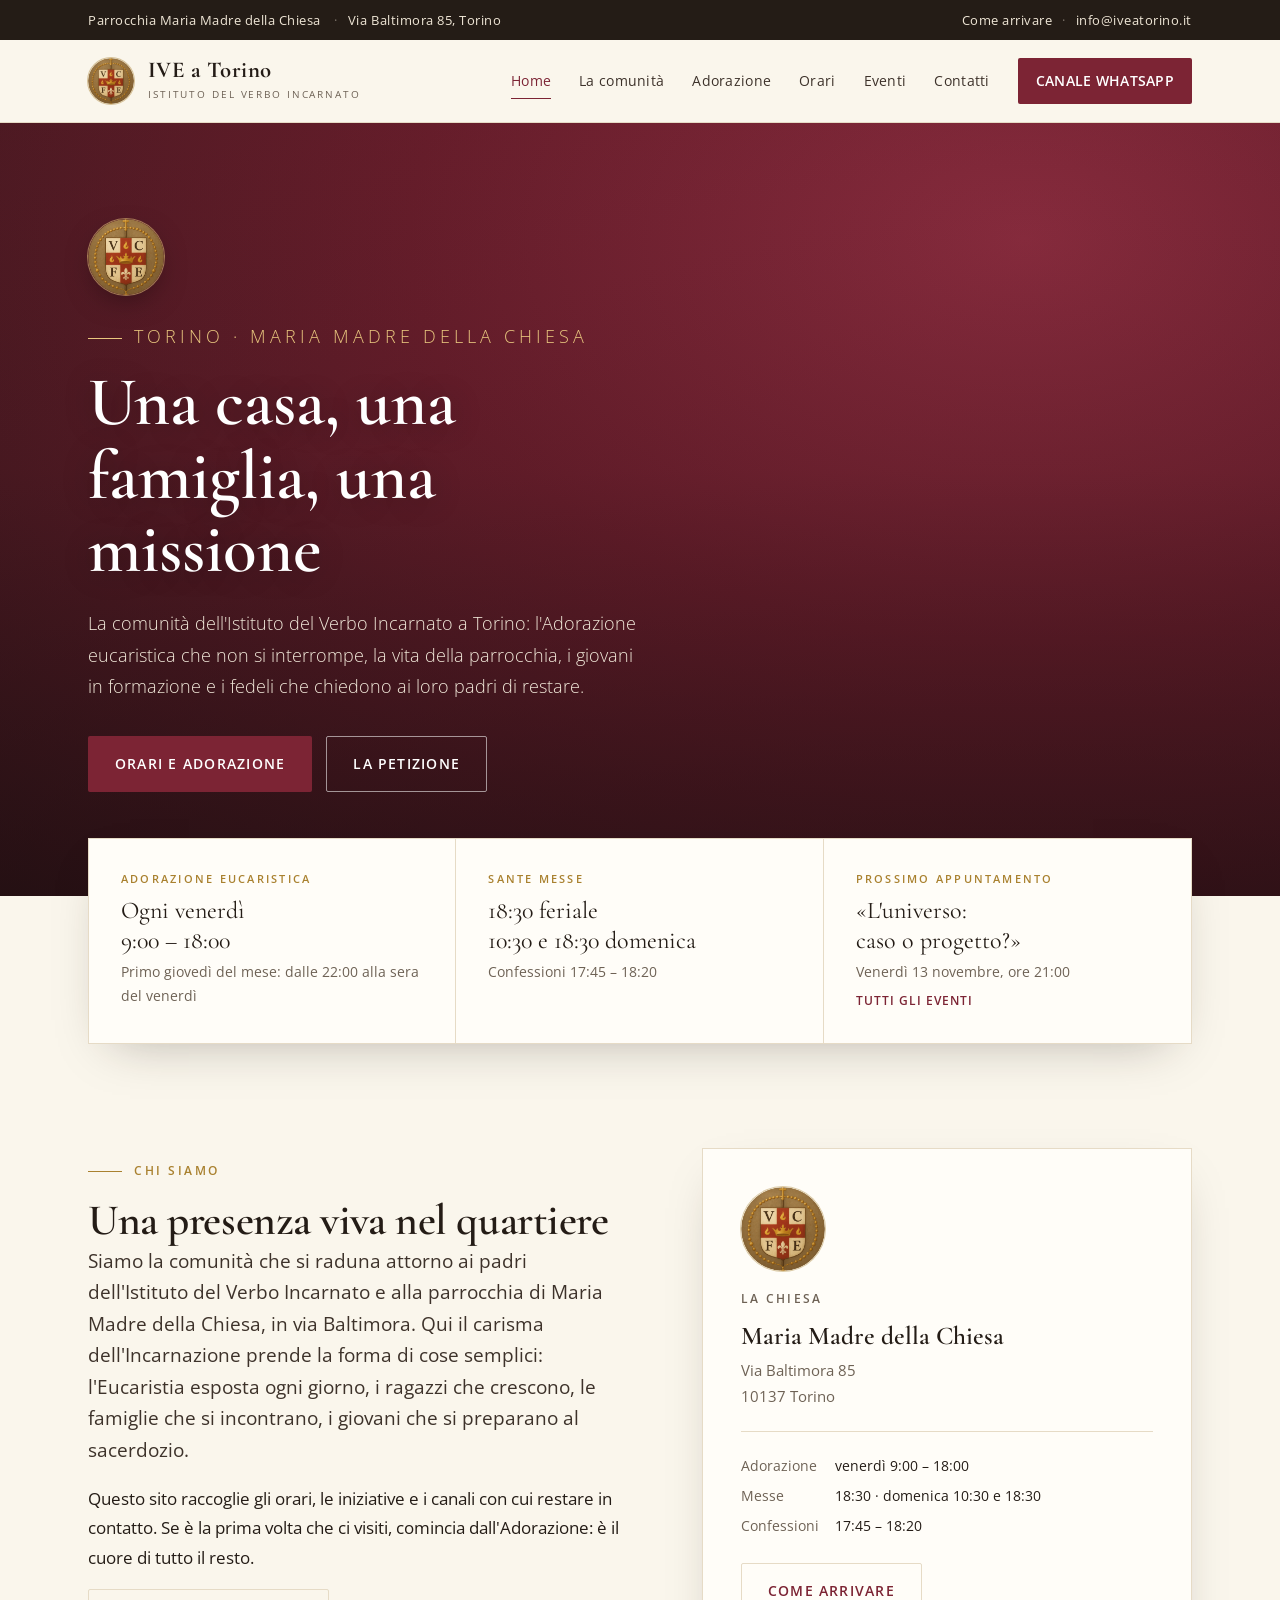
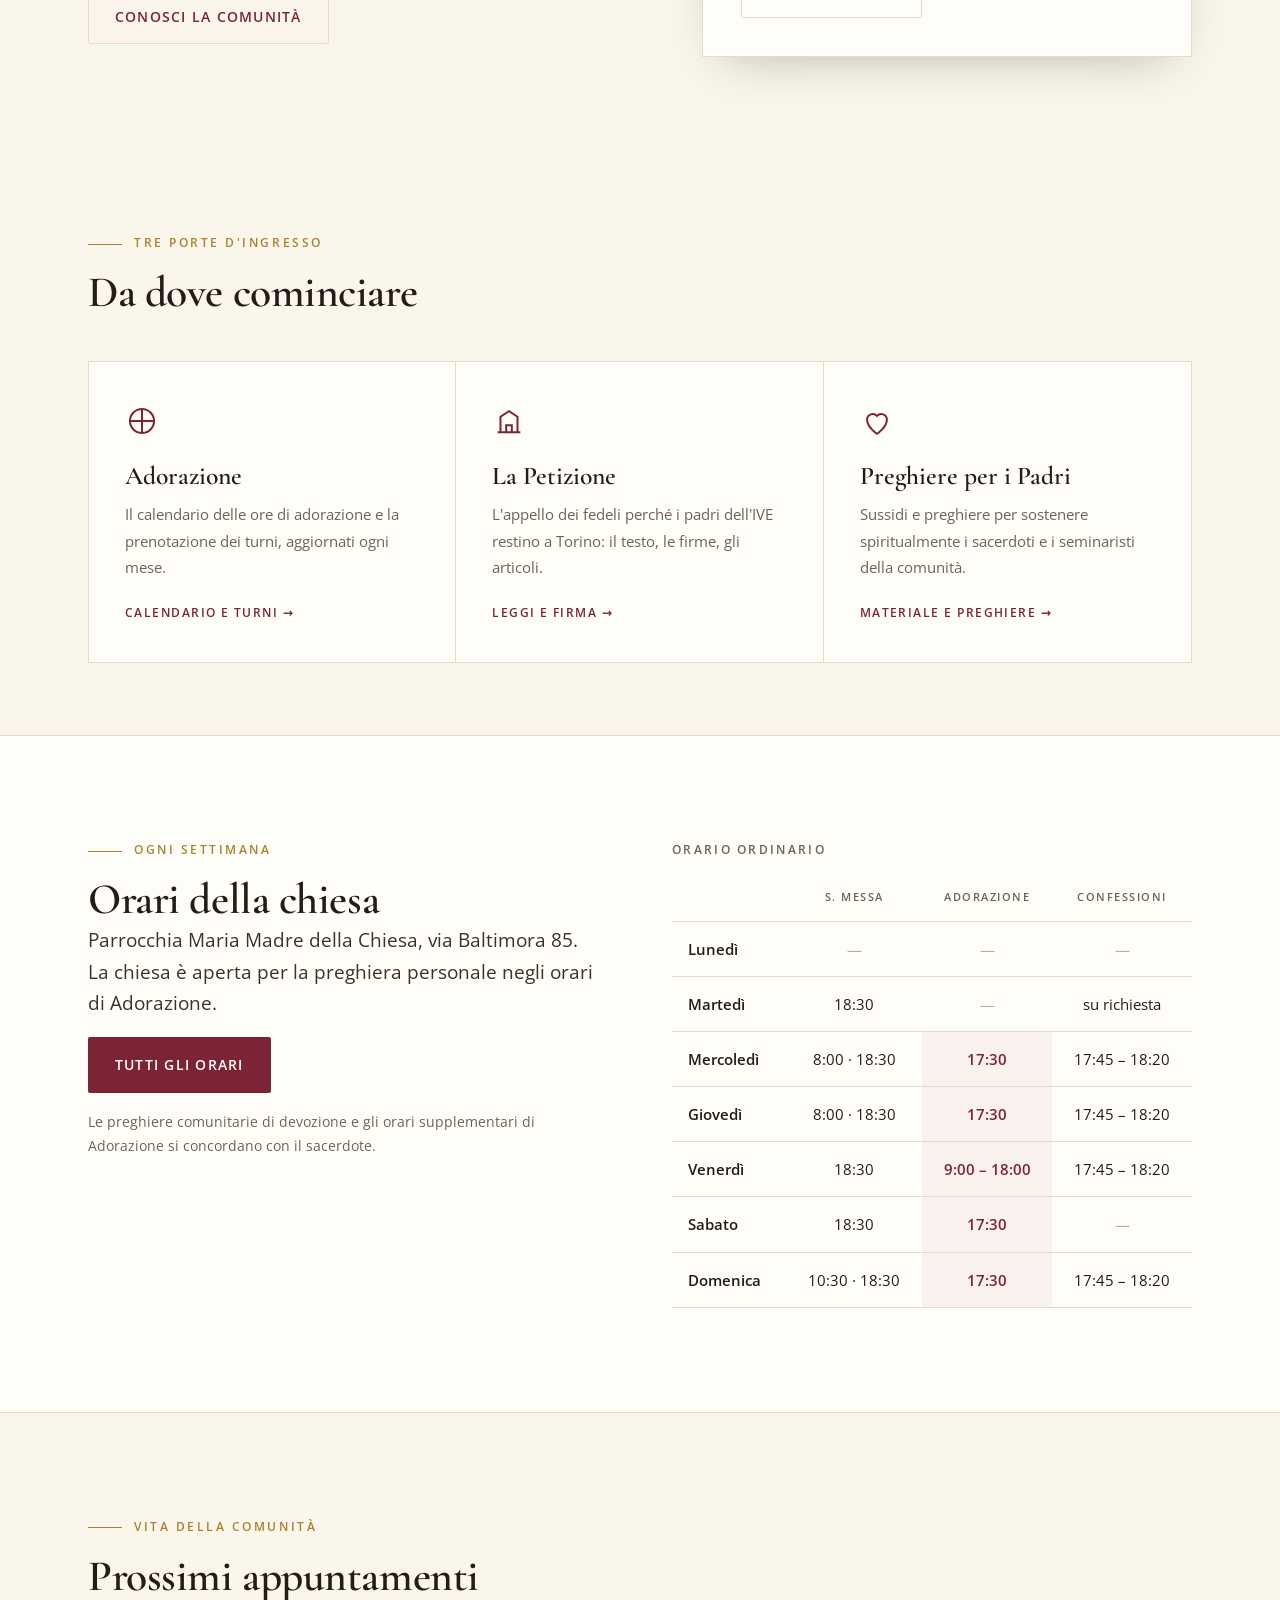
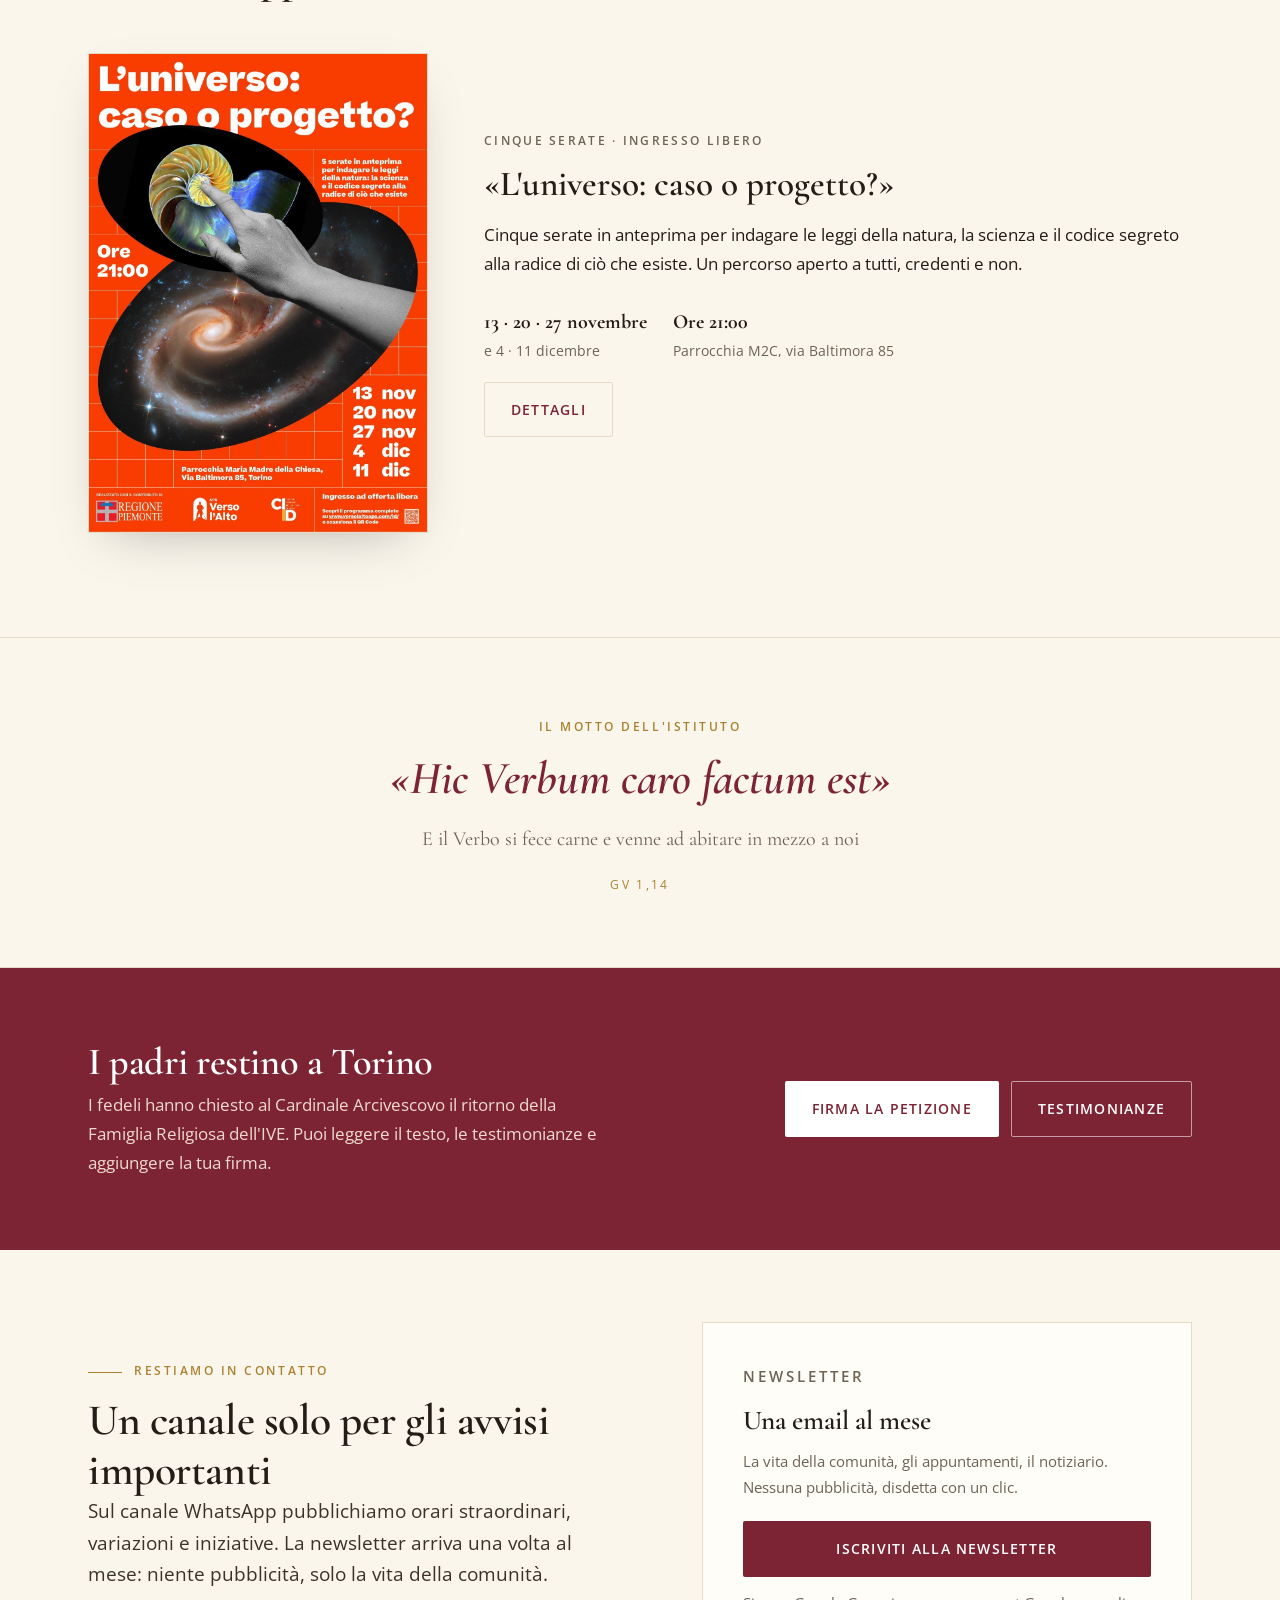
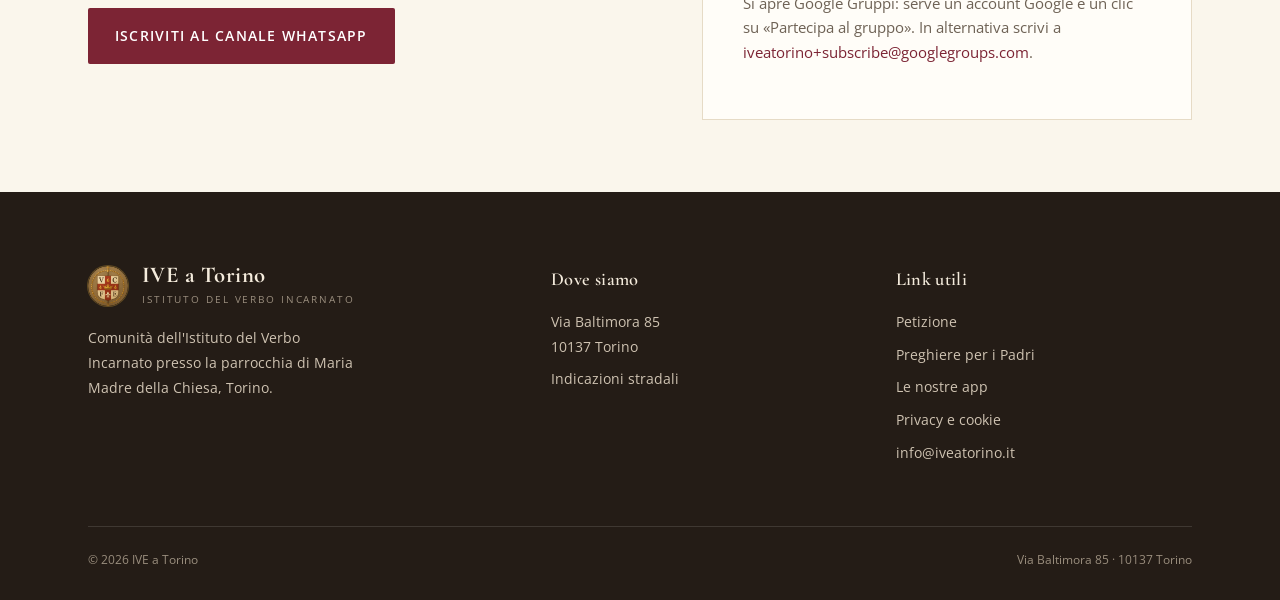
<file: index.html>
<!DOCTYPE html>
<html lang="it">
<head>
<meta charset="utf-8">
<meta name="viewport" content="width=device-width, initial-scale=1">
<title>IVE a Torino — Comunità dell'Istituto del Verbo Incarnato</title>
<meta name="description" content="La comunità dell'Istituto del Verbo Incarnato a Torino: Adorazione eucaristica, orari della parrocchia Maria Madre della Chiesa, eventi e contatti.">
<link rel="canonical" href="https://www.iveatorino.it/index.html">
<meta property="og:type" content="website">
<meta property="og:site_name" content="IVE a Torino">
<meta property="og:title" content="IVE a Torino — Comunità dell'Istituto del Verbo Incarnato">
<meta property="og:description" content="La comunità dell'Istituto del Verbo Incarnato a Torino: Adorazione eucaristica, orari della parrocchia Maria Madre della Chiesa, eventi e contatti.">
<meta property="og:image" content="https://www.iveatorino.it/assets/img/crest.png">
<meta name="theme-color" content="#7C2434">
<link rel="icon" href="assets/img/crest.png">
<link rel="preconnect" href="https://fonts.googleapis.com">
<link rel="preconnect" href="https://fonts.gstatic.com" crossorigin>
<link href="https://fonts.googleapis.com/css2?family=Cormorant+Garamond:wght@500;600;700&family=Open+Sans:wght@300;400;600&display=swap" rel="stylesheet">
<link rel="stylesheet" href="assets/css/style.css">
</head>
<body>
<a class="skip" href="#main">Salta al contenuto</a>
<div class="topbar">
  <div class="wrap">
    <div>Parrocchia Maria Madre della Chiesa <span class="dot">·</span><span class="hide-s">Via Baltimora 85, Torino</span></div>
    <div><a href="https://maps.google.com/?q=Via+Baltimora+85+10137+Torino" target="_blank" rel="noopener">Come arrivare</a><span class="dot">·</span><a href="mailto:info@iveatorino.it">info@iveatorino.it</a></div>
  </div>
</div>
<header>
  <div class="wrap nav">
    <a class="brand" href="index.html">
      <img src="assets/img/crest.png" alt="Stemma dell'Istituto del Verbo Incarnato">
      <span><b>IVE a Torino</b><small>Istituto del Verbo Incarnato</small></span>
    </a>
    <button class="burger" aria-label="Apri il menu" aria-expanded="false" onclick="const m=document.getElementById('menu');m.classList.toggle('open');this.setAttribute('aria-expanded',m.classList.contains('open'))">
      <span></span><span></span><span></span>
    </button>
    <nav class="links" id="menu">
      <a href="index.html" class="on">Home</a><a href="comunita.html">La comunità</a><a href="adorazione.html">Adorazione</a><a href="orari.html">Orari</a><a href="eventi.html">Eventi</a><a href="contatti.html">Contatti</a>
      <a class="cta" href="https://whatsapp.com/channel/0029Vb6V2S27Noa7Re3MLe0u">Canale WhatsApp</a>
    </nav>
  </div>
</header>
<main id="main">

<div class="hero" id="top">
  <div class="wrap">
    <img class="hero-crest" src="assets/img/crest.png" alt="Stemma dell'Istituto del Verbo Incarnato">
    <p class="eyebrow">Torino · Maria Madre della Chiesa</p>
    <h1>Una casa, una famiglia, una missione</h1>
    <p>La comunità dell'Istituto del Verbo Incarnato a Torino: l'Adorazione eucaristica che non si interrompe, la vita della parrocchia, i giovani in formazione e i fedeli che chiedono ai loro padri di restare.</p>
    <div class="actions">
      <a class="btn btn-primary" href="orari.html">Orari e Adorazione</a>
      <a class="btn btn-ghost" href="https://petizione.iveatorino.it/">La Petizione</a>
    </div>
  </div>
</div>

<div class="facts">
  <div class="wrap">
    <div class="card">
      <div class="fact">
        <div class="k">Adorazione eucaristica</div>
        <p class="v">Ogni venerdì<br>9:00 – 18:00</p>
        <div class="n">Primo giovedì del mese: dalle 22:00 alla sera del venerdì</div>
      </div>
      <div class="fact">
        <div class="k">Sante Messe</div>
        <p class="v">18:30 feriale<br>10:30 e 18:30 domenica</p>
        <div class="n">Confessioni 17:45 – 18:20</div>
      </div>
      <div class="fact">
        <div class="k">Prossimo appuntamento</div>
        <p class="v">«L'universo:<br>caso o progetto?»</p>
        <div class="n">Venerdì 13 novembre, ore 21:00</div>
        <a class="more" href="eventi.html">Tutti gli eventi</a>
      </div>
    </div>
  </div>
</div>

<section id="comunita">
  <div class="wrap split">
    <div>
      <p class="eyebrow">Chi siamo</p>
      <h2>Una presenza viva nel quartiere</h2>
      <p class="lead">Siamo la comunità che si raduna attorno ai padri dell'Istituto del Verbo Incarnato e alla parrocchia di Maria Madre della Chiesa, in via Baltimora. Qui il carisma dell'Incarnazione prende la forma di cose semplici: l'Eucaristia esposta ogni giorno, i ragazzi che crescono, le famiglie che si incontrano, i giovani che si preparano al sacerdozio.</p>
      <p>Questo sito raccoglie gli orari, le iniziative e i canali con cui restare in contatto. Se è la prima volta che ci visiti, comincia dall'Adorazione: è il cuore di tutto il resto.</p>
      <a class="btn btn-line" href="comunita.html">Conosci la comunità</a>
    </div>
    <aside class="identity">
      <img class="identity-mark" src="assets/img/crest.png" alt="Stemma dell'Istituto del Verbo Incarnato">
      <p class="kicker">La chiesa</p>
      <h3>Maria Madre della Chiesa</h3>
      <p class="addr">Via Baltimora 85<br>10137 Torino</p>
      <hr>
      <dl>
        <dt>Adorazione</dt><dd>venerdì 9:00 – 18:00</dd>
        <dt>Messe</dt><dd>18:30 · domenica 10:30 e 18:30</dd>
        <dt>Confessioni</dt><dd>17:45 – 18:20</dd>
      </dl>
      <a class="btn btn-line" href="contatti.html">Come arrivare</a>
    </aside>
  </div>
</section>

<section class="tight">
  <div class="wrap">
    <p class="eyebrow">Tre porte d'ingresso</p>
    <h2 style="margin-bottom:44px">Da dove cominciare</h2>
    <div class="doors">
      <a class="door" href="adorazione.html">
        <svg viewBox="0 0 24 24" aria-hidden="true"><circle cx="12" cy="12" r="8.5"/><path d="M12 3.5v17M3.5 12h17"/></svg>
        <h3>Adorazione</h3>
        <p>Il calendario delle ore di adorazione e la prenotazione dei turni, aggiornati ogni mese.</p>
        <span class="go">Calendario e turni</span>
      </a>
      <a class="door" href="https://petizione.iveatorino.it/">
        <svg viewBox="0 0 24 24" aria-hidden="true"><path d="M4 20h16M6 20V9l6-4 6 4v11"/><path d="M10 20v-5h4v5"/></svg>
        <h3>La Petizione</h3>
        <p>L'appello dei fedeli perché i padri dell'IVE restino a Torino: il testo, le firme, gli articoli.</p>
        <span class="go">Leggi e firma</span>
      </a>
      <a class="door" href="https://preghiere.iveatorino.it/">
        <svg viewBox="0 0 24 24" aria-hidden="true"><path d="M12 21s-7-4.4-7-10a4 4 0 0 1 7-2.6A4 4 0 0 1 19 11c0 5.6-7 10-7 10z"/></svg>
        <h3>Preghiere per i Padri</h3>
        <p>Sussidi e preghiere per sostenere spiritualmente i sacerdoti e i seminaristi della comunità.</p>
        <span class="go">Materiale e preghiere</span>
      </a>
    </div>
  </div>
</section>

<section class="hours">
  <div class="wrap split" style="align-items:start">
    <div>
      <p class="eyebrow">Ogni settimana</p>
      <h2>Orari della chiesa</h2>
      <p class="lead">Parrocchia Maria Madre della Chiesa, via Baltimora 85. La chiesa è aperta per la preghiera personale negli orari di Adorazione.</p>
      <p><a class="btn btn-primary" href="orari.html">Tutti gli orari</a></p>
      <p class="note">Le preghiere comunitarie di devozione e gli orari supplementari di Adorazione si concordano con il sacerdote.</p>
    </div>
    <div>
      <table class="sched">
        <caption class="kicker">Orario ordinario</caption>
        <thead><tr><th></th><th>S. Messa</th><th>Adorazione</th><th>Confessioni</th></tr></thead>
        <tbody>
          <tr><td>Lunedì</td><td class="off">—</td><td class="off">—</td><td class="off">—</td></tr>
          <tr><td>Martedì</td><td>18:30</td><td class="off">—</td><td>su richiesta</td></tr>
          <tr><td>Mercoledì</td><td>8:00 · 18:30</td><td class="ad">17:30</td><td>17:45 – 18:20</td></tr>
          <tr><td>Giovedì</td><td>8:00 · 18:30</td><td class="ad">17:30</td><td>17:45 – 18:20</td></tr>
          <tr><td>Venerdì</td><td>18:30</td><td class="ad">9:00 – 18:00</td><td>17:45 – 18:20</td></tr>
          <tr><td>Sabato</td><td>18:30</td><td class="ad">17:30</td><td class="off">—</td></tr>
          <tr><td>Domenica</td><td>10:30 · 18:30</td><td class="ad">17:30</td><td>17:45 – 18:20</td></tr>
        </tbody>
      </table>
      <p class="scrollhint">Scorri per vedere tutte le colonne →</p>
    </div>
  </div>
</section>

<section id="eventi">
  <div class="wrap">
    <p class="eyebrow">Vita della comunità</p>
    <h2 style="margin-bottom:52px">Prossimi appuntamenti</h2>
    <div class="event">
      <img src="assets/img/evento.jpg" alt="Locandina dell'incontro «L'universo: caso o progetto?»">
      <div>
        <p class="kicker">Cinque serate · Ingresso libero</p>
        <h3>«L'universo: caso o progetto?»</h3>
        <p>Cinque serate in anteprima per indagare le leggi della natura, la scienza e il codice segreto alla radice di ciò che esiste. Un percorso aperto a tutti, credenti e non.</p>
        <div class="when">
          <div><b>13 · 20 · 27 novembre</b>e 4 · 11 dicembre</div>
          <div><b>Ore 21:00</b>Parrocchia M2C, via Baltimora 85</div>
        </div>
        <p style="margin-top:18px"><a class="btn btn-line" href="eventi.html">Dettagli</a></p>
      </div>
    </div>
  </div>
</section>

<section class="quote tight">
  <div class="wrap">
    <p class="eyebrow" style="text-align:center">Il motto dell'Istituto</p>
    <blockquote>«Hic Verbum caro factum est»</blockquote>
    <p class="motto-it">E il Verbo si fece carne e venne ad abitare in mezzo a noi</p>
    <cite>Gv 1,14</cite>
  </div>
</section>

<section class="band tight" id="petizione">
  <div class="wrap">
    <div>
      <h2>I padri restino a Torino</h2>
      <p>I fedeli hanno chiesto al Cardinale Arcivescovo il ritorno della Famiglia Religiosa dell'IVE. Puoi leggere il testo, le testimonianze e aggiungere la tua firma.</p>
    </div>
    <div class="actions">
      <a class="btn btn-white" href="https://petizione.iveatorino.it/">Firma la petizione</a>
      <a class="btn btn-ghost" href="https://petizione.iveatorino.it/testimonianze">Testimonianze</a>
    </div>
  </div>
</section>

<section class="tight" id="contatti">
  <div class="wrap split">
    <div>
      <p class="eyebrow">Restiamo in contatto</p>
      <h2>Un canale solo per gli avvisi importanti</h2>
      <p class="lead">Sul canale WhatsApp pubblichiamo orari straordinari, variazioni e iniziative. La newsletter arriva una volta al mese: niente pubblicità, solo la vita della comunità.</p>
      <p><a href="https://whatsapp.com/channel/0029Vb6V2S27Noa7Re3MLe0u" class="btn btn-primary">Iscriviti al canale WhatsApp</a></p>
    </div>
    <div class="cardpanel">
      <p class="kicker">Newsletter</p>
      <h3>Una email al mese</h3>
      <p>La vita della comunità, gli appuntamenti, il notiziario. Nessuna pubblicità, disdetta con un clic.</p>
      <a class="btn btn-primary" style="width:100%;justify-content:center;margin-top:6px" href="https://groups.google.com/g/iveatorino" target="_blank" rel="noopener">Iscriviti alla newsletter</a>
      <p class="fine">Si apre Google Gruppi: serve un account Google e un clic su «Partecipa al gruppo». In alternativa scrivi a <a href="mailto:iveatorino+subscribe@googlegroups.com?subject=Iscrizione%20newsletter">iveatorino+subscribe@googlegroups.com</a>.</p>
    </div>
  </div>
</section>

</main>
<footer>
  <div class="wrap">
    <div class="cols">
      <div>
        <a class="brand" href="index.html">
          <img src="assets/img/crest.png" alt="" style="width:40px;height:40px">
          <span><b>IVE a Torino</b><small>Istituto del Verbo Incarnato</small></span>
        </a>
        <p style="margin-top:18px;max-width:34ch">Comunità dell'Istituto del Verbo Incarnato presso la parrocchia di Maria Madre della Chiesa, Torino.</p>
      </div>
      <div>
        <h4>Dove siamo</h4>
        <ul>
          <li>Via Baltimora 85<br>10137 Torino</li>
          <li><a href="https://maps.google.com/?q=Via+Baltimora+85+10137+Torino" target="_blank" rel="noopener">Indicazioni stradali</a></li>
        </ul>
      </div>
      <div>
        <h4>Link utili</h4>
        <ul>
          <li><a href="https://petizione.iveatorino.it/">Petizione</a></li>
          <li><a href="https://preghiere.iveatorino.it/">Preghiere per i Padri</a></li>
          <li><a href="https://app.regeomaria.net">Le nostre app</a></li>
          <li><a href="privacy.html">Privacy e cookie</a></li>
          <li><a href="mailto:info@iveatorino.it">info@iveatorino.it</a></li>
        </ul>
      </div>
    </div>
    <div class="bottom">
      <div>© 2026 IVE a Torino</div>
      <div>Via Baltimora 85 · 10137 Torino</div>
    </div>
  </div>
</footer>
</body>
</html>
</file>
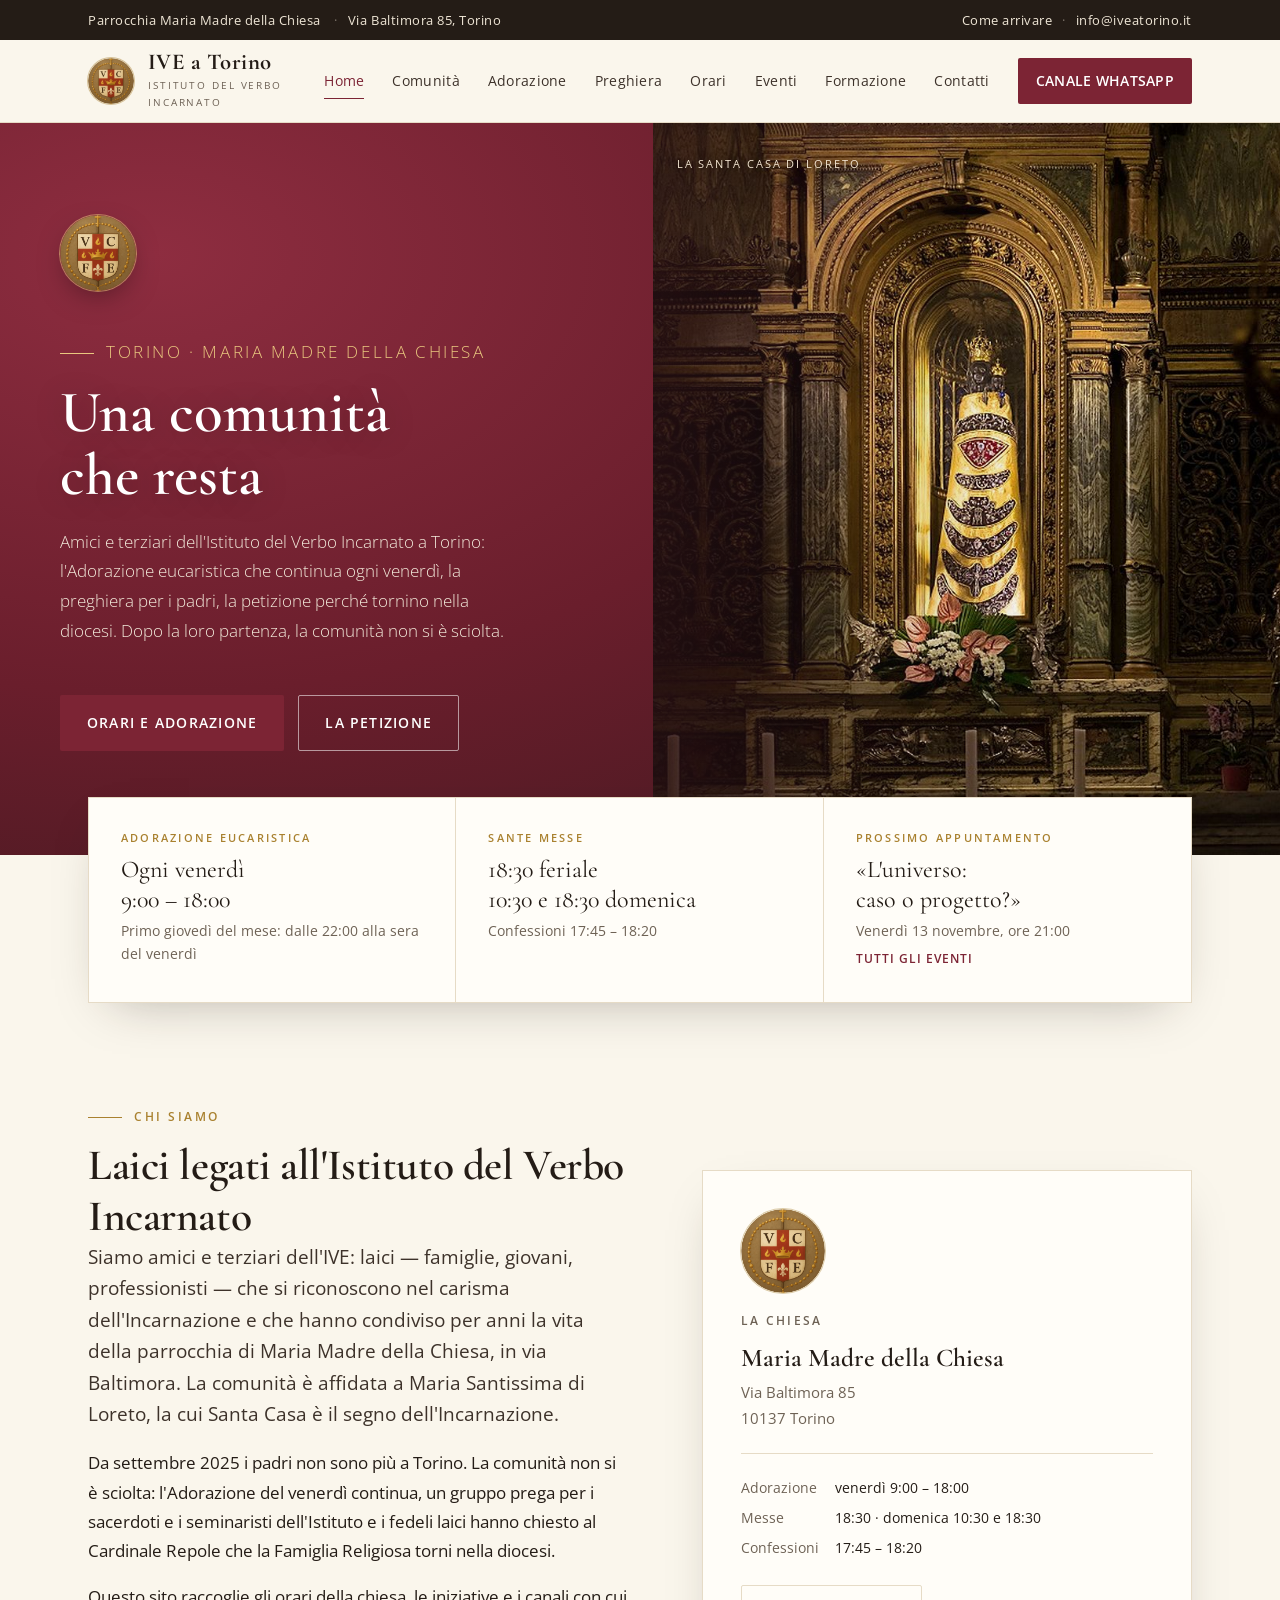
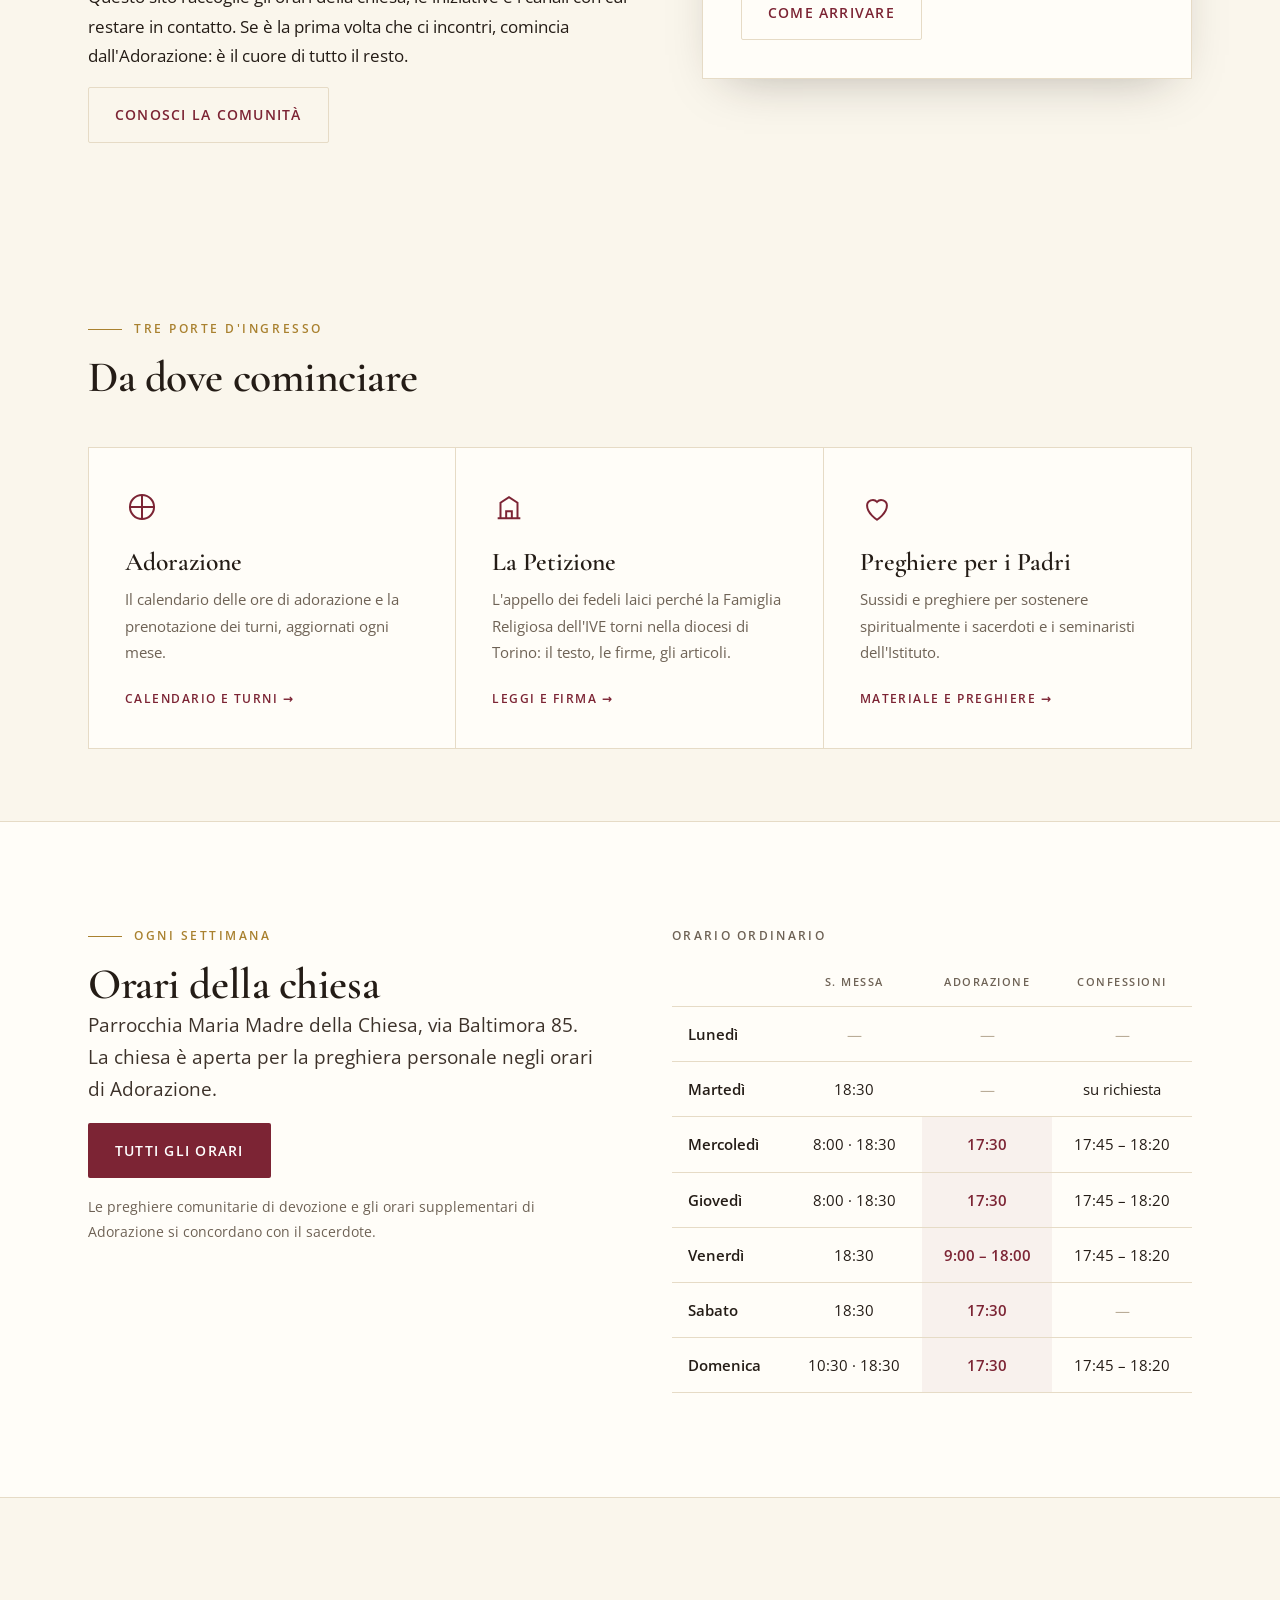
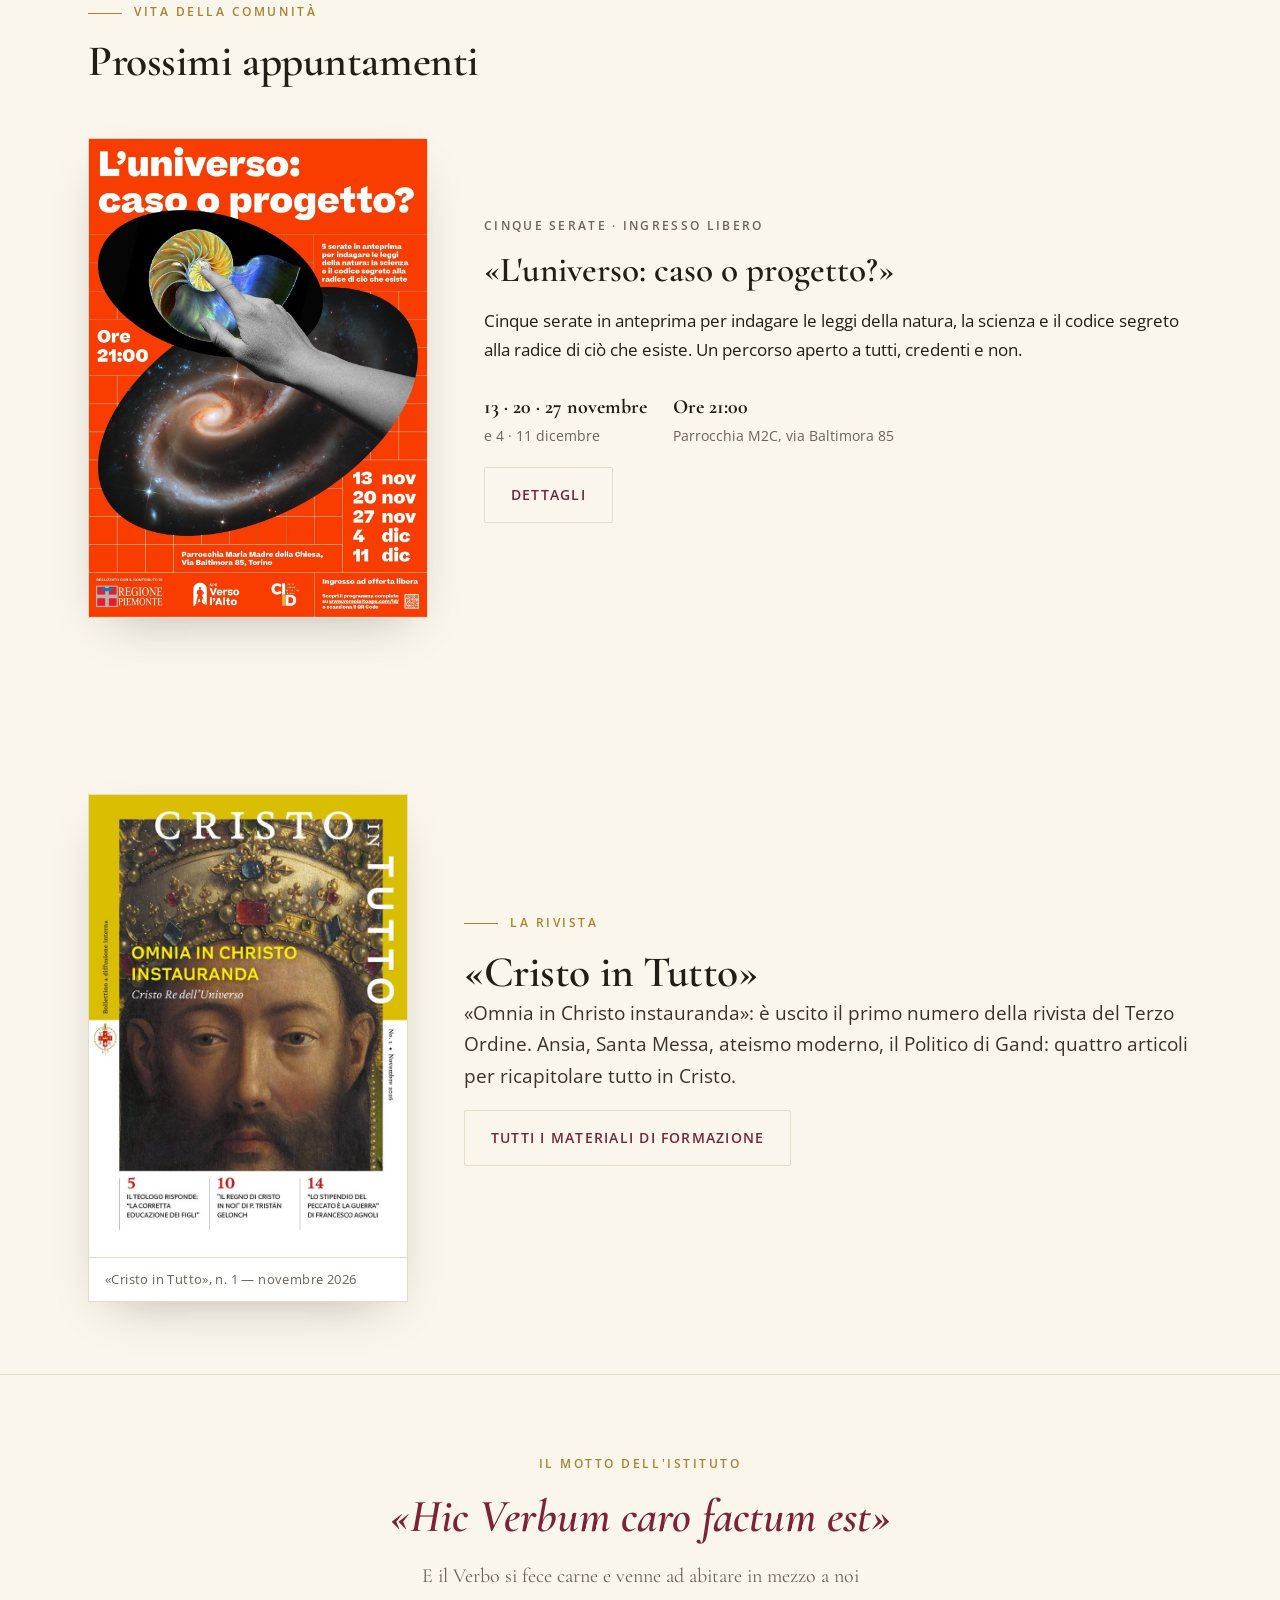
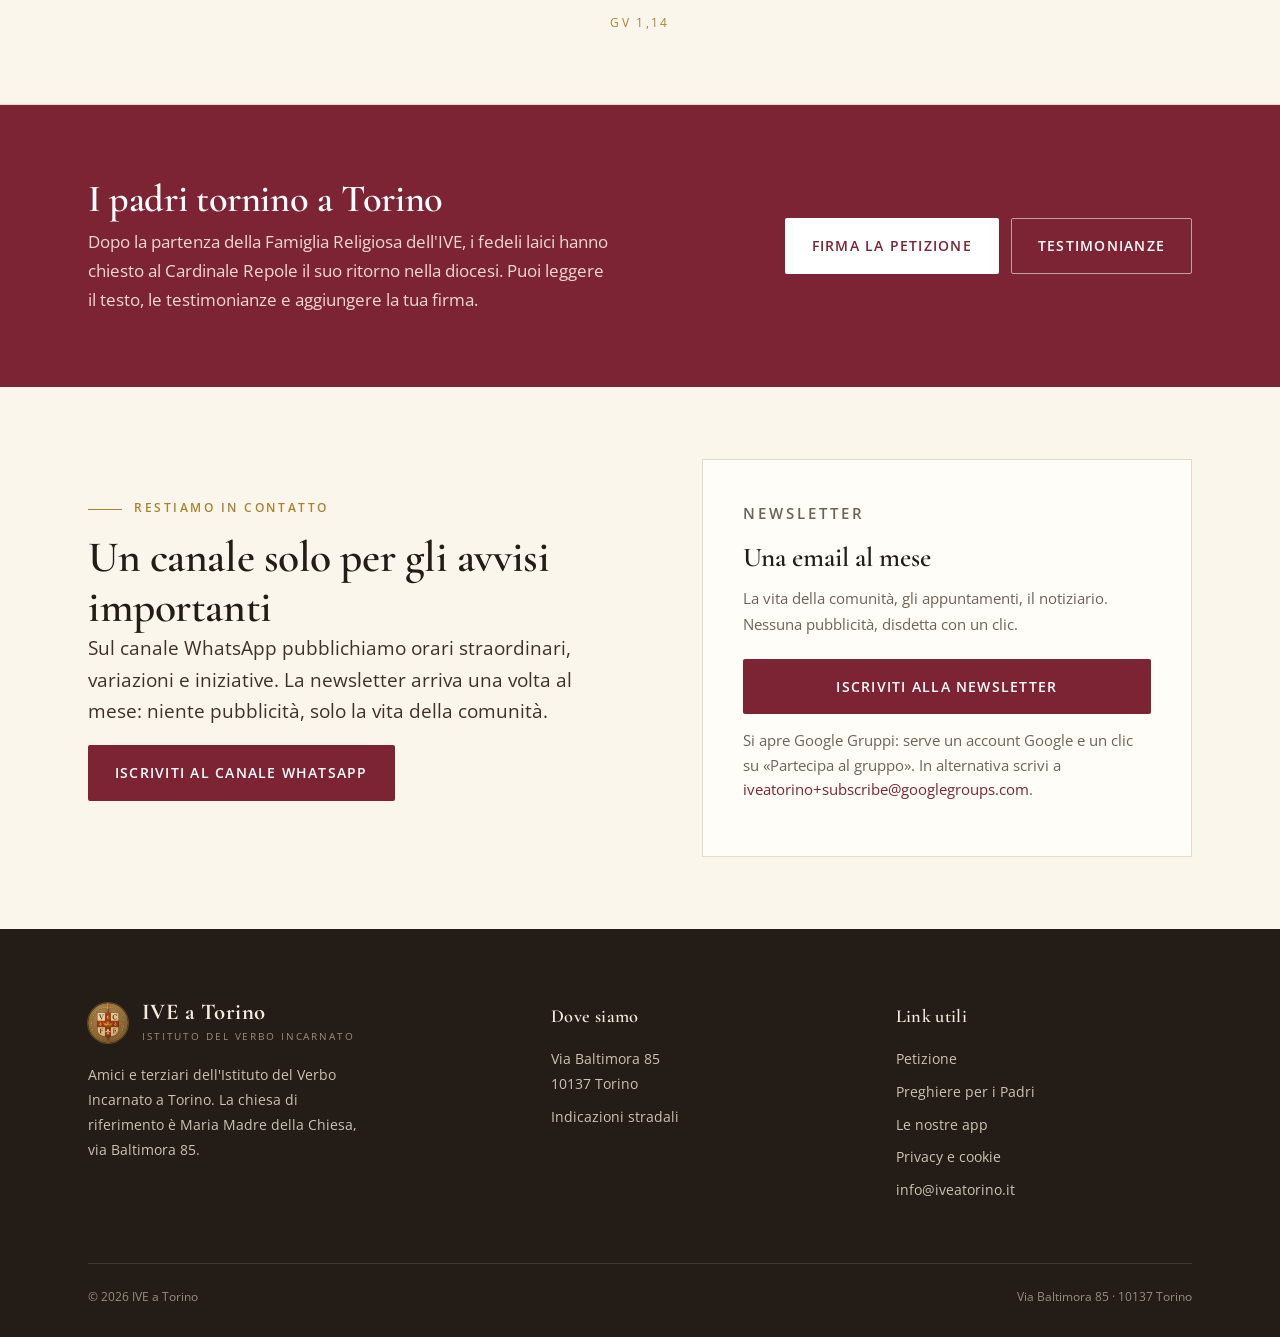
<file: docs/index.html>
<!DOCTYPE html>
<html lang="it">
<head>
<meta charset="utf-8">
<meta name="viewport" content="width=device-width, initial-scale=1">
<title>IVE a Torino — Amici e terziari dell'Istituto del Verbo Incarnato</title>
<meta name="description" content="La comunità laicale di amici e terziari dell'Istituto del Verbo Incarnato a Torino: Adorazione eucaristica, orari della chiesa di Maria Madre della Chiesa, petizione per il ritorno dei padri.">
<link rel="canonical" href="https://www.iveatorino.it/index.html">
<meta property="og:type" content="website">
<meta property="og:site_name" content="IVE a Torino">
<meta property="og:title" content="IVE a Torino — Amici e terziari dell'Istituto del Verbo Incarnato">
<meta property="og:description" content="La comunità laicale di amici e terziari dell'Istituto del Verbo Incarnato a Torino: Adorazione eucaristica, orari della chiesa di Maria Madre della Chiesa, petizione per il ritorno dei padri.">
<meta property="og:image" content="https://www.iveatorino.it/assets/img/crest.png">
<meta name="theme-color" content="#7C2434">
<link rel="icon" href="assets/img/crest.png">
<link rel="preconnect" href="https://fonts.googleapis.com">
<link rel="preconnect" href="https://fonts.gstatic.com" crossorigin>
<link href="https://fonts.googleapis.com/css2?family=Cormorant+Garamond:wght@500;600;700&family=Open+Sans:wght@300;400;600&display=swap" rel="stylesheet">
<link rel="stylesheet" href="assets/css/style.css">
</head>
<body>
<a class="skip" href="#main">Salta al contenuto</a>
<div class="topbar">
  <div class="wrap">
    <div>Parrocchia Maria Madre della Chiesa <span class="dot">·</span><span class="hide-s">Via Baltimora 85, Torino</span></div>
    <div><a href="https://maps.google.com/?q=Via+Baltimora+85+10137+Torino" target="_blank" rel="noopener">Come arrivare</a><span class="dot">·</span><a href="mailto:info@iveatorino.it">info@iveatorino.it</a></div>
  </div>
</div>
<header>
  <div class="wrap nav">
    <a class="brand" href="index.html">
      <img src="assets/img/crest.png" alt="Stemma dell'Istituto del Verbo Incarnato">
      <span><b>IVE a Torino</b><small>Istituto del Verbo Incarnato</small></span>
    </a>
    <button class="burger" aria-label="Apri il menu" aria-expanded="false" onclick="const m=document.getElementById('menu');m.classList.toggle('open');this.setAttribute('aria-expanded',m.classList.contains('open'))">
      <span></span><span></span><span></span>
    </button>
    <nav class="links" id="menu">
      <a href="index.html" class="on">Home</a><a href="comunita.html">Comunità</a><a href="adorazione.html">Adorazione</a><a href="preghiera.html">Preghiera</a><a href="orari.html">Orari</a><a href="eventi.html">Eventi</a><a href="formazione.html">Formazione</a><a href="contatti.html">Contatti</a>
      <a class="cta" href="https://whatsapp.com/channel/0029Vb6V2S27Noa7Re3MLe0u">Canale WhatsApp</a>
    </nav>
  </div>
</header>
<main id="main">

<div class="hero" id="top">
  <div class="hero-copy">
    <img class="hero-crest" src="assets/img/crest.png" alt="Stemma dell'Istituto del Verbo Incarnato">
    <p class="eyebrow">Torino · Maria Madre della Chiesa</p>
    <h1>Una comunità che resta</h1>
    <p>Amici e terziari dell'Istituto del Verbo Incarnato a Torino: l'Adorazione eucaristica che continua ogni venerdì, la preghiera per i padri, la petizione perché tornino nella diocesi. Dopo la loro partenza, la comunità non si è sciolta.</p>
    <div class="actions">
      <a class="btn btn-primary" href="orari.html">Orari e Adorazione</a>
      <a class="btn btn-ghost" href="https://petizione.iveatorino.it/">La Petizione</a>
    </div>
  </div>
  <figure class="hero-photo">
    <img src="assets/img/loreto.jpg" alt="La Santa Casa di Loreto: l'altare con l'immagine della Madonna e l'iscrizione «Hic Verbum caro factum est»">
    <figcaption>La Santa Casa di Loreto</figcaption>
  </figure>
</div>

<div class="facts">
  <div class="wrap">
    <div class="card">
      <div class="fact">
        <div class="k">Adorazione eucaristica</div>
        <p class="v">Ogni venerdì<br>9:00 – 18:00</p>
        <div class="n">Primo giovedì del mese: dalle 22:00 alla sera del venerdì</div>
      </div>
      <div class="fact">
        <div class="k">Sante Messe</div>
        <p class="v">18:30 feriale<br>10:30 e 18:30 domenica</p>
        <div class="n">Confessioni 17:45 – 18:20</div>
      </div>
      <div class="fact">
        <div class="k">Prossimo appuntamento</div>
        <p class="v">«L'universo:<br>caso o progetto?»</p>
        <div class="n">Venerdì 13 novembre, ore 21:00</div>
        <a class="more" href="eventi.html">Tutti gli eventi</a>
      </div>
    </div>
  </div>
</div>

<section id="comunita">
  <div class="wrap split">
    <div>
      <p class="eyebrow">Chi siamo</p>
      <h2>Laici legati all'Istituto del Verbo Incarnato</h2>
      <p class="lead">Siamo amici e terziari dell'IVE: laici — famiglie, giovani, professionisti — che si riconoscono nel carisma dell'Incarnazione e che hanno condiviso per anni la vita della parrocchia di Maria Madre della Chiesa, in via Baltimora. La comunità è affidata a Maria Santissima di Loreto, la cui Santa Casa è il segno dell'Incarnazione.</p>
      <p>Da settembre 2025 i padri non sono più a Torino. La comunità non si è sciolta: l'Adorazione del venerdì continua, un gruppo prega per i sacerdoti e i seminaristi dell'Istituto e i fedeli laici hanno chiesto al Cardinale Repole che la Famiglia Religiosa torni nella diocesi.</p>
      <p>Questo sito raccoglie gli orari della chiesa, le iniziative e i canali con cui restare in contatto. Se è la prima volta che ci incontri, comincia dall'Adorazione: è il cuore di tutto il resto.</p>
      <a class="btn btn-line" href="comunita.html">Conosci la comunità</a>
    </div>
    <aside class="identity">
      <img class="identity-mark" src="assets/img/crest.png" alt="Stemma dell'Istituto del Verbo Incarnato">
      <p class="kicker">La chiesa</p>
      <h3>Maria Madre della Chiesa</h3>
      <p class="addr">Via Baltimora 85<br>10137 Torino</p>
      <hr>
      <dl>
        <dt>Adorazione</dt><dd>venerdì 9:00 – 18:00</dd>
        <dt>Messe</dt><dd>18:30 · domenica 10:30 e 18:30</dd>
        <dt>Confessioni</dt><dd>17:45 – 18:20</dd>
      </dl>
      <a class="btn btn-line" href="contatti.html">Come arrivare</a>
    </aside>
  </div>
</section>

<section class="tight">
  <div class="wrap">
    <p class="eyebrow">Tre porte d'ingresso</p>
    <h2 style="margin-bottom:44px">Da dove cominciare</h2>
    <div class="doors">
      <a class="door" href="adorazione.html">
        <svg viewBox="0 0 24 24" aria-hidden="true"><circle cx="12" cy="12" r="8.5"/><path d="M12 3.5v17M3.5 12h17"/></svg>
        <h3>Adorazione</h3>
        <p>Il calendario delle ore di adorazione e la prenotazione dei turni, aggiornati ogni mese.</p>
        <span class="go">Calendario e turni</span>
      </a>
      <a class="door" href="https://petizione.iveatorino.it/">
        <svg viewBox="0 0 24 24" aria-hidden="true"><path d="M4 20h16M6 20V9l6-4 6 4v11"/><path d="M10 20v-5h4v5"/></svg>
        <h3>La Petizione</h3>
        <p>L'appello dei fedeli laici perché la Famiglia Religiosa dell'IVE torni nella diocesi di Torino: il testo, le firme, gli articoli.</p>
        <span class="go">Leggi e firma</span>
      </a>
      <a class="door" href="https://preghiere.iveatorino.it/">
        <svg viewBox="0 0 24 24" aria-hidden="true"><path d="M12 21s-7-4.4-7-10a4 4 0 0 1 7-2.6A4 4 0 0 1 19 11c0 5.6-7 10-7 10z"/></svg>
        <h3>Preghiere per i Padri</h3>
        <p>Sussidi e preghiere per sostenere spiritualmente i sacerdoti e i seminaristi dell'Istituto.</p>
        <span class="go">Materiale e preghiere</span>
      </a>
    </div>
  </div>
</section>

<section class="hours">
  <div class="wrap split" style="align-items:start">
    <div>
      <p class="eyebrow">Ogni settimana</p>
      <h2>Orari della chiesa</h2>
      <p class="lead">Parrocchia Maria Madre della Chiesa, via Baltimora 85. La chiesa è aperta per la preghiera personale negli orari di Adorazione.</p>
      <p><a class="btn btn-primary" href="orari.html">Tutti gli orari</a></p>
      <p class="note">Le preghiere comunitarie di devozione e gli orari supplementari di Adorazione si concordano con il sacerdote.</p>
    </div>
    <div>
      <table class="sched">
        <caption class="kicker">Orario ordinario</caption>
        <thead><tr><th></th><th>S. Messa</th><th>Adorazione</th><th>Confessioni</th></tr></thead>
        <tbody>
          <tr><td>Lunedì</td><td class="off">—</td><td class="off">—</td><td class="off">—</td></tr>
          <tr><td>Martedì</td><td>18:30</td><td class="off">—</td><td>su richiesta</td></tr>
          <tr><td>Mercoledì</td><td>8:00 · 18:30</td><td class="ad">17:30</td><td>17:45 – 18:20</td></tr>
          <tr><td>Giovedì</td><td>8:00 · 18:30</td><td class="ad">17:30</td><td>17:45 – 18:20</td></tr>
          <tr><td>Venerdì</td><td>18:30</td><td class="ad">9:00 – 18:00</td><td>17:45 – 18:20</td></tr>
          <tr><td>Sabato</td><td>18:30</td><td class="ad">17:30</td><td class="off">—</td></tr>
          <tr><td>Domenica</td><td>10:30 · 18:30</td><td class="ad">17:30</td><td>17:45 – 18:20</td></tr>
        </tbody>
      </table>
      <p class="scrollhint">Scorri per vedere tutte le colonne →</p>
    </div>
  </div>
</section>

<section id="eventi">
  <div class="wrap">
    <p class="eyebrow">Vita della comunità</p>
    <h2 style="margin-bottom:52px">Prossimi appuntamenti</h2>
    <div class="event">
      <img src="assets/img/evento.jpg" alt="Locandina dell'incontro «L'universo: caso o progetto?»">
      <div>
        <p class="kicker">Cinque serate · Ingresso libero</p>
        <h3>«L'universo: caso o progetto?»</h3>
        <p>Cinque serate in anteprima per indagare le leggi della natura, la scienza e il codice segreto alla radice di ciò che esiste. Un percorso aperto a tutti, credenti e non.</p>
        <div class="when">
          <div><b>13 · 20 · 27 novembre</b>e 4 · 11 dicembre</div>
          <div><b>Ore 21:00</b>Parrocchia M2C, via Baltimora 85</div>
        </div>
        <p style="margin-top:18px"><a class="btn btn-line" href="eventi.html">Dettagli</a></p>
      </div>
    </div>
  </div>
</section>

<section class="tight" id="rivista">
  <div class="wrap rivista">
    <figure class="poster" style="max-width:320px">
      <img src="assets/img/rivista-cristo-in-tutto.jpg" alt="Copertina del primo numero della rivista «Cristo in Tutto», novembre 2026">
      <figcaption>«Cristo in Tutto», n. 1 — novembre 2026</figcaption>
    </figure>
    <div>
      <p class="eyebrow">La rivista</p>
      <h2>«Cristo in Tutto»</h2>
      <p class="lead">«Omnia in Christo instauranda»: è uscito il primo numero della rivista del Terzo Ordine. Ansia, Santa Messa, ateismo moderno, il Politico di Gand: quattro articoli per ricapitolare tutto in Cristo.</p>
      <p><a class="btn btn-line" href="formazione.html">Tutti i materiali di formazione</a></p>
    </div>
  </div>
</section>

<section class="quote tight">
  <div class="wrap">
    <p class="eyebrow" style="text-align:center">Il motto dell'Istituto</p>
    <blockquote>«Hic Verbum caro factum est»</blockquote>
    <p class="motto-it">E il Verbo si fece carne e venne ad abitare in mezzo a noi</p>
    <cite>Gv 1,14</cite>
  </div>
</section>

<section class="band tight" id="petizione">
  <div class="wrap">
    <div>
      <h2>I padri tornino a Torino</h2>
      <p>Dopo la partenza della Famiglia Religiosa dell'IVE, i fedeli laici hanno chiesto al Cardinale Repole il suo ritorno nella diocesi. Puoi leggere il testo, le testimonianze e aggiungere la tua firma.</p>
    </div>
    <div class="actions">
      <a class="btn btn-white" href="https://petizione.iveatorino.it/">Firma la petizione</a>
      <a class="btn btn-ghost" href="https://petizione.iveatorino.it/testimonianze">Testimonianze</a>
    </div>
  </div>
</section>

<section class="tight" id="contatti">
  <div class="wrap split">
    <div>
      <p class="eyebrow">Restiamo in contatto</p>
      <h2>Un canale solo per gli avvisi importanti</h2>
      <p class="lead">Sul canale WhatsApp pubblichiamo orari straordinari, variazioni e iniziative. La newsletter arriva una volta al mese: niente pubblicità, solo la vita della comunità.</p>
      <p><a href="https://whatsapp.com/channel/0029Vb6V2S27Noa7Re3MLe0u" class="btn btn-primary">Iscriviti al canale WhatsApp</a></p>
    </div>
    <div class="cardpanel">
      <p class="kicker">Newsletter</p>
      <h3>Una email al mese</h3>
      <p>La vita della comunità, gli appuntamenti, il notiziario. Nessuna pubblicità, disdetta con un clic.</p>
      <a class="btn btn-primary" style="width:100%;justify-content:center;margin-top:6px" href="https://groups.google.com/g/iveatorino" target="_blank" rel="noopener">Iscriviti alla newsletter</a>
      <p class="fine">Si apre Google Gruppi: serve un account Google e un clic su «Partecipa al gruppo». In alternativa scrivi a <a href="mailto:iveatorino+subscribe@googlegroups.com?subject=Iscrizione%20newsletter">iveatorino+subscribe@googlegroups.com</a>.</p>
    </div>
  </div>
</section>

</main>
<footer>
  <div class="wrap">
    <div class="cols">
      <div>
        <a class="brand" href="index.html">
          <img src="assets/img/crest.png" alt="" style="width:40px;height:40px">
          <span><b>IVE a Torino</b><small>Istituto del Verbo Incarnato</small></span>
        </a>
        <p style="margin-top:18px;max-width:34ch">Amici e terziari dell'Istituto del Verbo Incarnato a Torino. La chiesa di riferimento è Maria Madre della Chiesa, via Baltimora 85.</p>
      </div>
      <div>
        <h4>Dove siamo</h4>
        <ul>
          <li>Via Baltimora 85<br>10137 Torino</li>
          <li><a href="https://maps.google.com/?q=Via+Baltimora+85+10137+Torino" target="_blank" rel="noopener">Indicazioni stradali</a></li>
        </ul>
      </div>
      <div>
        <h4>Link utili</h4>
        <ul>
          <li><a href="https://petizione.iveatorino.it/">Petizione</a></li>
          <li><a href="https://preghiere.iveatorino.it/">Preghiere per i Padri</a></li>
          <li><a href="https://app.regeomaria.net">Le nostre app</a></li>
          <li><a href="privacy.html">Privacy e cookie</a></li>
          <li><a href="mailto:info@iveatorino.it">info@iveatorino.it</a></li>
        </ul>
      </div>
    </div>
    <div class="bottom">
      <div>© 2026 IVE a Torino</div>
      <div>Via Baltimora 85 · 10137 Torino</div>
    </div>
  </div>
</footer>
</body>
</html>
</file>
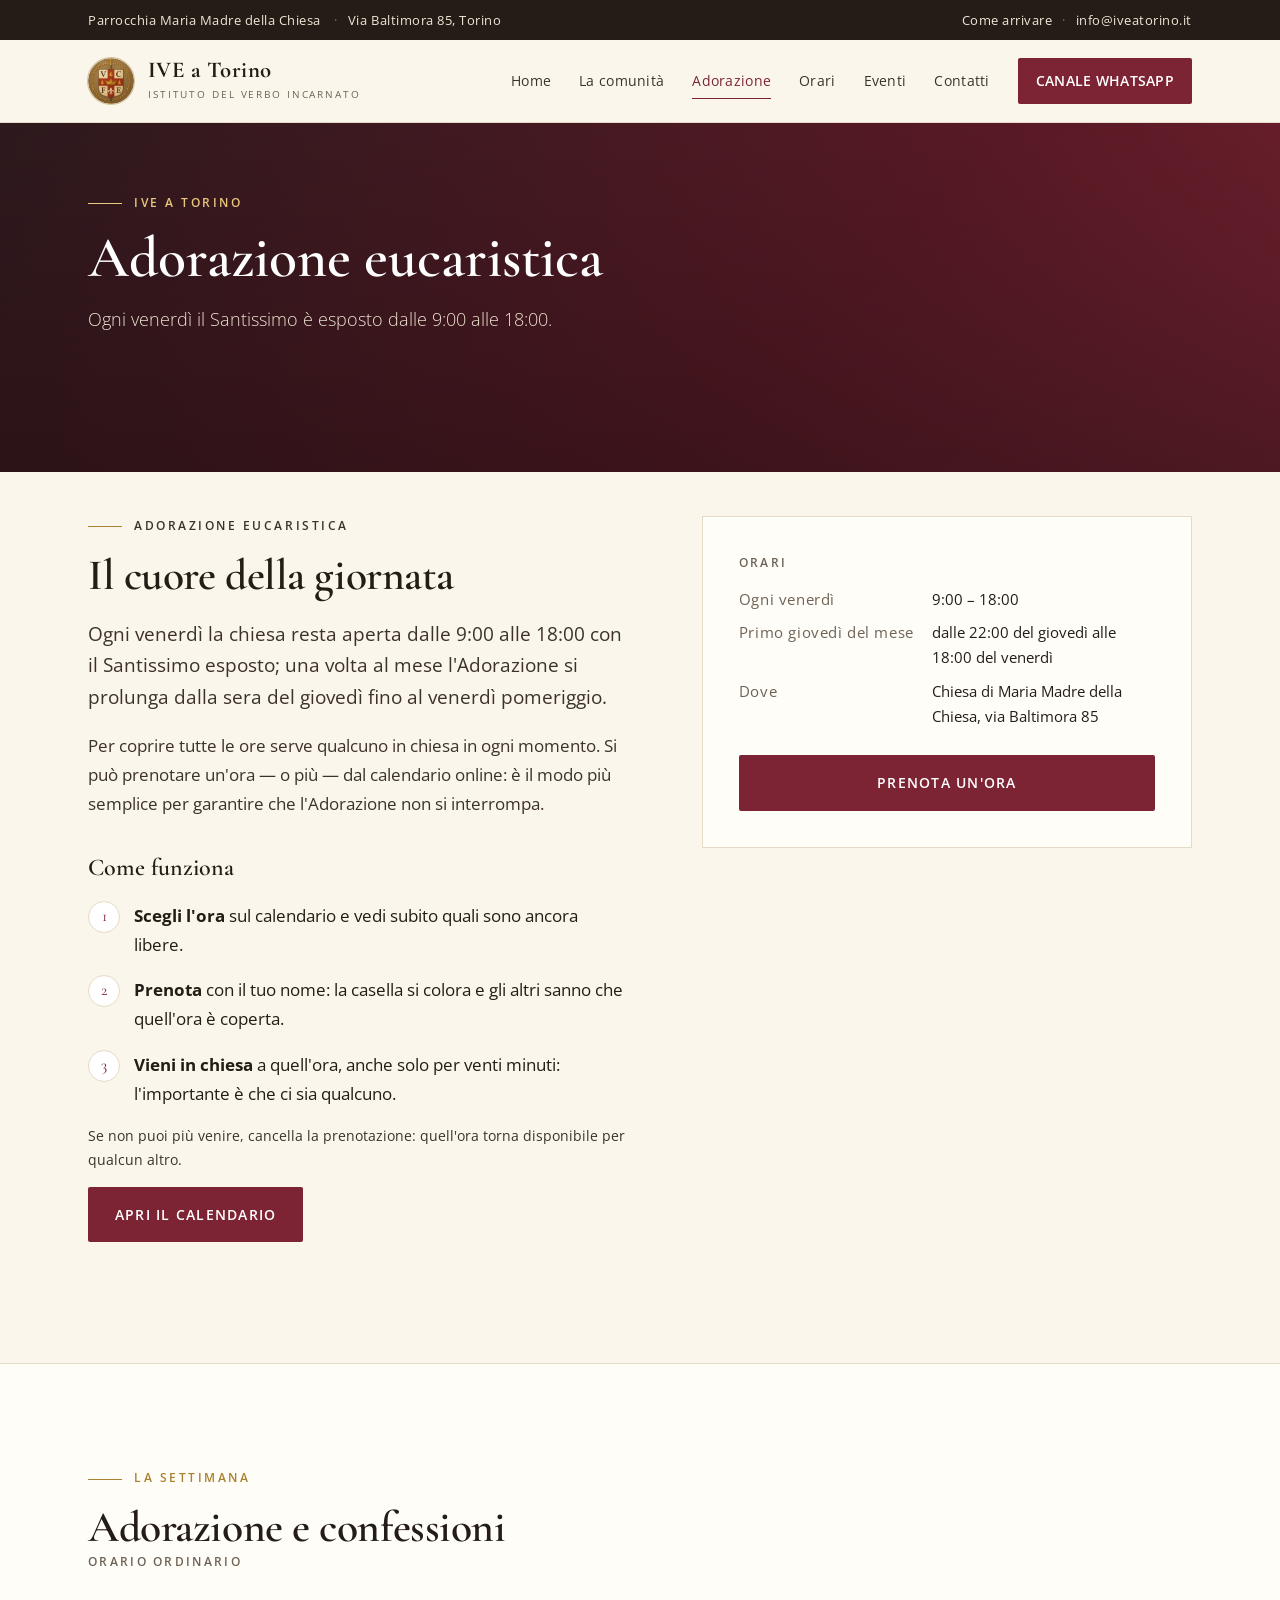
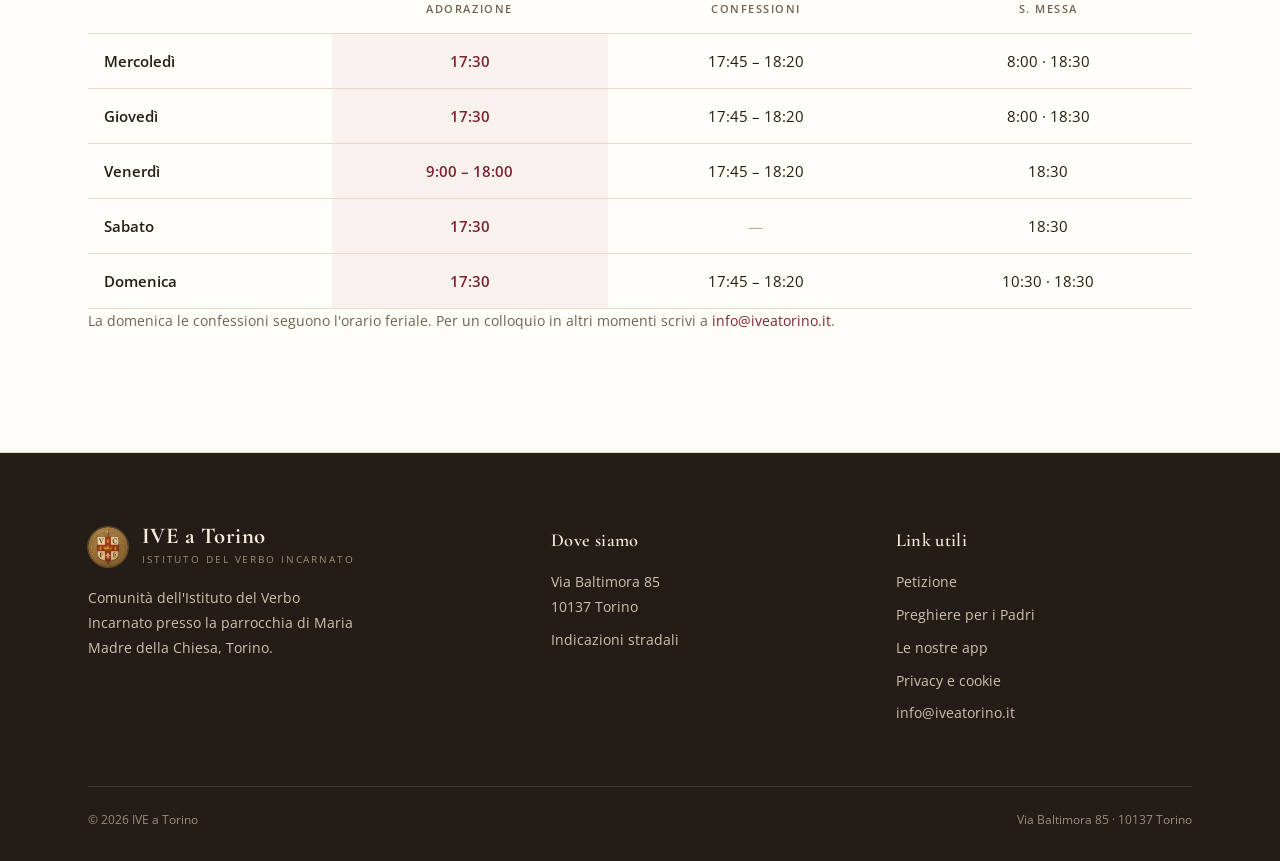
<file: adorazione.html>
<!DOCTYPE html>
<html lang="it">
<head>
<meta charset="utf-8">
<meta name="viewport" content="width=device-width, initial-scale=1">
<title>Adorazione eucaristica — IVE a Torino</title>
<meta name="description" content="Orari e calendario dell'Adorazione eucaristica a Maria Madre della Chiesa, Torino: ogni venerdì dalle 9:00 alle 18:00, primo giovedì del mese.">
<link rel="canonical" href="https://www.iveatorino.it/adorazione.html">
<meta property="og:type" content="website">
<meta property="og:site_name" content="IVE a Torino">
<meta property="og:title" content="Adorazione eucaristica — IVE a Torino">
<meta property="og:description" content="Orari e calendario dell'Adorazione eucaristica a Maria Madre della Chiesa, Torino: ogni venerdì dalle 9:00 alle 18:00, primo giovedì del mese.">
<meta property="og:image" content="https://www.iveatorino.it/assets/img/crest.png">
<meta name="theme-color" content="#7C2434">
<link rel="icon" href="assets/img/crest.png">
<link rel="preconnect" href="https://fonts.googleapis.com">
<link rel="preconnect" href="https://fonts.gstatic.com" crossorigin>
<link href="https://fonts.googleapis.com/css2?family=Cormorant+Garamond:wght@500;600;700&family=Open+Sans:wght@300;400;600&display=swap" rel="stylesheet">
<link rel="stylesheet" href="assets/css/style.css">
</head>
<body>
<a class="skip" href="#main">Salta al contenuto</a>
<div class="topbar">
  <div class="wrap">
    <div>Parrocchia Maria Madre della Chiesa <span class="dot">·</span><span class="hide-s">Via Baltimora 85, Torino</span></div>
    <div><a href="https://maps.google.com/?q=Via+Baltimora+85+10137+Torino" target="_blank" rel="noopener">Come arrivare</a><span class="dot">·</span><a href="mailto:info@iveatorino.it">info@iveatorino.it</a></div>
  </div>
</div>
<header>
  <div class="wrap nav">
    <a class="brand" href="index.html">
      <img src="assets/img/crest.png" alt="Stemma dell'Istituto del Verbo Incarnato">
      <span><b>IVE a Torino</b><small>Istituto del Verbo Incarnato</small></span>
    </a>
    <button class="burger" aria-label="Apri il menu" aria-expanded="false" onclick="const m=document.getElementById('menu');m.classList.toggle('open');this.setAttribute('aria-expanded',m.classList.contains('open'))">
      <span></span><span></span><span></span>
    </button>
    <nav class="links" id="menu">
      <a href="index.html">Home</a><a href="comunita.html">La comunità</a><a href="adorazione.html" class="on">Adorazione</a><a href="orari.html">Orari</a><a href="eventi.html">Eventi</a><a href="contatti.html">Contatti</a>
      <a class="cta" href="https://whatsapp.com/channel/0029Vb6V2S27Noa7Re3MLe0u">Canale WhatsApp</a>
    </nav>
  </div>
</header>
<main id="main">
<div class="page-hero">
  <div class="wrap">
    <p class="eyebrow">IVE a Torino</p>
    <h1>Adorazione eucaristica</h1>
    <p class="sub">Ogni venerdì il Santissimo è esposto dalle 9:00 alle 18:00.</p>
  </div>
</div>

<section>
  <div class="wrap split" style="align-items:start">
    <div class="prose">
      <p class="eyebrow">Adorazione eucaristica</p>
      <h2>Il cuore della giornata</h2>
      <p class="lead">Ogni venerdì la chiesa resta aperta dalle 9:00 alle 18:00 con il Santissimo esposto; una volta al mese l'Adorazione si prolunga dalla sera del giovedì fino al venerdì pomeriggio.</p>
      <p>Per coprire tutte le ore serve qualcuno in chiesa in ogni momento. Si può prenotare un'ora — o più — dal calendario online: è il modo più semplice per garantire che l'Adorazione non si interrompa.</p>
      <h3>Come funziona</h3>
      <ol class="steps">
        <li><b>Scegli l'ora</b> sul calendario e vedi subito quali sono ancora libere.</li>
        <li><b>Prenota</b> con il tuo nome: la casella si colora e gli altri sanno che quell'ora è coperta.</li>
        <li><b>Vieni in chiesa</b> a quell'ora, anche solo per venti minuti: l'importante è che ci sia qualcuno.</li>
      </ol>
      <p class="note">Se non puoi più venire, cancella la prenotazione: quell'ora torna disponibile per qualcun altro.</p>
      <p><a class="btn btn-primary" href="https://script.google.com/macros/s/AKfycbzdeOyxCEVWRphI1P3eCbvoeGcSKrlUnJ_9xuvQpjoVHb_Cqe-H3EEqznvLJ4WXOYSK4A/exec">Apri il calendario</a></p>
    </div>
    <aside class="sidecard">
      <p class="kicker">Orari</p>
      <dl>
        <dt>Ogni venerdì</dt><dd>9:00 – 18:00</dd>
        <dt>Primo giovedì del mese</dt><dd>dalle 22:00 del giovedì alle 18:00 del venerdì</dd>
        <dt>Dove</dt><dd>Chiesa di Maria Madre della Chiesa, via Baltimora 85</dd>
      </dl>
      <a class="btn btn-primary" style="width:100%;justify-content:center" href="https://script.google.com/macros/s/AKfycbzdeOyxCEVWRphI1P3eCbvoeGcSKrlUnJ_9xuvQpjoVHb_Cqe-H3EEqznvLJ4WXOYSK4A/exec">Prenota un'ora</a>
    </aside>
  </div>
</section>

<section class="hours">
  <div class="wrap">
    <p class="eyebrow">La settimana</p>
    <h2>Adorazione e confessioni</h2>
    <div class="tablewrap">
      <table class="sched">
        <caption class="kicker">Orario ordinario</caption>
        <thead><tr><th></th><th>Adorazione</th><th>Confessioni</th><th>S. Messa</th></tr></thead>
        <tbody>
          <tr><td>Mercoledì</td><td class="ad">17:30</td><td>17:45 – 18:20</td><td>8:00 · 18:30</td></tr>
          <tr><td>Giovedì</td><td class="ad">17:30</td><td>17:45 – 18:20</td><td>8:00 · 18:30</td></tr>
          <tr><td>Venerdì</td><td class="ad">9:00 – 18:00</td><td>17:45 – 18:20</td><td>18:30</td></tr>
          <tr><td>Sabato</td><td class="ad">17:30</td><td class="off">—</td><td>18:30</td></tr>
          <tr><td>Domenica</td><td class="ad">17:30</td><td>17:45 – 18:20</td><td>10:30 · 18:30</td></tr>
        </tbody>
      </table>
      <p class="scrollhint">Scorri per vedere tutte le colonne →</p>
    </div>
    <p class="note">La domenica le confessioni seguono l'orario feriale. Per un colloquio in altri momenti scrivi a <a href="mailto:info@iveatorino.it">info@iveatorino.it</a>.</p>
  </div>
</section>

</main>
<footer>
  <div class="wrap">
    <div class="cols">
      <div>
        <a class="brand" href="index.html">
          <img src="assets/img/crest.png" alt="" style="width:40px;height:40px">
          <span><b>IVE a Torino</b><small>Istituto del Verbo Incarnato</small></span>
        </a>
        <p style="margin-top:18px;max-width:34ch">Comunità dell'Istituto del Verbo Incarnato presso la parrocchia di Maria Madre della Chiesa, Torino.</p>
      </div>
      <div>
        <h4>Dove siamo</h4>
        <ul>
          <li>Via Baltimora 85<br>10137 Torino</li>
          <li><a href="https://maps.google.com/?q=Via+Baltimora+85+10137+Torino" target="_blank" rel="noopener">Indicazioni stradali</a></li>
        </ul>
      </div>
      <div>
        <h4>Link utili</h4>
        <ul>
          <li><a href="https://petizione.iveatorino.it/">Petizione</a></li>
          <li><a href="https://preghiere.iveatorino.it/">Preghiere per i Padri</a></li>
          <li><a href="https://app.regeomaria.net">Le nostre app</a></li>
          <li><a href="privacy.html">Privacy e cookie</a></li>
          <li><a href="mailto:info@iveatorino.it">info@iveatorino.it</a></li>
        </ul>
      </div>
    </div>
    <div class="bottom">
      <div>© 2026 IVE a Torino</div>
      <div>Via Baltimora 85 · 10137 Torino</div>
    </div>
  </div>
</footer>
</body>
</html>
</file>
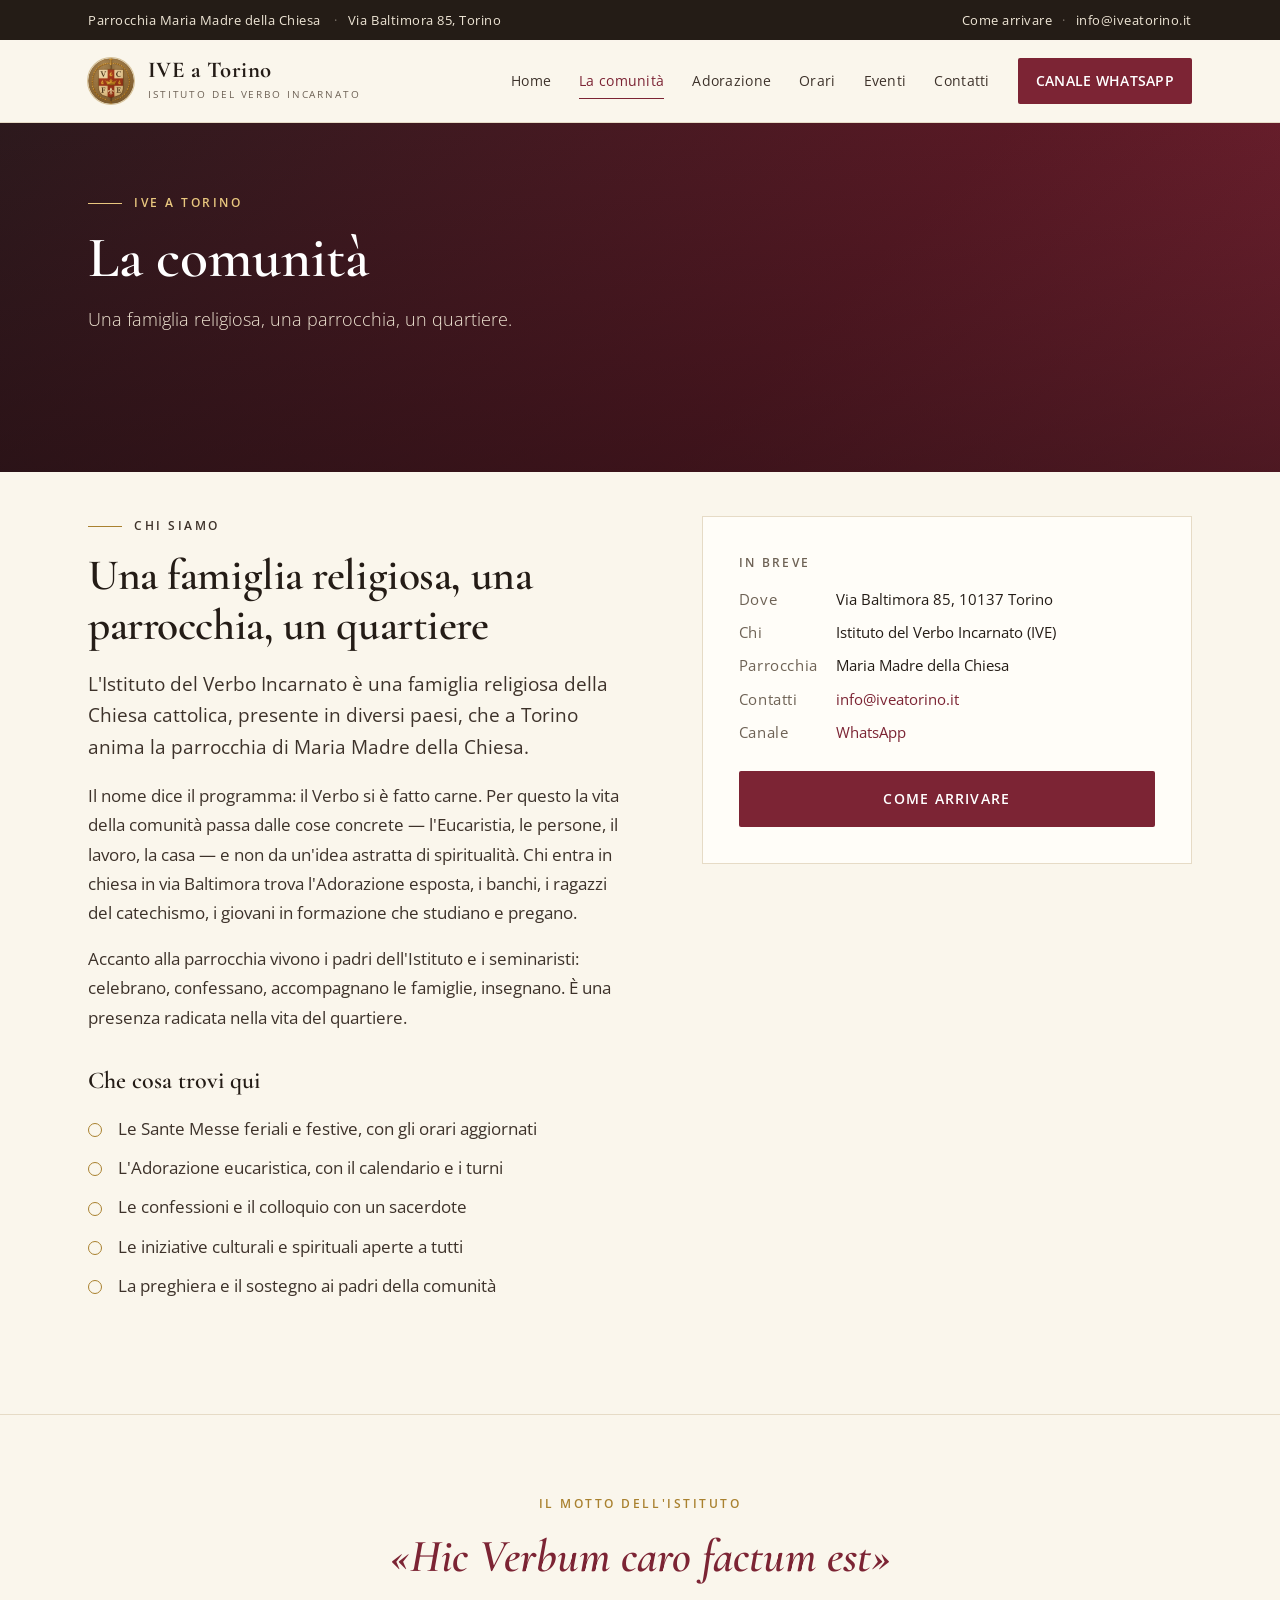
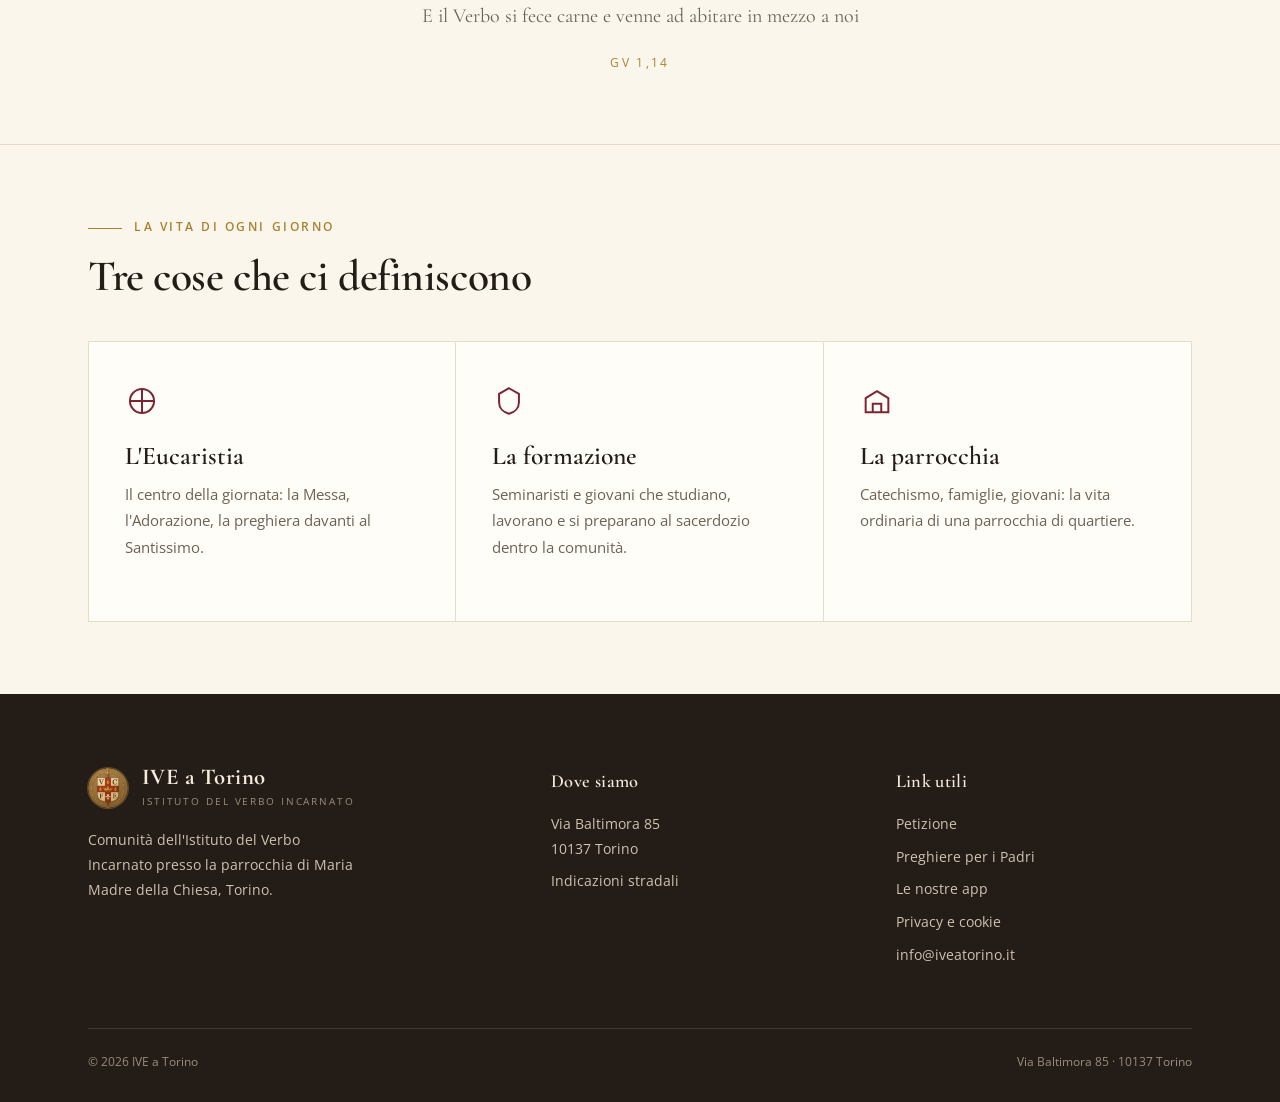
<file: comunita.html>
<!DOCTYPE html>
<html lang="it">
<head>
<meta charset="utf-8">
<meta name="viewport" content="width=device-width, initial-scale=1">
<title>La comunità — IVE a Torino</title>
<meta name="description" content="Chi è l'Istituto del Verbo Incarnato a Torino: la famiglia religiosa, la parrocchia Maria Madre della Chiesa, la formazione dei seminaristi.">
<link rel="canonical" href="https://www.iveatorino.it/comunita.html">
<meta property="og:type" content="website">
<meta property="og:site_name" content="IVE a Torino">
<meta property="og:title" content="La comunità — IVE a Torino">
<meta property="og:description" content="Chi è l'Istituto del Verbo Incarnato a Torino: la famiglia religiosa, la parrocchia Maria Madre della Chiesa, la formazione dei seminaristi.">
<meta property="og:image" content="https://www.iveatorino.it/assets/img/crest.png">
<meta name="theme-color" content="#7C2434">
<link rel="icon" href="assets/img/crest.png">
<link rel="preconnect" href="https://fonts.googleapis.com">
<link rel="preconnect" href="https://fonts.gstatic.com" crossorigin>
<link href="https://fonts.googleapis.com/css2?family=Cormorant+Garamond:wght@500;600;700&family=Open+Sans:wght@300;400;600&display=swap" rel="stylesheet">
<link rel="stylesheet" href="assets/css/style.css">
</head>
<body>
<a class="skip" href="#main">Salta al contenuto</a>
<div class="topbar">
  <div class="wrap">
    <div>Parrocchia Maria Madre della Chiesa <span class="dot">·</span><span class="hide-s">Via Baltimora 85, Torino</span></div>
    <div><a href="https://maps.google.com/?q=Via+Baltimora+85+10137+Torino" target="_blank" rel="noopener">Come arrivare</a><span class="dot">·</span><a href="mailto:info@iveatorino.it">info@iveatorino.it</a></div>
  </div>
</div>
<header>
  <div class="wrap nav">
    <a class="brand" href="index.html">
      <img src="assets/img/crest.png" alt="Stemma dell'Istituto del Verbo Incarnato">
      <span><b>IVE a Torino</b><small>Istituto del Verbo Incarnato</small></span>
    </a>
    <button class="burger" aria-label="Apri il menu" aria-expanded="false" onclick="const m=document.getElementById('menu');m.classList.toggle('open');this.setAttribute('aria-expanded',m.classList.contains('open'))">
      <span></span><span></span><span></span>
    </button>
    <nav class="links" id="menu">
      <a href="index.html">Home</a><a href="comunita.html" class="on">La comunità</a><a href="adorazione.html">Adorazione</a><a href="orari.html">Orari</a><a href="eventi.html">Eventi</a><a href="contatti.html">Contatti</a>
      <a class="cta" href="https://whatsapp.com/channel/0029Vb6V2S27Noa7Re3MLe0u">Canale WhatsApp</a>
    </nav>
  </div>
</header>
<main id="main">
<div class="page-hero">
  <div class="wrap">
    <p class="eyebrow">IVE a Torino</p>
    <h1>La comunità</h1>
    <p class="sub">Una famiglia religiosa, una parrocchia, un quartiere.</p>
  </div>
</div>

<section>
  <div class="wrap split" style="align-items:start">
    <div class="prose">
      <p class="eyebrow">Chi siamo</p>
      <h2>Una famiglia religiosa, una parrocchia, un quartiere</h2>
      <p class="lead">L'Istituto del Verbo Incarnato è una famiglia religiosa della Chiesa cattolica, presente in diversi paesi, che a Torino anima la parrocchia di Maria Madre della Chiesa.</p>
      <p>Il nome dice il programma: il Verbo si è fatto carne. Per questo la vita della comunità passa dalle cose concrete — l'Eucaristia, le persone, il lavoro, la casa — e non da un'idea astratta di spiritualità. Chi entra in chiesa in via Baltimora trova l'Adorazione esposta, i banchi, i ragazzi del catechismo, i giovani in formazione che studiano e pregano.</p>
      <p>Accanto alla parrocchia vivono i padri dell'Istituto e i seminaristi: celebrano, confessano, accompagnano le famiglie, insegnano. È una presenza radicata nella vita del quartiere.</p>
      <h3>Che cosa trovi qui</h3>
      <ul class="ticks">
        <li>Le Sante Messe feriali e festive, con gli orari aggiornati</li>
        <li>L'Adorazione eucaristica, con il calendario e i turni</li>
        <li>Le confessioni e il colloquio con un sacerdote</li>
        <li>Le iniziative culturali e spirituali aperte a tutti</li>
        <li>La preghiera e il sostegno ai padri della comunità</li>
      </ul>
    </div>
    <aside class="sidecard">
      <p class="kicker">In breve</p>
      <dl>
        <dt>Dove</dt><dd>Via Baltimora 85, 10137 Torino</dd>
        <dt>Chi</dt><dd>Istituto del Verbo Incarnato (IVE)</dd>
        <dt>Parrocchia</dt><dd>Maria Madre della Chiesa</dd>
        <dt>Contatti</dt><dd><a href="mailto:info@iveatorino.it">info@iveatorino.it</a></dd>
        <dt>Canale</dt><dd><a href="https://whatsapp.com/channel/0029Vb6V2S27Noa7Re3MLe0u">WhatsApp</a></dd>
      </dl>
      <a class="btn btn-primary" style="width:100%;justify-content:center" href="contatti.html">Come arrivare</a>
    </aside>
  </div>
</section>

<section class="quote tight">
  <div class="wrap">
    <p class="eyebrow" style="text-align:center">Il motto dell'Istituto</p>
    <blockquote>«Hic Verbum caro factum est»</blockquote>
    <p class="motto-it">E il Verbo si fece carne e venne ad abitare in mezzo a noi</p>
    <cite>Gv 1,14</cite>
  </div>
</section>

<section class="tight">
  <div class="wrap">
    <p class="eyebrow">La vita di ogni giorno</p>
    <h2 style="margin-bottom:40px">Tre cose che ci definiscono</h2>
    <div class="doors">
      <div class="door">
        <svg viewBox="0 0 24 24" aria-hidden="true"><circle cx="12" cy="12" r="8.5"/><path d="M12 3.5v17M3.5 12h17"/></svg>
        <h3>L'Eucaristia</h3>
        <p>Il centro della giornata: la Messa, l'Adorazione, la preghiera davanti al Santissimo.</p>
      </div>
      <div class="door">
        <svg viewBox="0 0 24 24" aria-hidden="true"><path d="M12 3l7 4v6c0 4-3 7-7 8-4-1-7-4-7-8V7z"/></svg>
        <h3>La formazione</h3>
        <p>Seminaristi e giovani che studiano, lavorano e si preparano al sacerdozio dentro la comunità.</p>
      </div>
      <div class="door">
        <svg viewBox="0 0 24 24" aria-hidden="true"><path d="M4 20V10l8-5 8 5v10z"/><path d="M9 20v-6h6v6"/></svg>
        <h3>La parrocchia</h3>
        <p>Catechismo, famiglie, giovani: la vita ordinaria di una parrocchia di quartiere.</p>
      </div>
    </div>
  </div>
</section>

</main>
<footer>
  <div class="wrap">
    <div class="cols">
      <div>
        <a class="brand" href="index.html">
          <img src="assets/img/crest.png" alt="" style="width:40px;height:40px">
          <span><b>IVE a Torino</b><small>Istituto del Verbo Incarnato</small></span>
        </a>
        <p style="margin-top:18px;max-width:34ch">Comunità dell'Istituto del Verbo Incarnato presso la parrocchia di Maria Madre della Chiesa, Torino.</p>
      </div>
      <div>
        <h4>Dove siamo</h4>
        <ul>
          <li>Via Baltimora 85<br>10137 Torino</li>
          <li><a href="https://maps.google.com/?q=Via+Baltimora+85+10137+Torino" target="_blank" rel="noopener">Indicazioni stradali</a></li>
        </ul>
      </div>
      <div>
        <h4>Link utili</h4>
        <ul>
          <li><a href="https://petizione.iveatorino.it/">Petizione</a></li>
          <li><a href="https://preghiere.iveatorino.it/">Preghiere per i Padri</a></li>
          <li><a href="https://app.regeomaria.net">Le nostre app</a></li>
          <li><a href="privacy.html">Privacy e cookie</a></li>
          <li><a href="mailto:info@iveatorino.it">info@iveatorino.it</a></li>
        </ul>
      </div>
    </div>
    <div class="bottom">
      <div>© 2026 IVE a Torino</div>
      <div>Via Baltimora 85 · 10137 Torino</div>
    </div>
  </div>
</footer>
</body>
</html>
</file>
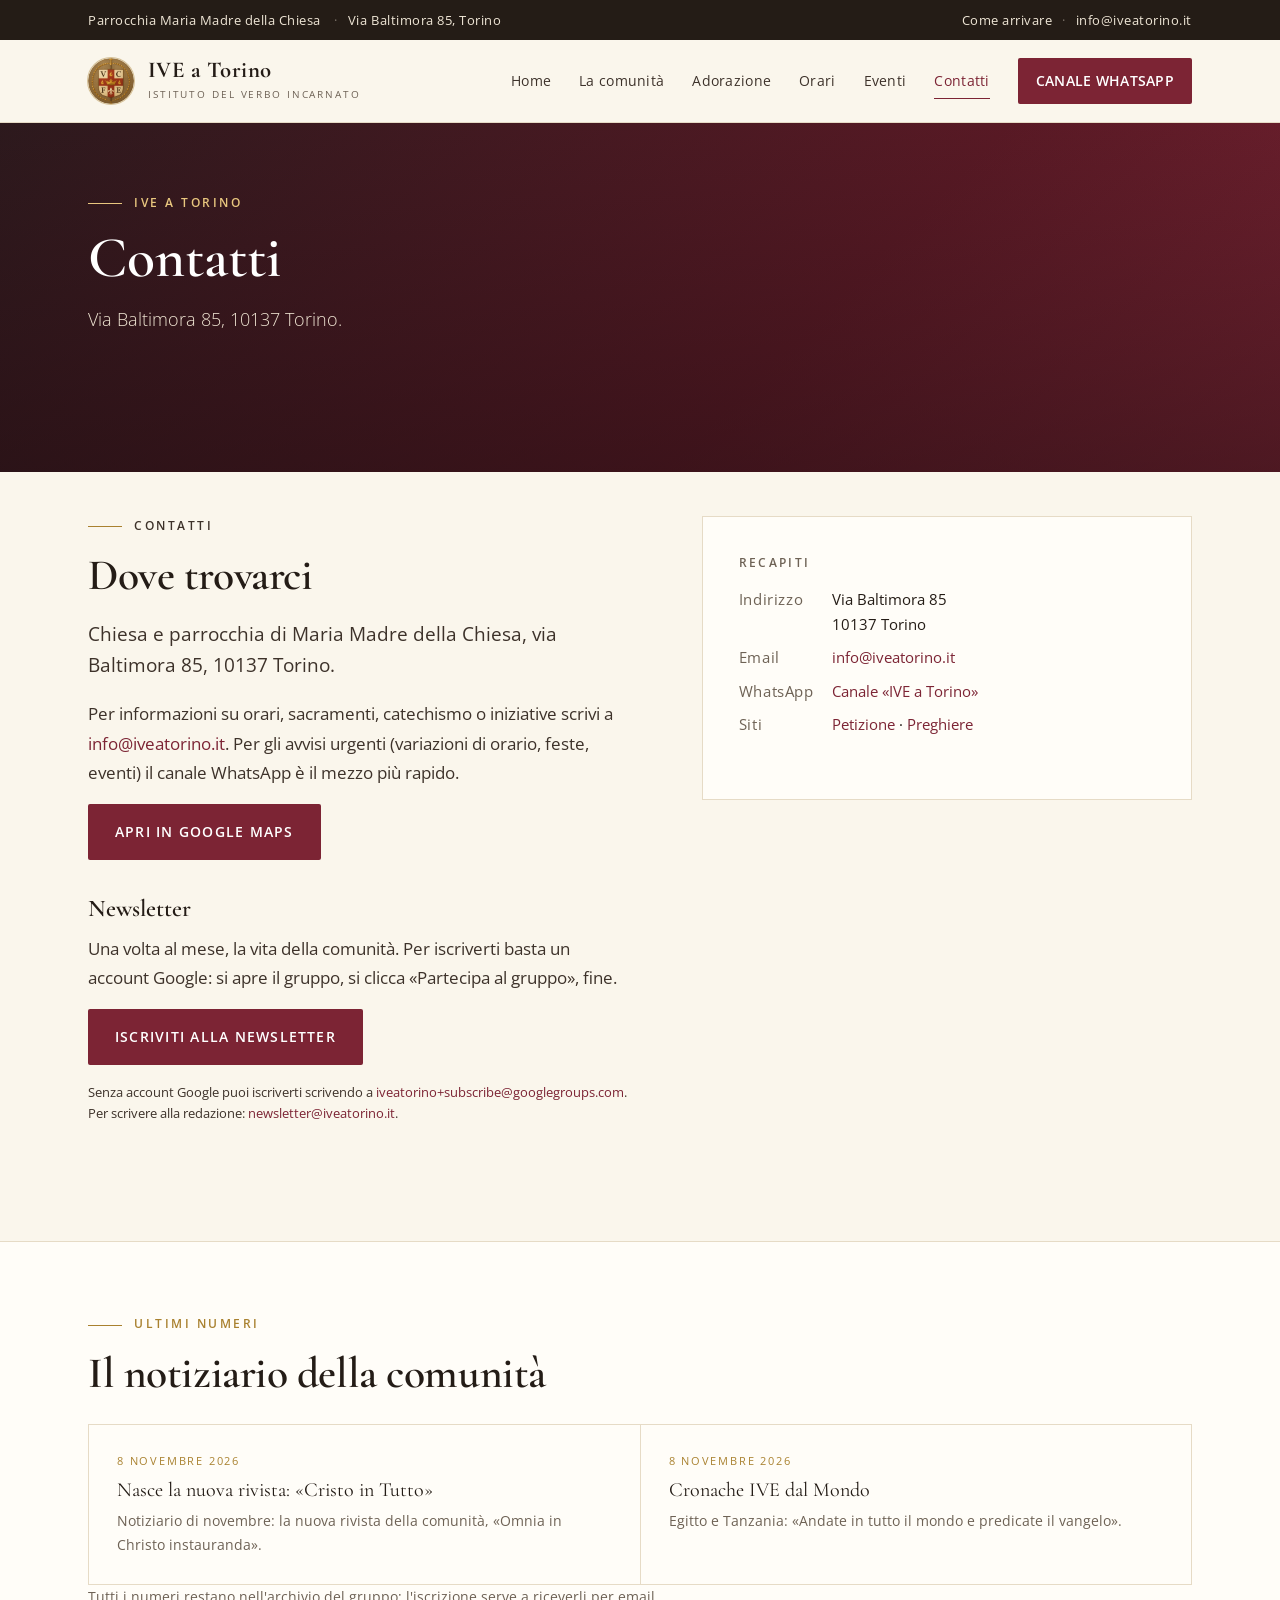
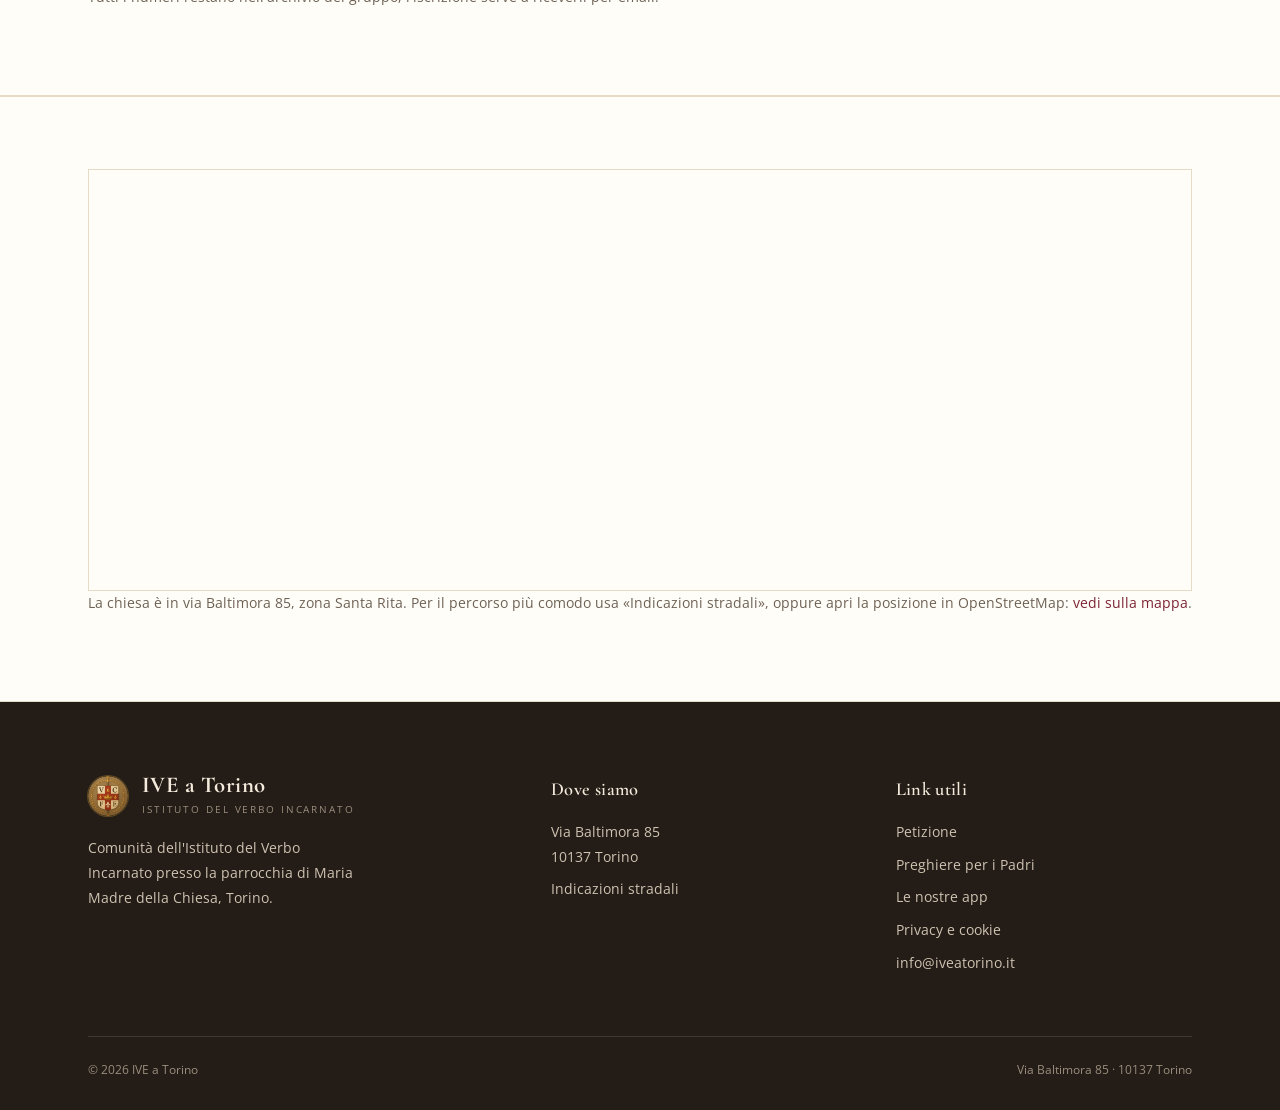
<file: contatti.html>
<!DOCTYPE html>
<html lang="it">
<head>
<meta charset="utf-8">
<meta name="viewport" content="width=device-width, initial-scale=1">
<title>Contatti — IVE a Torino</title>
<meta name="description" content="Dove trovarci: via Baltimora 85, Torino. Email, canale WhatsApp e newsletter della comunità IVE a Torino.">
<link rel="canonical" href="https://www.iveatorino.it/contatti.html">
<meta property="og:type" content="website">
<meta property="og:site_name" content="IVE a Torino">
<meta property="og:title" content="Contatti — IVE a Torino">
<meta property="og:description" content="Dove trovarci: via Baltimora 85, Torino. Email, canale WhatsApp e newsletter della comunità IVE a Torino.">
<meta property="og:image" content="https://www.iveatorino.it/assets/img/crest.png">
<meta name="theme-color" content="#7C2434">
<link rel="icon" href="assets/img/crest.png">
<link rel="preconnect" href="https://fonts.googleapis.com">
<link rel="preconnect" href="https://fonts.gstatic.com" crossorigin>
<link href="https://fonts.googleapis.com/css2?family=Cormorant+Garamond:wght@500;600;700&family=Open+Sans:wght@300;400;600&display=swap" rel="stylesheet">
<link rel="stylesheet" href="assets/css/style.css">
</head>
<body>
<a class="skip" href="#main">Salta al contenuto</a>
<div class="topbar">
  <div class="wrap">
    <div>Parrocchia Maria Madre della Chiesa <span class="dot">·</span><span class="hide-s">Via Baltimora 85, Torino</span></div>
    <div><a href="https://maps.google.com/?q=Via+Baltimora+85+10137+Torino" target="_blank" rel="noopener">Come arrivare</a><span class="dot">·</span><a href="mailto:info@iveatorino.it">info@iveatorino.it</a></div>
  </div>
</div>
<header>
  <div class="wrap nav">
    <a class="brand" href="index.html">
      <img src="assets/img/crest.png" alt="Stemma dell'Istituto del Verbo Incarnato">
      <span><b>IVE a Torino</b><small>Istituto del Verbo Incarnato</small></span>
    </a>
    <button class="burger" aria-label="Apri il menu" aria-expanded="false" onclick="const m=document.getElementById('menu');m.classList.toggle('open');this.setAttribute('aria-expanded',m.classList.contains('open'))">
      <span></span><span></span><span></span>
    </button>
    <nav class="links" id="menu">
      <a href="index.html">Home</a><a href="comunita.html">La comunità</a><a href="adorazione.html">Adorazione</a><a href="orari.html">Orari</a><a href="eventi.html">Eventi</a><a href="contatti.html" class="on">Contatti</a>
      <a class="cta" href="https://whatsapp.com/channel/0029Vb6V2S27Noa7Re3MLe0u">Canale WhatsApp</a>
    </nav>
  </div>
</header>
<main id="main">
<div class="page-hero">
  <div class="wrap">
    <p class="eyebrow">IVE a Torino</p>
    <h1>Contatti</h1>
    <p class="sub">Via Baltimora 85, 10137 Torino.</p>
  </div>
</div>

<section>
  <div class="wrap split" style="align-items:start">
    <div class="prose">
      <p class="eyebrow">Contatti</p>
      <h2>Dove trovarci</h2>
      <p class="lead">Chiesa e parrocchia di Maria Madre della Chiesa, via Baltimora 85, 10137 Torino.</p>
      <p>Per informazioni su orari, sacramenti, catechismo o iniziative scrivi a <a href="mailto:info@iveatorino.it">info@iveatorino.it</a>. Per gli avvisi urgenti (variazioni di orario, feste, eventi) il canale WhatsApp è il mezzo più rapido.</p>
      <p><a class="btn btn-primary" href="https://maps.google.com/?q=Via+Baltimora+85+10137+Torino" target="_blank" rel="noopener">Apri in Google Maps</a></p>
      <h3>Newsletter</h3>
      <p>Una volta al mese, la vita della comunità. Per iscriverti basta un account Google: si apre il gruppo, si clicca «Partecipa al gruppo», fine.</p>
      <p><a class="btn btn-primary" href="https://groups.google.com/g/iveatorino" target="_blank" rel="noopener">Iscriviti alla newsletter</a></p>
      <p class="fine">Senza account Google puoi iscriverti scrivendo a <a href="mailto:iveatorino+subscribe@googlegroups.com?subject=Iscrizione%20newsletter">iveatorino+subscribe@googlegroups.com</a>. Per scrivere alla redazione: <a href="mailto:newsletter@iveatorino.it">newsletter@iveatorino.it</a>.</p>
    </div>
    <aside class="sidecard">
      <p class="kicker">Recapiti</p>
      <dl>
        <dt>Indirizzo</dt><dd>Via Baltimora 85<br>10137 Torino</dd>
        <dt>Email</dt><dd><a href="mailto:info@iveatorino.it">info@iveatorino.it</a></dd>
        <dt>WhatsApp</dt><dd><a href="https://whatsapp.com/channel/0029Vb6V2S27Noa7Re3MLe0u">Canale «IVE a Torino»</a></dd>
        <dt>Siti</dt><dd><a href="https://petizione.iveatorino.it/">Petizione</a> · <a href="https://preghiere.iveatorino.it/">Preghiere</a></dd>
      </dl>
    </aside>
  </div>
</section>

<section class="hours tight">
  <div class="wrap">
    <p class="eyebrow">Ultimi numeri</p>
    <h2 style="margin-bottom:26px">Il notiziario della comunità</h2>
    <div class="issues">
      <a class="issue" href="https://groups.google.com/g/iveatorino" target="_blank" rel="noopener">
        <span class="date">8 novembre 2026</span>
        <span class="ttl">Nasce la nuova rivista: «Cristo in Tutto»</span>
        <span class="desc">Notiziario di novembre: la nuova rivista della comunità, «Omnia in Christo instauranda».</span>
      </a>
      <a class="issue" href="https://groups.google.com/g/iveatorino" target="_blank" rel="noopener">
        <span class="date">8 novembre 2026</span>
        <span class="ttl">Cronache IVE dal Mondo</span>
        <span class="desc">Egitto e Tanzania: «Andate in tutto il mondo e predicate il vangelo».</span>
      </a>
    </div>
    <p class="note">Tutti i numeri restano nell'archivio del gruppo; l'iscrizione serve a riceverli per email.</p>
  </div>
</section>

<section class="hours tight">
  <div class="wrap">
    <div class="map">
      <iframe title="Mappa: via Baltimora 85, Torino"
        src="https://www.openstreetmap.org/export/embed.html?bbox=7.6325%2C45.0415%2C7.6465%2C45.0495&amp;layer=mapnik&amp;marker=45.0455489%2C7.6395122"
        loading="lazy"></iframe>
    </div>
    <p class="note">La chiesa è in via Baltimora 85, zona Santa Rita. Per il percorso più comodo usa «Indicazioni stradali», oppure apri la posizione in OpenStreetMap: <a href="https://www.openstreetmap.org/?mlat=45.0455489&amp;mlon=7.6395122#map=17/45.04555/7.63951">vedi sulla mappa</a>.</p>
  </div>
</section>

</main>
<footer>
  <div class="wrap">
    <div class="cols">
      <div>
        <a class="brand" href="index.html">
          <img src="assets/img/crest.png" alt="" style="width:40px;height:40px">
          <span><b>IVE a Torino</b><small>Istituto del Verbo Incarnato</small></span>
        </a>
        <p style="margin-top:18px;max-width:34ch">Comunità dell'Istituto del Verbo Incarnato presso la parrocchia di Maria Madre della Chiesa, Torino.</p>
      </div>
      <div>
        <h4>Dove siamo</h4>
        <ul>
          <li>Via Baltimora 85<br>10137 Torino</li>
          <li><a href="https://maps.google.com/?q=Via+Baltimora+85+10137+Torino" target="_blank" rel="noopener">Indicazioni stradali</a></li>
        </ul>
      </div>
      <div>
        <h4>Link utili</h4>
        <ul>
          <li><a href="https://petizione.iveatorino.it/">Petizione</a></li>
          <li><a href="https://preghiere.iveatorino.it/">Preghiere per i Padri</a></li>
          <li><a href="https://app.regeomaria.net">Le nostre app</a></li>
          <li><a href="privacy.html">Privacy e cookie</a></li>
          <li><a href="mailto:info@iveatorino.it">info@iveatorino.it</a></li>
        </ul>
      </div>
    </div>
    <div class="bottom">
      <div>© 2026 IVE a Torino</div>
      <div>Via Baltimora 85 · 10137 Torino</div>
    </div>
  </div>
</footer>
</body>
</html>
</file>
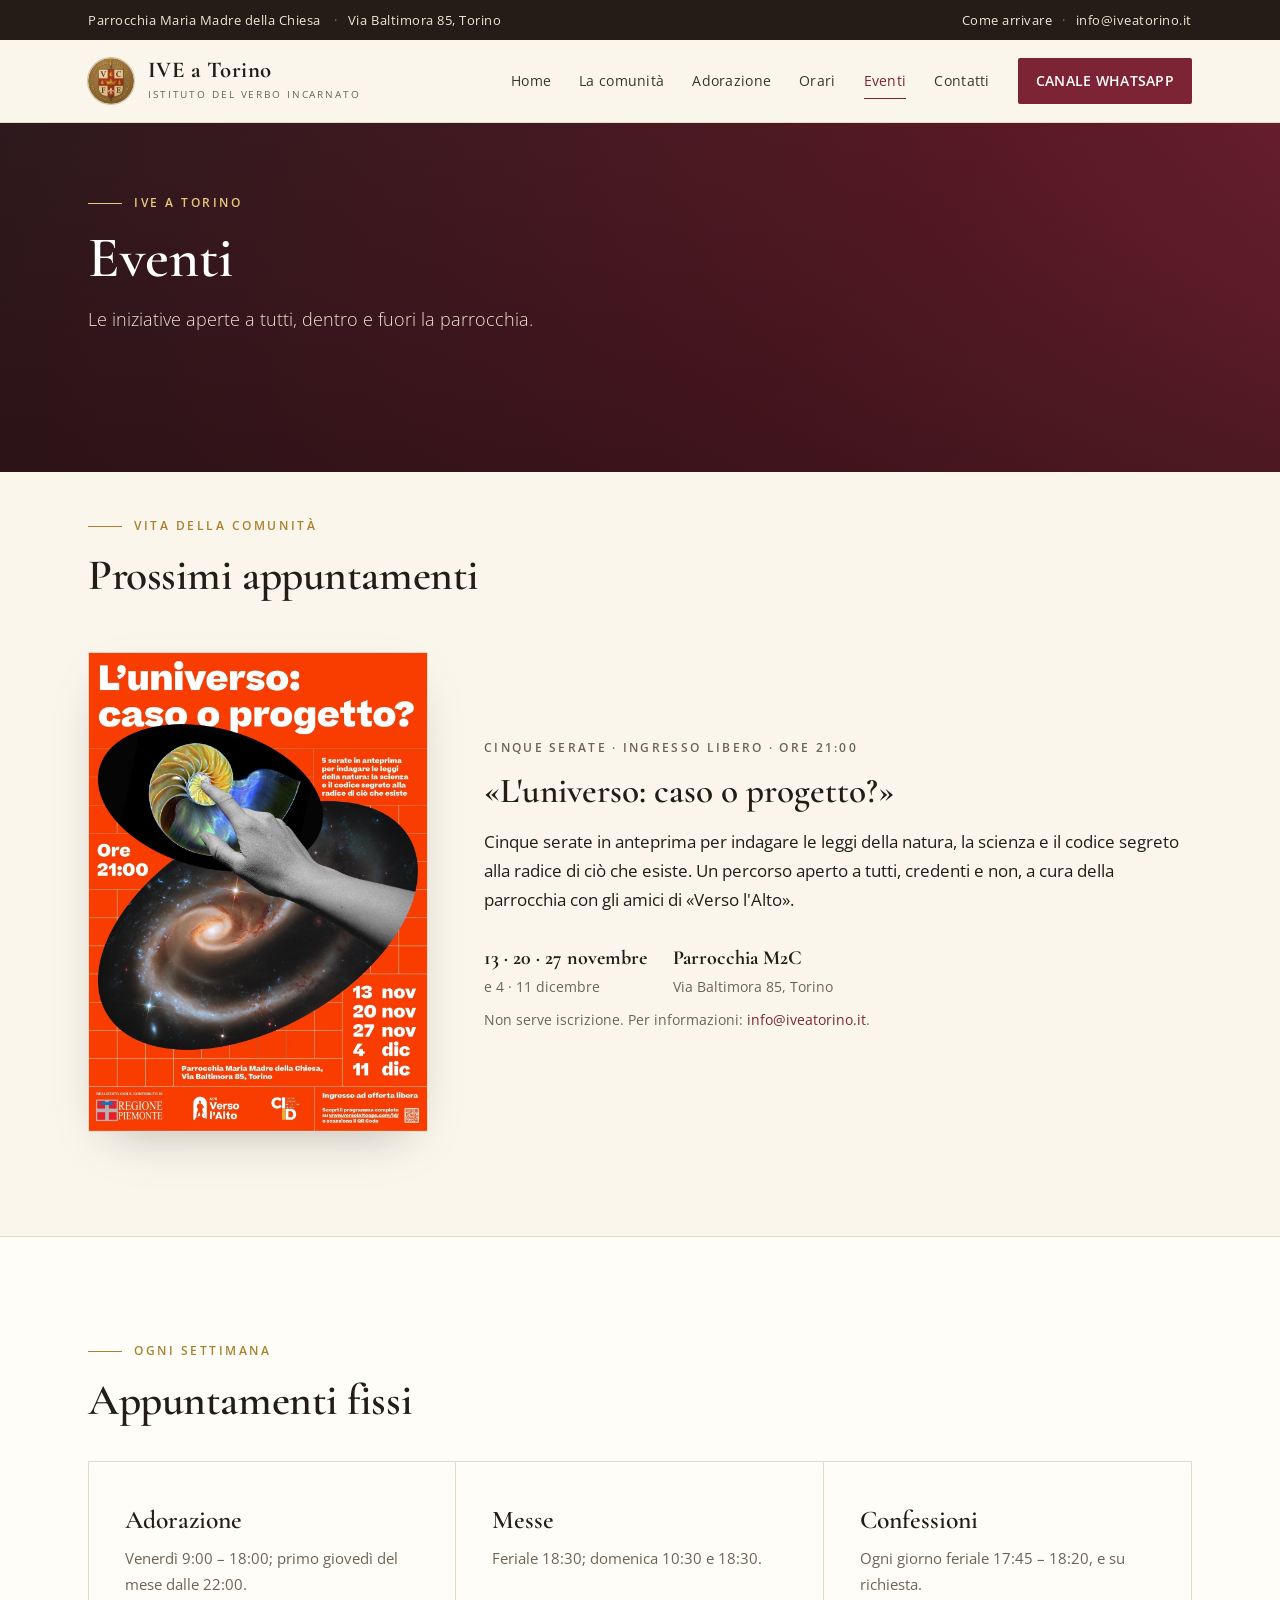
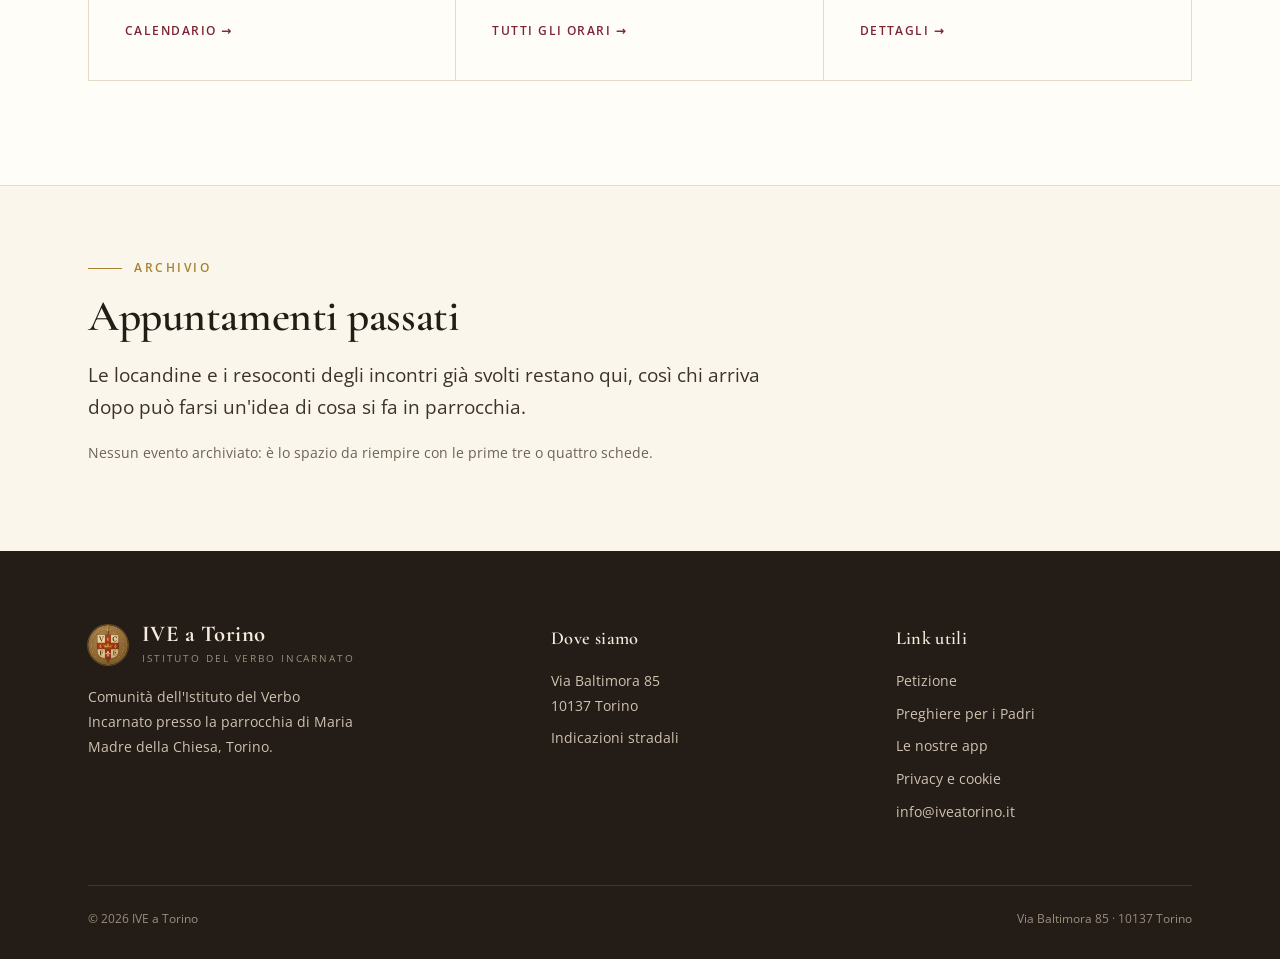
<file: eventi.html>
<!DOCTYPE html>
<html lang="it">
<head>
<meta charset="utf-8">
<meta name="viewport" content="width=device-width, initial-scale=1">
<title>Eventi — IVE a Torino</title>
<meta name="description" content="Gli appuntamenti della comunità IVE a Torino: incontri, serate culturali, liturgie e iniziative aperte a tutti.">
<link rel="canonical" href="https://www.iveatorino.it/eventi.html">
<meta property="og:type" content="website">
<meta property="og:site_name" content="IVE a Torino">
<meta property="og:title" content="Eventi — IVE a Torino">
<meta property="og:description" content="Gli appuntamenti della comunità IVE a Torino: incontri, serate culturali, liturgie e iniziative aperte a tutti.">
<meta property="og:image" content="https://www.iveatorino.it/assets/img/crest.png">
<meta name="theme-color" content="#7C2434">
<link rel="icon" href="assets/img/crest.png">
<link rel="preconnect" href="https://fonts.googleapis.com">
<link rel="preconnect" href="https://fonts.gstatic.com" crossorigin>
<link href="https://fonts.googleapis.com/css2?family=Cormorant+Garamond:wght@500;600;700&family=Open+Sans:wght@300;400;600&display=swap" rel="stylesheet">
<link rel="stylesheet" href="assets/css/style.css">
</head>
<body>
<a class="skip" href="#main">Salta al contenuto</a>
<div class="topbar">
  <div class="wrap">
    <div>Parrocchia Maria Madre della Chiesa <span class="dot">·</span><span class="hide-s">Via Baltimora 85, Torino</span></div>
    <div><a href="https://maps.google.com/?q=Via+Baltimora+85+10137+Torino" target="_blank" rel="noopener">Come arrivare</a><span class="dot">·</span><a href="mailto:info@iveatorino.it">info@iveatorino.it</a></div>
  </div>
</div>
<header>
  <div class="wrap nav">
    <a class="brand" href="index.html">
      <img src="assets/img/crest.png" alt="Stemma dell'Istituto del Verbo Incarnato">
      <span><b>IVE a Torino</b><small>Istituto del Verbo Incarnato</small></span>
    </a>
    <button class="burger" aria-label="Apri il menu" aria-expanded="false" onclick="const m=document.getElementById('menu');m.classList.toggle('open');this.setAttribute('aria-expanded',m.classList.contains('open'))">
      <span></span><span></span><span></span>
    </button>
    <nav class="links" id="menu">
      <a href="index.html">Home</a><a href="comunita.html">La comunità</a><a href="adorazione.html">Adorazione</a><a href="orari.html">Orari</a><a href="eventi.html" class="on">Eventi</a><a href="contatti.html">Contatti</a>
      <a class="cta" href="https://whatsapp.com/channel/0029Vb6V2S27Noa7Re3MLe0u">Canale WhatsApp</a>
    </nav>
  </div>
</header>
<main id="main">
<div class="page-hero">
  <div class="wrap">
    <p class="eyebrow">IVE a Torino</p>
    <h1>Eventi</h1>
    <p class="sub">Le iniziative aperte a tutti, dentro e fuori la parrocchia.</p>
  </div>
</div>

<section>
  <div class="wrap">
    <p class="eyebrow">Vita della comunità</p>
    <h2>Prossimi appuntamenti</h2>
    <div class="event" style="margin-top:52px">
      <img src="assets/img/evento.jpg" alt="Locandina dell'incontro «L'universo: caso o progetto?»">
      <div>
        <p class="kicker">Cinque serate · Ingresso libero · Ore 21:00</p>
        <h3>«L'universo: caso o progetto?»</h3>
        <p>Cinque serate in anteprima per indagare le leggi della natura, la scienza e il codice segreto alla radice di ciò che esiste. Un percorso aperto a tutti, credenti e non, a cura della parrocchia con gli amici di «Verso l'Alto».</p>
        <div class="when">
          <div><b>13 · 20 · 27 novembre</b>e 4 · 11 dicembre</div>
          <div><b>Parrocchia M2C</b>Via Baltimora 85, Torino</div>
        </div>
        <p class="note">Non serve iscrizione. Per informazioni: <a href="mailto:info@iveatorino.it">info@iveatorino.it</a>.</p>
      </div>
    </div>
  </div>
</section>

<section class="hours">
  <div class="wrap">
    <p class="eyebrow">Ogni settimana</p>
    <h2>Appuntamenti fissi</h2>
    <div class="doors" style="margin-top:36px">
      <div class="door">
        <h3>Adorazione</h3>
        <p>Venerdì 9:00 – 18:00; primo giovedì del mese dalle 22:00.</p>
        <a class="go" href="adorazione.html">Calendario</a>
      </div>
      <div class="door">
        <h3>Messe</h3>
        <p>Feriale 18:30; domenica 10:30 e 18:30.</p>
        <a class="go" href="orari.html">Tutti gli orari</a>
      </div>
      <div class="door">
        <h3>Confessioni</h3>
        <p>Ogni giorno feriale 17:45 – 18:20, e su richiesta.</p>
        <a class="go" href="orari.html">Dettagli</a>
      </div>
    </div>
  </div>
</section>

<section class="tight">
  <div class="wrap">
    <p class="eyebrow">Archivio</p>
    <h2 style="margin-bottom:18px">Appuntamenti passati</h2>
    <p class="lead" style="max-width:62ch">Le locandine e i resoconti degli incontri già svolti restano qui, così chi arriva dopo può farsi un'idea di cosa si fa in parrocchia.</p>
    <p class="note">Nessun evento archiviato: è lo spazio da riempire con le prime tre o quattro schede.</p>
  </div>
</section>

</main>
<footer>
  <div class="wrap">
    <div class="cols">
      <div>
        <a class="brand" href="index.html">
          <img src="assets/img/crest.png" alt="" style="width:40px;height:40px">
          <span><b>IVE a Torino</b><small>Istituto del Verbo Incarnato</small></span>
        </a>
        <p style="margin-top:18px;max-width:34ch">Comunità dell'Istituto del Verbo Incarnato presso la parrocchia di Maria Madre della Chiesa, Torino.</p>
      </div>
      <div>
        <h4>Dove siamo</h4>
        <ul>
          <li>Via Baltimora 85<br>10137 Torino</li>
          <li><a href="https://maps.google.com/?q=Via+Baltimora+85+10137+Torino" target="_blank" rel="noopener">Indicazioni stradali</a></li>
        </ul>
      </div>
      <div>
        <h4>Link utili</h4>
        <ul>
          <li><a href="https://petizione.iveatorino.it/">Petizione</a></li>
          <li><a href="https://preghiere.iveatorino.it/">Preghiere per i Padri</a></li>
          <li><a href="https://app.regeomaria.net">Le nostre app</a></li>
          <li><a href="privacy.html">Privacy e cookie</a></li>
          <li><a href="mailto:info@iveatorino.it">info@iveatorino.it</a></li>
        </ul>
      </div>
    </div>
    <div class="bottom">
      <div>© 2026 IVE a Torino</div>
      <div>Via Baltimora 85 · 10137 Torino</div>
    </div>
  </div>
</footer>
</body>
</html>
</file>
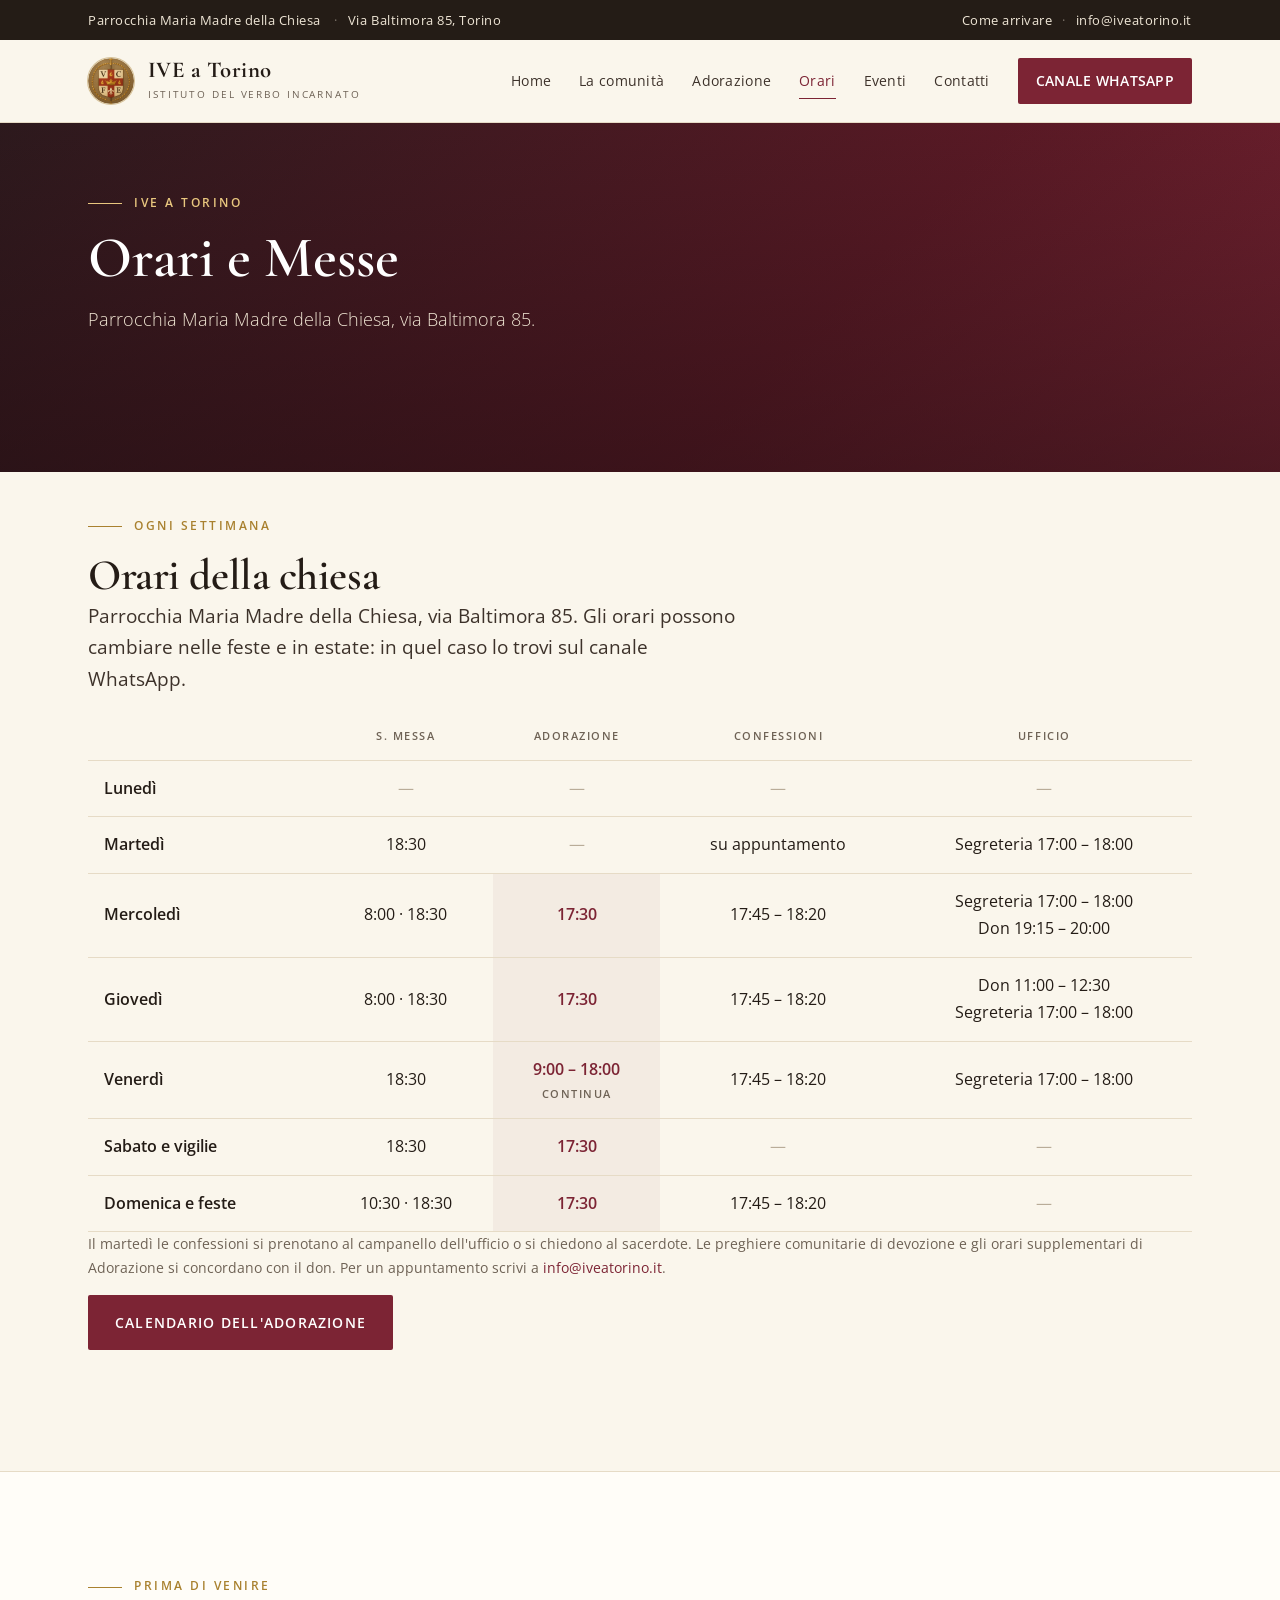
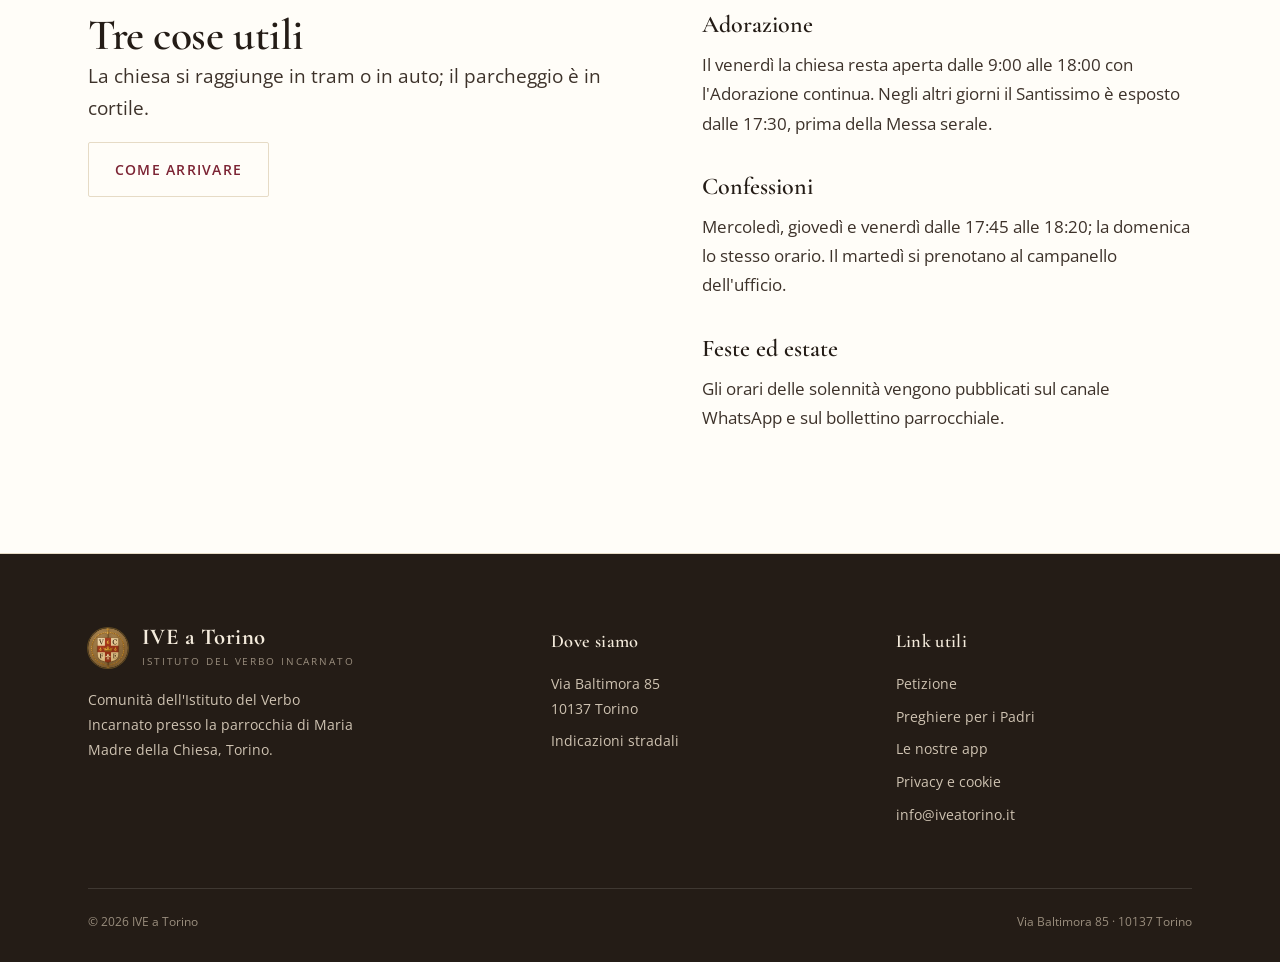
<file: orari.html>
<!DOCTYPE html>
<html lang="it">
<head>
<meta charset="utf-8">
<meta name="viewport" content="width=device-width, initial-scale=1">
<title>Orari e Messe — IVE a Torino</title>
<meta name="description" content="Orari di Sante Messe, Adorazione e confessioni della parrocchia Maria Madre della Chiesa, via Baltimora 85, Torino.">
<link rel="canonical" href="https://www.iveatorino.it/orari.html">
<meta property="og:type" content="website">
<meta property="og:site_name" content="IVE a Torino">
<meta property="og:title" content="Orari e Messe — IVE a Torino">
<meta property="og:description" content="Orari di Sante Messe, Adorazione e confessioni della parrocchia Maria Madre della Chiesa, via Baltimora 85, Torino.">
<meta property="og:image" content="https://www.iveatorino.it/assets/img/crest.png">
<meta name="theme-color" content="#7C2434">
<link rel="icon" href="assets/img/crest.png">
<link rel="preconnect" href="https://fonts.googleapis.com">
<link rel="preconnect" href="https://fonts.gstatic.com" crossorigin>
<link href="https://fonts.googleapis.com/css2?family=Cormorant+Garamond:wght@500;600;700&family=Open+Sans:wght@300;400;600&display=swap" rel="stylesheet">
<link rel="stylesheet" href="assets/css/style.css">
</head>
<body>
<a class="skip" href="#main">Salta al contenuto</a>
<div class="topbar">
  <div class="wrap">
    <div>Parrocchia Maria Madre della Chiesa <span class="dot">·</span><span class="hide-s">Via Baltimora 85, Torino</span></div>
    <div><a href="https://maps.google.com/?q=Via+Baltimora+85+10137+Torino" target="_blank" rel="noopener">Come arrivare</a><span class="dot">·</span><a href="mailto:info@iveatorino.it">info@iveatorino.it</a></div>
  </div>
</div>
<header>
  <div class="wrap nav">
    <a class="brand" href="index.html">
      <img src="assets/img/crest.png" alt="Stemma dell'Istituto del Verbo Incarnato">
      <span><b>IVE a Torino</b><small>Istituto del Verbo Incarnato</small></span>
    </a>
    <button class="burger" aria-label="Apri il menu" aria-expanded="false" onclick="const m=document.getElementById('menu');m.classList.toggle('open');this.setAttribute('aria-expanded',m.classList.contains('open'))">
      <span></span><span></span><span></span>
    </button>
    <nav class="links" id="menu">
      <a href="index.html">Home</a><a href="comunita.html">La comunità</a><a href="adorazione.html">Adorazione</a><a href="orari.html" class="on">Orari</a><a href="eventi.html">Eventi</a><a href="contatti.html">Contatti</a>
      <a class="cta" href="https://whatsapp.com/channel/0029Vb6V2S27Noa7Re3MLe0u">Canale WhatsApp</a>
    </nav>
  </div>
</header>
<main id="main">
<div class="page-hero">
  <div class="wrap">
    <p class="eyebrow">IVE a Torino</p>
    <h1>Orari e Messe</h1>
    <p class="sub">Parrocchia Maria Madre della Chiesa, via Baltimora 85.</p>
  </div>
</div>

<section>
  <div class="wrap">
    <p class="eyebrow">Ogni settimana</p>
    <h2>Orari della chiesa</h2>
    <p class="lead" style="max-width:60ch">Parrocchia Maria Madre della Chiesa, via Baltimora 85. Gli orari possono cambiare nelle feste e in estate: in quel caso lo trovi sul canale WhatsApp.</p>
    <div class="tablewrap">
      <table class="sched big">
        <thead><tr><th></th><th>S. Messa</th><th>Adorazione</th><th>Confessioni</th><th>Ufficio</th></tr></thead>
        <tbody>
          <tr><td>Lunedì</td><td class="off">—</td><td class="off">—</td><td class="off">—</td><td class="off">—</td></tr>
          <tr><td>Martedì</td><td>18:30</td><td class="off">—</td><td>su appuntamento</td><td>Segreteria 17:00 – 18:00</td></tr>
          <tr><td>Mercoledì</td><td>8:00 · 18:30</td><td class="ad">17:30</td><td>17:45 – 18:20</td><td>Segreteria 17:00 – 18:00<br>Don 19:15 – 20:00</td></tr>
          <tr><td>Giovedì</td><td>8:00 · 18:30</td><td class="ad">17:30</td><td>17:45 – 18:20</td><td>Don 11:00 – 12:30<br>Segreteria 17:00 – 18:00</td></tr>
          <tr><td>Venerdì</td><td>18:30</td><td class="ad">9:00 – 18:00<br><span class="tiny">continua</span></td><td>17:45 – 18:20</td><td>Segreteria 17:00 – 18:00</td></tr>
          <tr><td>Sabato e vigilie</td><td>18:30</td><td class="ad">17:30</td><td class="off">—</td><td class="off">—</td></tr>
          <tr><td>Domenica e feste</td><td>10:30 · 18:30</td><td class="ad">17:30</td><td>17:45 – 18:20</td><td class="off">—</td></tr>
        </tbody>
      </table>
      <p class="scrollhint">Scorri per vedere tutte le colonne →</p>
    </div>
    <p class="note">Il martedì le confessioni si prenotano al campanello dell'ufficio o si chiedono al sacerdote. Le preghiere comunitarie di devozione e gli orari supplementari di Adorazione si concordano con il don. Per un appuntamento scrivi a <a href="mailto:info@iveatorino.it">info@iveatorino.it</a>.</p>
    <p><a class="btn btn-primary" href="adorazione.html">Calendario dell'Adorazione</a></p>
  </div>
</section>

<section class="hours">
  <div class="wrap split" style="align-items:start">
    <div>
      <p class="eyebrow">Prima di venire</p>
      <h2>Tre cose utili</h2>
      <p class="lead">La chiesa si raggiunge in tram o in auto; il parcheggio è in cortile.</p>
      <p><a class="btn btn-line" href="contatti.html">Come arrivare</a></p>
    </div>
    <div class="prose">
      <h3>Adorazione</h3>
      <p>Il venerdì la chiesa resta aperta dalle 9:00 alle 18:00 con l'Adorazione continua. Negli altri giorni il Santissimo è esposto dalle 17:30, prima della Messa serale.</p>
      <h3>Confessioni</h3>
      <p>Mercoledì, giovedì e venerdì dalle 17:45 alle 18:20; la domenica lo stesso orario. Il martedì si prenotano al campanello dell'ufficio.</p>
      <h3>Feste ed estate</h3>
      <p>Gli orari delle solennità vengono pubblicati sul canale WhatsApp e sul bollettino parrocchiale.</p>
    </div>
  </div>
</section>

</main>
<footer>
  <div class="wrap">
    <div class="cols">
      <div>
        <a class="brand" href="index.html">
          <img src="assets/img/crest.png" alt="" style="width:40px;height:40px">
          <span><b>IVE a Torino</b><small>Istituto del Verbo Incarnato</small></span>
        </a>
        <p style="margin-top:18px;max-width:34ch">Comunità dell'Istituto del Verbo Incarnato presso la parrocchia di Maria Madre della Chiesa, Torino.</p>
      </div>
      <div>
        <h4>Dove siamo</h4>
        <ul>
          <li>Via Baltimora 85<br>10137 Torino</li>
          <li><a href="https://maps.google.com/?q=Via+Baltimora+85+10137+Torino" target="_blank" rel="noopener">Indicazioni stradali</a></li>
        </ul>
      </div>
      <div>
        <h4>Link utili</h4>
        <ul>
          <li><a href="https://petizione.iveatorino.it/">Petizione</a></li>
          <li><a href="https://preghiere.iveatorino.it/">Preghiere per i Padri</a></li>
          <li><a href="https://app.regeomaria.net">Le nostre app</a></li>
          <li><a href="privacy.html">Privacy e cookie</a></li>
          <li><a href="mailto:info@iveatorino.it">info@iveatorino.it</a></li>
        </ul>
      </div>
    </div>
    <div class="bottom">
      <div>© 2026 IVE a Torino</div>
      <div>Via Baltimora 85 · 10137 Torino</div>
    </div>
  </div>
</footer>
</body>
</html>
</file>
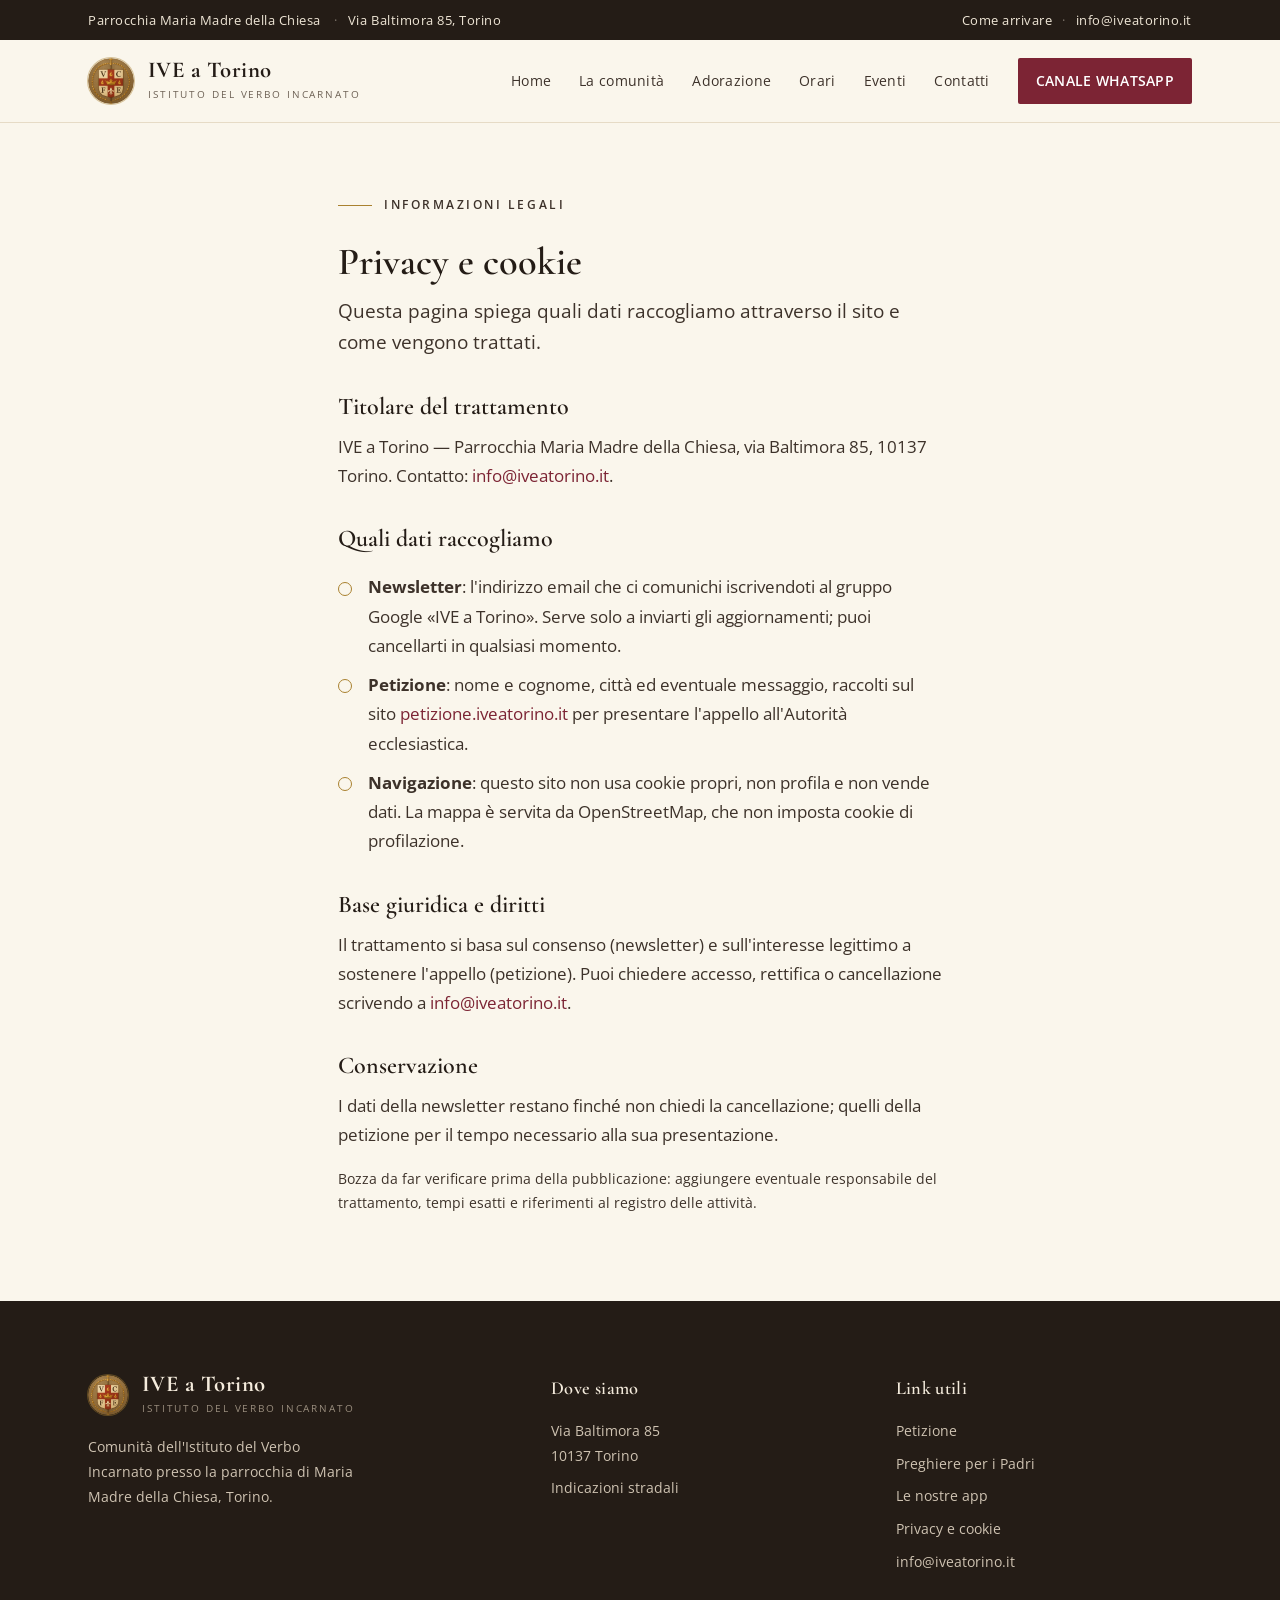
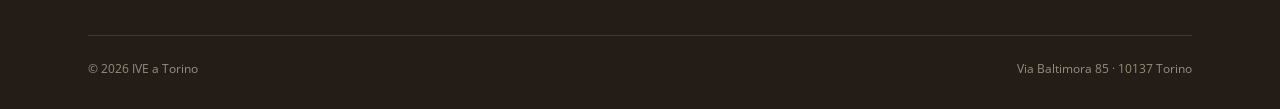
<file: privacy.html>
<!DOCTYPE html>
<html lang="it">
<head>
<meta charset="utf-8">
<meta name="viewport" content="width=device-width, initial-scale=1">
<title>Privacy e cookie — IVE a Torino</title>
<meta name="description" content="Informativa sul trattamento dei dati personali del sito iveatorino.it.">
<link rel="canonical" href="https://www.iveatorino.it/privacy.html">
<meta property="og:type" content="website">
<meta property="og:site_name" content="IVE a Torino">
<meta property="og:title" content="Privacy e cookie — IVE a Torino">
<meta property="og:description" content="Informativa sul trattamento dei dati personali del sito iveatorino.it.">
<meta property="og:image" content="https://www.iveatorino.it/assets/img/crest.png">
<meta name="theme-color" content="#7C2434">
<link rel="icon" href="assets/img/crest.png">
<link rel="preconnect" href="https://fonts.googleapis.com">
<link rel="preconnect" href="https://fonts.gstatic.com" crossorigin>
<link href="https://fonts.googleapis.com/css2?family=Cormorant+Garamond:wght@500;600;700&family=Open+Sans:wght@300;400;600&display=swap" rel="stylesheet">
<link rel="stylesheet" href="assets/css/style.css">
</head>
<body>
<a class="skip" href="#main">Salta al contenuto</a>
<div class="topbar">
  <div class="wrap">
    <div>Parrocchia Maria Madre della Chiesa <span class="dot">·</span><span class="hide-s">Via Baltimora 85, Torino</span></div>
    <div><a href="https://maps.google.com/?q=Via+Baltimora+85+10137+Torino" target="_blank" rel="noopener">Come arrivare</a><span class="dot">·</span><a href="mailto:info@iveatorino.it">info@iveatorino.it</a></div>
  </div>
</div>
<header>
  <div class="wrap nav">
    <a class="brand" href="index.html">
      <img src="assets/img/crest.png" alt="Stemma dell'Istituto del Verbo Incarnato">
      <span><b>IVE a Torino</b><small>Istituto del Verbo Incarnato</small></span>
    </a>
    <button class="burger" aria-label="Apri il menu" aria-expanded="false" onclick="const m=document.getElementById('menu');m.classList.toggle('open');this.setAttribute('aria-expanded',m.classList.contains('open'))">
      <span></span><span></span><span></span>
    </button>
    <nav class="links" id="menu">
      <a href="index.html">Home</a><a href="comunita.html">La comunità</a><a href="adorazione.html">Adorazione</a><a href="orari.html">Orari</a><a href="eventi.html">Eventi</a><a href="contatti.html">Contatti</a>
      <a class="cta" href="https://whatsapp.com/channel/0029Vb6V2S27Noa7Re3MLe0u">Canale WhatsApp</a>
    </nav>
  </div>
</header>
<main id="main">

<section class="tight">
  <div class="wrap prose">
    <p class="eyebrow">Informazioni legali</p>
    <h1 style="font-size:2.4rem">Privacy e cookie</h1>
    <p class="lead">Questa pagina spiega quali dati raccogliamo attraverso il sito e come vengono trattati.</p>
    <h3>Titolare del trattamento</h3>
    <p>IVE a Torino — Parrocchia Maria Madre della Chiesa, via Baltimora 85, 10137 Torino. Contatto: <a href="mailto:info@iveatorino.it">info@iveatorino.it</a>.</p>
    <h3>Quali dati raccogliamo</h3>
    <ul class="ticks">
      <li><b>Newsletter</b>: l'indirizzo email che ci comunichi iscrivendoti al gruppo Google «IVE a Torino». Serve solo a inviarti gli aggiornamenti; puoi cancellarti in qualsiasi momento.</li>
      <li><b>Petizione</b>: nome e cognome, città ed eventuale messaggio, raccolti sul sito <a href="https://petizione.iveatorino.it/">petizione.iveatorino.it</a> per presentare l'appello all'Autorità ecclesiastica.</li>
      <li><b>Navigazione</b>: questo sito non usa cookie propri, non profila e non vende dati. La mappa è servita da OpenStreetMap, che non imposta cookie di profilazione.</li>
    </ul>
    <h3>Base giuridica e diritti</h3>
    <p>Il trattamento si basa sul consenso (newsletter) e sull'interesse legittimo a sostenere l'appello (petizione). Puoi chiedere accesso, rettifica o cancellazione scrivendo a <a href="mailto:info@iveatorino.it">info@iveatorino.it</a>.</p>
    <h3>Conservazione</h3>
    <p>I dati della newsletter restano finché non chiedi la cancellazione; quelli della petizione per il tempo necessario alla sua presentazione.</p>
    <p class="note">Bozza da far verificare prima della pubblicazione: aggiungere eventuale responsabile del trattamento, tempi esatti e riferimenti al registro delle attività.</p>
  </div>
</section>

</main>
<footer>
  <div class="wrap">
    <div class="cols">
      <div>
        <a class="brand" href="index.html">
          <img src="assets/img/crest.png" alt="" style="width:40px;height:40px">
          <span><b>IVE a Torino</b><small>Istituto del Verbo Incarnato</small></span>
        </a>
        <p style="margin-top:18px;max-width:34ch">Comunità dell'Istituto del Verbo Incarnato presso la parrocchia di Maria Madre della Chiesa, Torino.</p>
      </div>
      <div>
        <h4>Dove siamo</h4>
        <ul>
          <li>Via Baltimora 85<br>10137 Torino</li>
          <li><a href="https://maps.google.com/?q=Via+Baltimora+85+10137+Torino" target="_blank" rel="noopener">Indicazioni stradali</a></li>
        </ul>
      </div>
      <div>
        <h4>Link utili</h4>
        <ul>
          <li><a href="https://petizione.iveatorino.it/">Petizione</a></li>
          <li><a href="https://preghiere.iveatorino.it/">Preghiere per i Padri</a></li>
          <li><a href="https://app.regeomaria.net">Le nostre app</a></li>
          <li><a href="privacy.html">Privacy e cookie</a></li>
          <li><a href="mailto:info@iveatorino.it">info@iveatorino.it</a></li>
        </ul>
      </div>
    </div>
    <div class="bottom">
      <div>© 2026 IVE a Torino</div>
      <div>Via Baltimora 85 · 10137 Torino</div>
    </div>
  </div>
</footer>
</body>
</html>
</file>
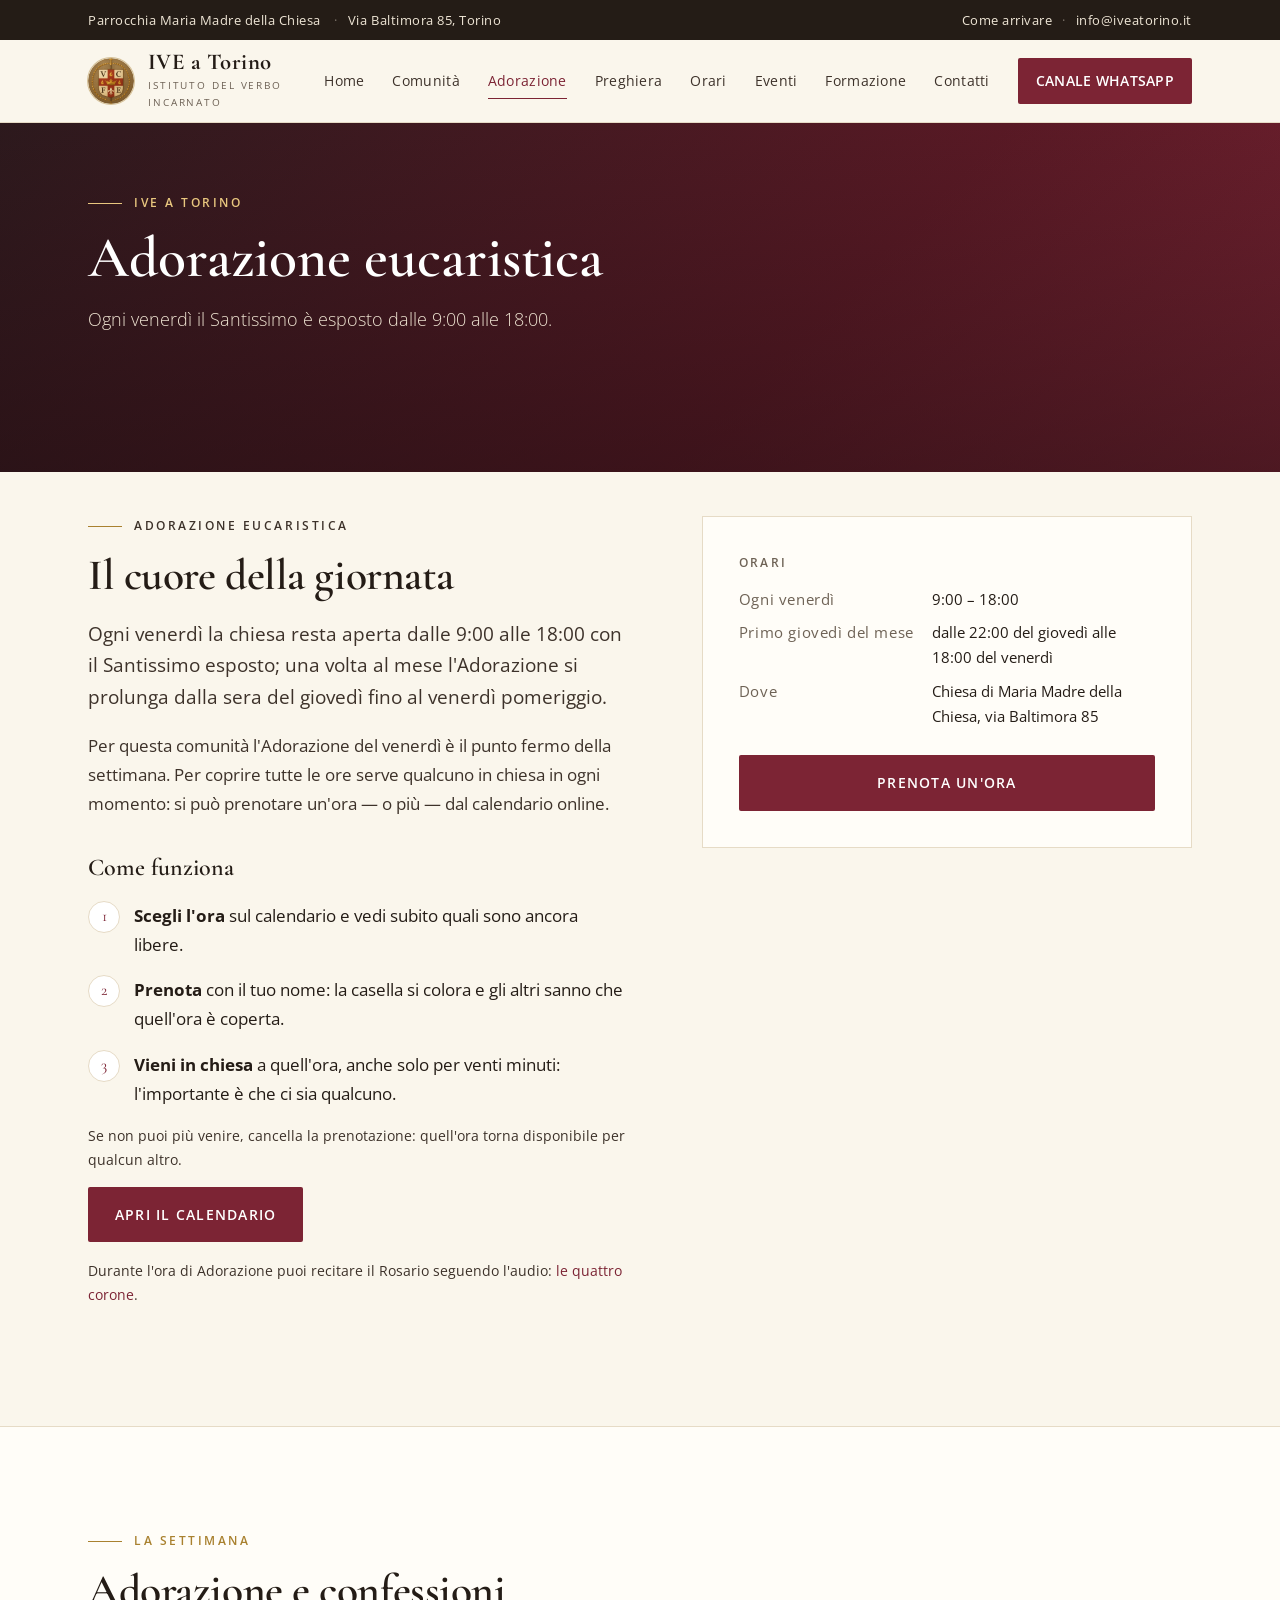
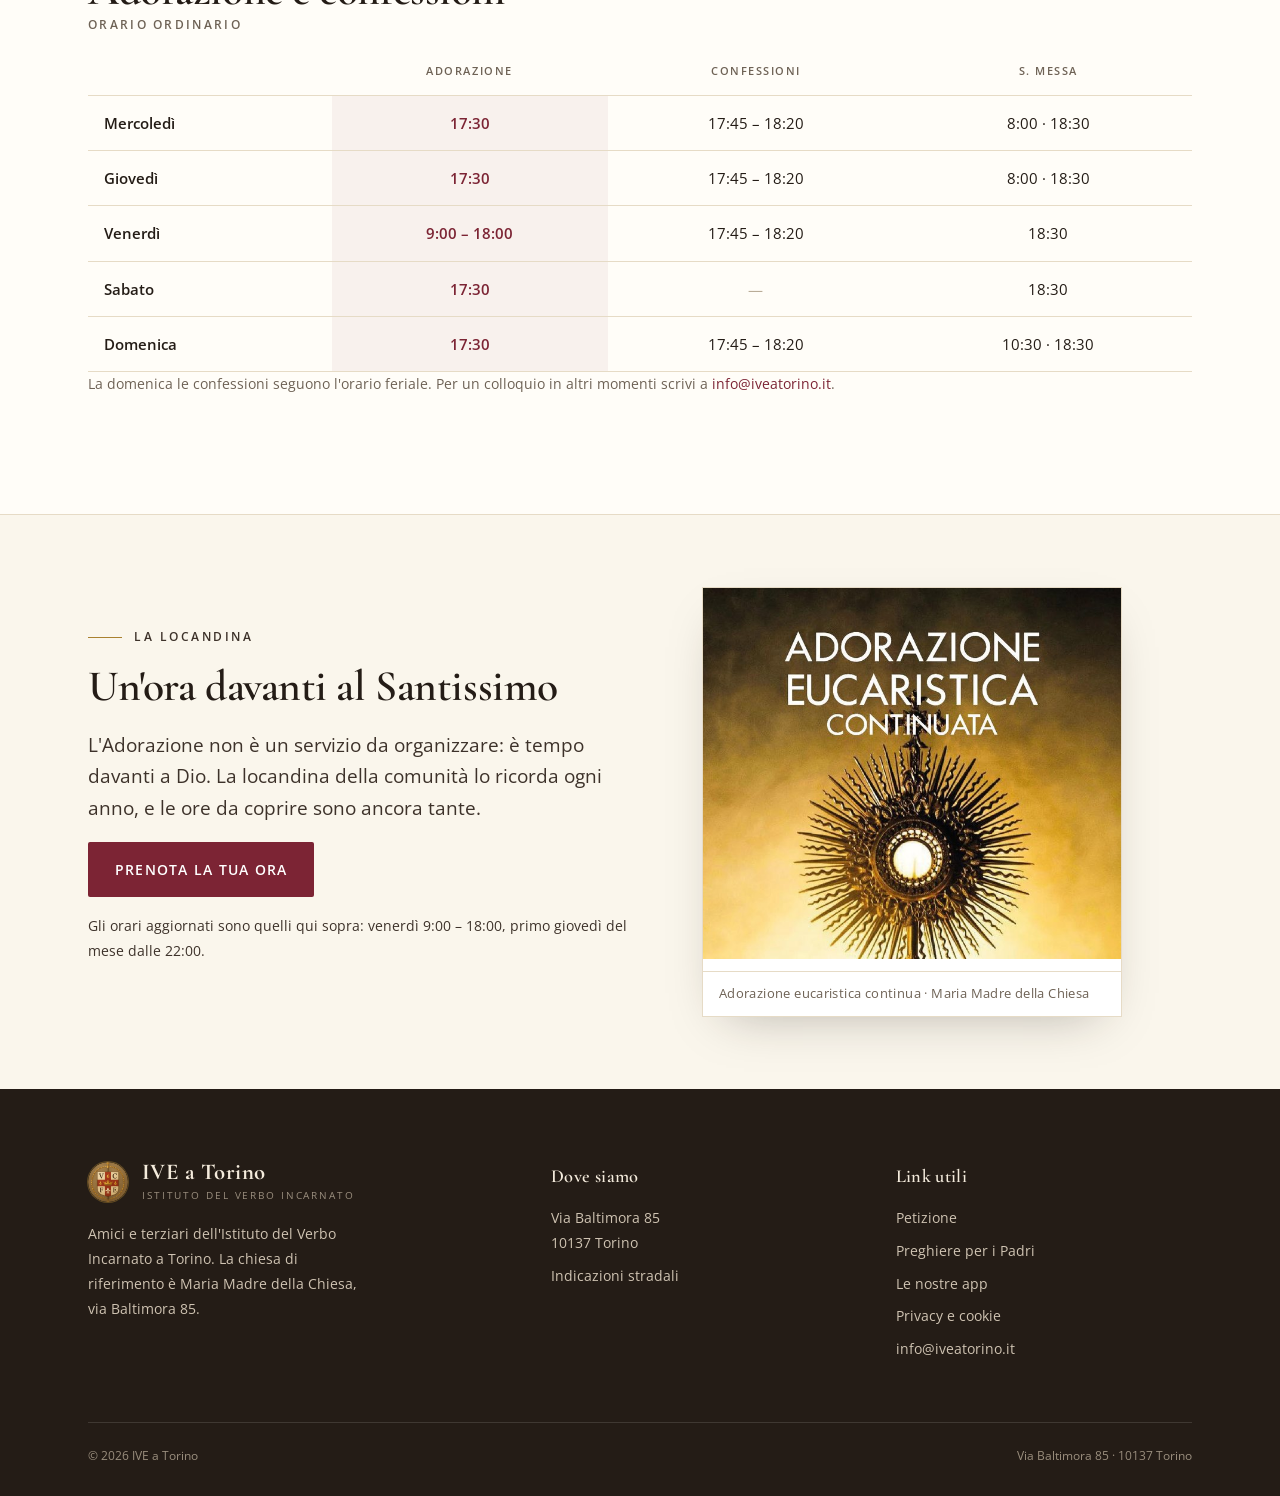
<file: docs/adorazione.html>
<!DOCTYPE html>
<html lang="it">
<head>
<meta charset="utf-8">
<meta name="viewport" content="width=device-width, initial-scale=1">
<title>Adorazione eucaristica — IVE a Torino</title>
<meta name="description" content="Orari e calendario dell'Adorazione eucaristica a Maria Madre della Chiesa, Torino: ogni venerdì dalle 9:00 alle 18:00, primo giovedì del mese.">
<link rel="canonical" href="https://www.iveatorino.it/adorazione.html">
<meta property="og:type" content="website">
<meta property="og:site_name" content="IVE a Torino">
<meta property="og:title" content="Adorazione eucaristica — IVE a Torino">
<meta property="og:description" content="Orari e calendario dell'Adorazione eucaristica a Maria Madre della Chiesa, Torino: ogni venerdì dalle 9:00 alle 18:00, primo giovedì del mese.">
<meta property="og:image" content="https://www.iveatorino.it/assets/img/crest.png">
<meta name="theme-color" content="#7C2434">
<link rel="icon" href="assets/img/crest.png">
<link rel="preconnect" href="https://fonts.googleapis.com">
<link rel="preconnect" href="https://fonts.gstatic.com" crossorigin>
<link href="https://fonts.googleapis.com/css2?family=Cormorant+Garamond:wght@500;600;700&family=Open+Sans:wght@300;400;600&display=swap" rel="stylesheet">
<link rel="stylesheet" href="assets/css/style.css">
</head>
<body>
<a class="skip" href="#main">Salta al contenuto</a>
<div class="topbar">
  <div class="wrap">
    <div>Parrocchia Maria Madre della Chiesa <span class="dot">·</span><span class="hide-s">Via Baltimora 85, Torino</span></div>
    <div><a href="https://maps.google.com/?q=Via+Baltimora+85+10137+Torino" target="_blank" rel="noopener">Come arrivare</a><span class="dot">·</span><a href="mailto:info@iveatorino.it">info@iveatorino.it</a></div>
  </div>
</div>
<header>
  <div class="wrap nav">
    <a class="brand" href="index.html">
      <img src="assets/img/crest.png" alt="Stemma dell'Istituto del Verbo Incarnato">
      <span><b>IVE a Torino</b><small>Istituto del Verbo Incarnato</small></span>
    </a>
    <button class="burger" aria-label="Apri il menu" aria-expanded="false" onclick="const m=document.getElementById('menu');m.classList.toggle('open');this.setAttribute('aria-expanded',m.classList.contains('open'))">
      <span></span><span></span><span></span>
    </button>
    <nav class="links" id="menu">
      <a href="index.html">Home</a><a href="comunita.html">Comunità</a><a href="adorazione.html" class="on">Adorazione</a><a href="preghiera.html">Preghiera</a><a href="orari.html">Orari</a><a href="eventi.html">Eventi</a><a href="formazione.html">Formazione</a><a href="contatti.html">Contatti</a>
      <a class="cta" href="https://whatsapp.com/channel/0029Vb6V2S27Noa7Re3MLe0u">Canale WhatsApp</a>
    </nav>
  </div>
</header>
<main id="main">
<div class="page-hero">
  <div class="wrap">
    <p class="eyebrow">IVE a Torino</p>
    <h1>Adorazione eucaristica</h1>
    <p class="sub">Ogni venerdì il Santissimo è esposto dalle 9:00 alle 18:00.</p>
  </div>
</div>

<section>
  <div class="wrap split" style="align-items:start">
    <div class="prose">
      <p class="eyebrow">Adorazione eucaristica</p>
      <h2>Il cuore della giornata</h2>
      <p class="lead">Ogni venerdì la chiesa resta aperta dalle 9:00 alle 18:00 con il Santissimo esposto; una volta al mese l'Adorazione si prolunga dalla sera del giovedì fino al venerdì pomeriggio.</p>
      <p>Per questa comunità l'Adorazione del venerdì è il punto fermo della settimana. Per coprire tutte le ore serve qualcuno in chiesa in ogni momento: si può prenotare un'ora — o più — dal calendario online.</p>
      <h3>Come funziona</h3>
      <ol class="steps">
        <li><b>Scegli l'ora</b> sul calendario e vedi subito quali sono ancora libere.</li>
        <li><b>Prenota</b> con il tuo nome: la casella si colora e gli altri sanno che quell'ora è coperta.</li>
        <li><b>Vieni in chiesa</b> a quell'ora, anche solo per venti minuti: l'importante è che ci sia qualcuno.</li>
      </ol>
      <p class="note">Se non puoi più venire, cancella la prenotazione: quell'ora torna disponibile per qualcun altro.</p>
      <p><a class="btn btn-primary" href="https://script.google.com/macros/s/AKfycbzdeOyxCEVWRphI1P3eCbvoeGcSKrlUnJ_9xuvQpjoVHb_Cqe-H3EEqznvLJ4WXOYSK4A/exec">Apri il calendario</a></p>
      <p class="note">Durante l'ora di Adorazione puoi recitare il Rosario seguendo l'audio: <a href="preghiera.html">le quattro corone</a>.</p>
    </div>
    <aside class="sidecard">
      <p class="kicker">Orari</p>
      <dl>
        <dt>Ogni venerdì</dt><dd>9:00 – 18:00</dd>
        <dt>Primo giovedì del mese</dt><dd>dalle 22:00 del giovedì alle 18:00 del venerdì</dd>
        <dt>Dove</dt><dd>Chiesa di Maria Madre della Chiesa, via Baltimora 85</dd>
      </dl>
      <a class="btn btn-primary" style="width:100%;justify-content:center" href="https://script.google.com/macros/s/AKfycbzdeOyxCEVWRphI1P3eCbvoeGcSKrlUnJ_9xuvQpjoVHb_Cqe-H3EEqznvLJ4WXOYSK4A/exec">Prenota un'ora</a>
    </aside>
  </div>
</section>

<section class="hours">
  <div class="wrap">
    <p class="eyebrow">La settimana</p>
    <h2>Adorazione e confessioni</h2>
    <div class="tablewrap">
      <table class="sched">
        <caption class="kicker">Orario ordinario</caption>
        <thead><tr><th></th><th>Adorazione</th><th>Confessioni</th><th>S. Messa</th></tr></thead>
        <tbody>
          <tr><td>Mercoledì</td><td class="ad">17:30</td><td>17:45 – 18:20</td><td>8:00 · 18:30</td></tr>
          <tr><td>Giovedì</td><td class="ad">17:30</td><td>17:45 – 18:20</td><td>8:00 · 18:30</td></tr>
          <tr><td>Venerdì</td><td class="ad">9:00 – 18:00</td><td>17:45 – 18:20</td><td>18:30</td></tr>
          <tr><td>Sabato</td><td class="ad">17:30</td><td class="off">—</td><td>18:30</td></tr>
          <tr><td>Domenica</td><td class="ad">17:30</td><td>17:45 – 18:20</td><td>10:30 · 18:30</td></tr>
        </tbody>
      </table>
      <p class="scrollhint">Scorri per vedere tutte le colonne →</p>
    </div>
    <p class="note">La domenica le confessioni seguono l'orario feriale. Per un colloquio in altri momenti scrivi a <a href="mailto:info@iveatorino.it">info@iveatorino.it</a>.</p>
  </div>
</section>

<section class="tight">
  <div class="wrap split" style="align-items:center">
    <div class="prose">
      <p class="eyebrow">La locandina</p>
      <h2>Un'ora davanti al Santissimo</h2>
      <p class="lead">L'Adorazione non è un servizio da organizzare: è tempo davanti a Dio. La locandina della comunità lo ricorda ogni anno, e le ore da coprire sono ancora tante.</p>
      <p><a class="btn btn-primary" href="https://script.google.com/macros/s/AKfycbzdeOyxCEVWRphI1P3eCbvoeGcSKrlUnJ_9xuvQpjoVHb_Cqe-H3EEqznvLJ4WXOYSK4A/exec">Prenota la tua ora</a></p>
      <p class="note">Gli orari aggiornati sono quelli qui sopra: venerdì 9:00 – 18:00, primo giovedì del mese dalle 22:00.</p>
    </div>
    <figure class="poster" style="max-width:420px">
      <img src="assets/img/locandina-adorazione.jpg" alt="Locandina dell'Adorazione eucaristica continua: l'ostensorio con il Santissimo">
      <figcaption>Adorazione eucaristica continua · Maria Madre della Chiesa</figcaption>
    </figure>
  </div>
</section>

</main>
<footer>
  <div class="wrap">
    <div class="cols">
      <div>
        <a class="brand" href="index.html">
          <img src="assets/img/crest.png" alt="" style="width:40px;height:40px">
          <span><b>IVE a Torino</b><small>Istituto del Verbo Incarnato</small></span>
        </a>
        <p style="margin-top:18px;max-width:34ch">Amici e terziari dell'Istituto del Verbo Incarnato a Torino. La chiesa di riferimento è Maria Madre della Chiesa, via Baltimora 85.</p>
      </div>
      <div>
        <h4>Dove siamo</h4>
        <ul>
          <li>Via Baltimora 85<br>10137 Torino</li>
          <li><a href="https://maps.google.com/?q=Via+Baltimora+85+10137+Torino" target="_blank" rel="noopener">Indicazioni stradali</a></li>
        </ul>
      </div>
      <div>
        <h4>Link utili</h4>
        <ul>
          <li><a href="https://petizione.iveatorino.it/">Petizione</a></li>
          <li><a href="https://preghiere.iveatorino.it/">Preghiere per i Padri</a></li>
          <li><a href="https://app.regeomaria.net">Le nostre app</a></li>
          <li><a href="privacy.html">Privacy e cookie</a></li>
          <li><a href="mailto:info@iveatorino.it">info@iveatorino.it</a></li>
        </ul>
      </div>
    </div>
    <div class="bottom">
      <div>© 2026 IVE a Torino</div>
      <div>Via Baltimora 85 · 10137 Torino</div>
    </div>
  </div>
</footer>
</body>
</html>
</file>
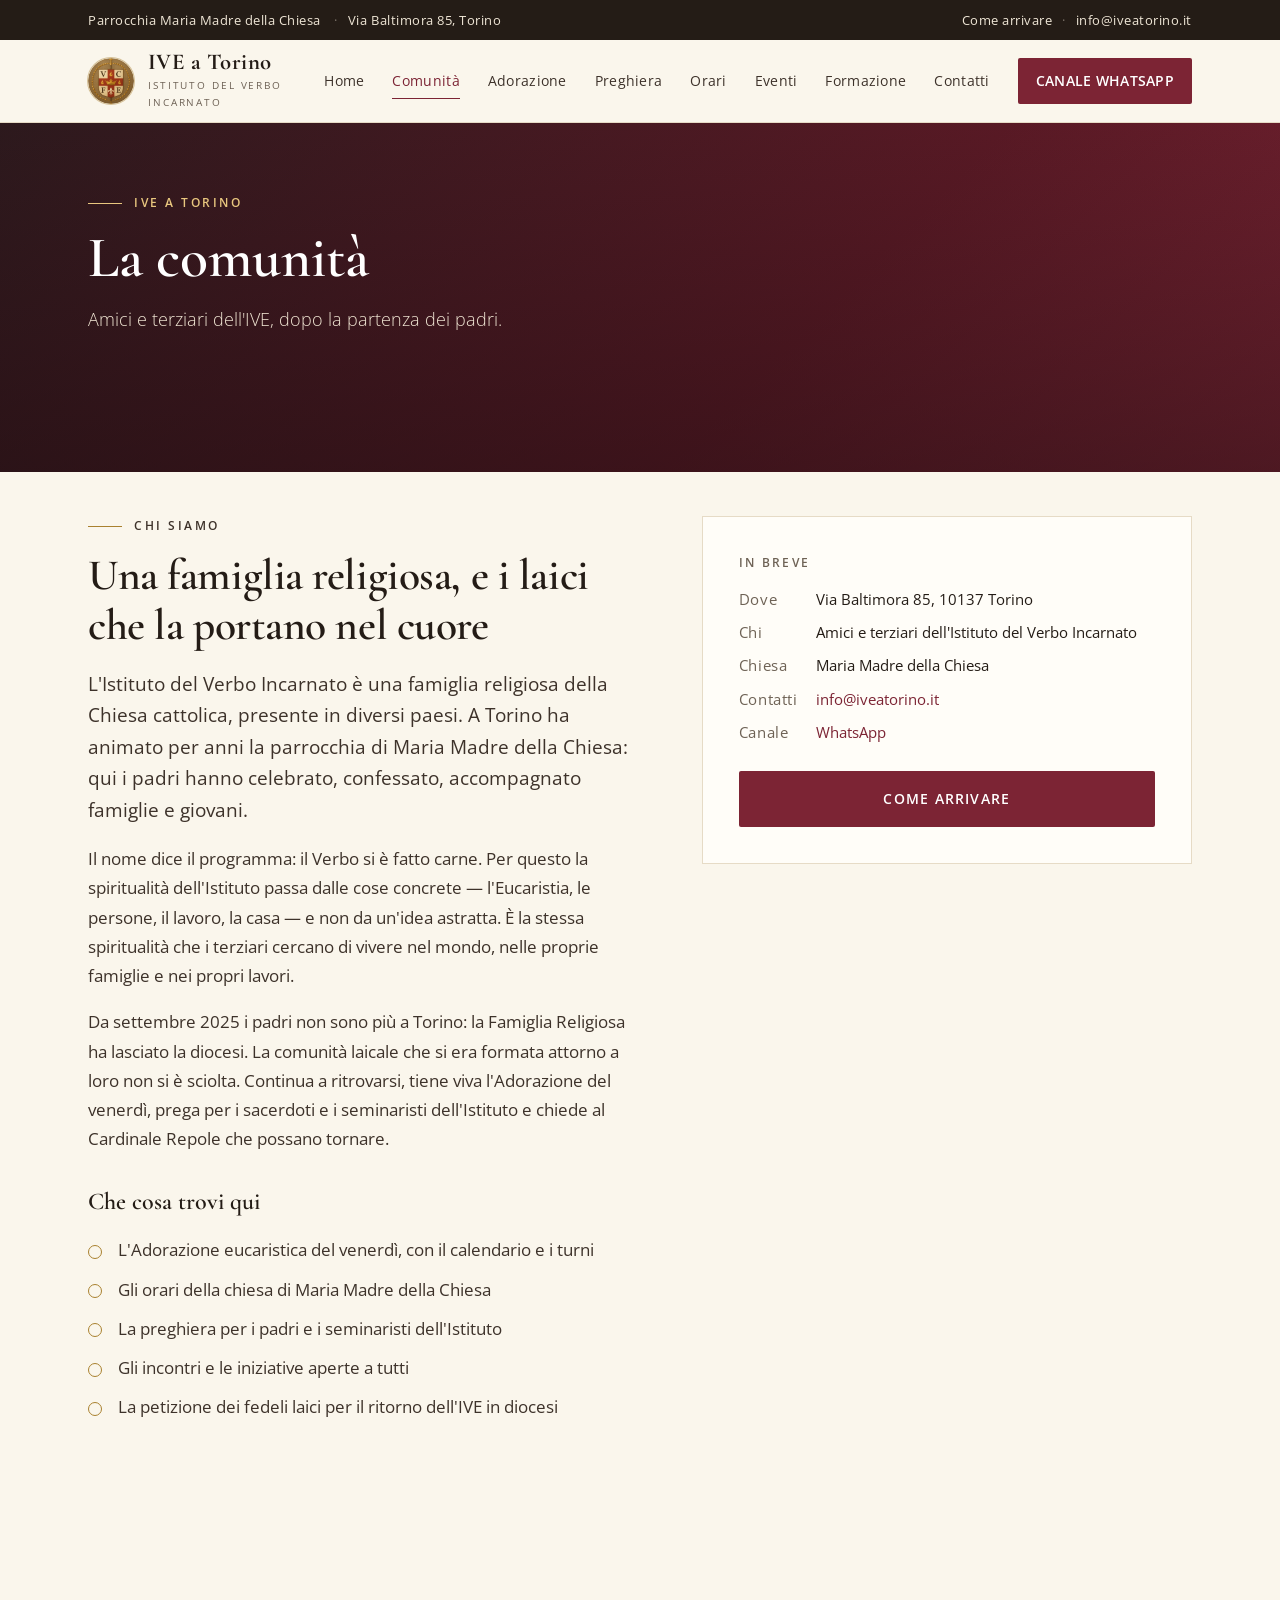
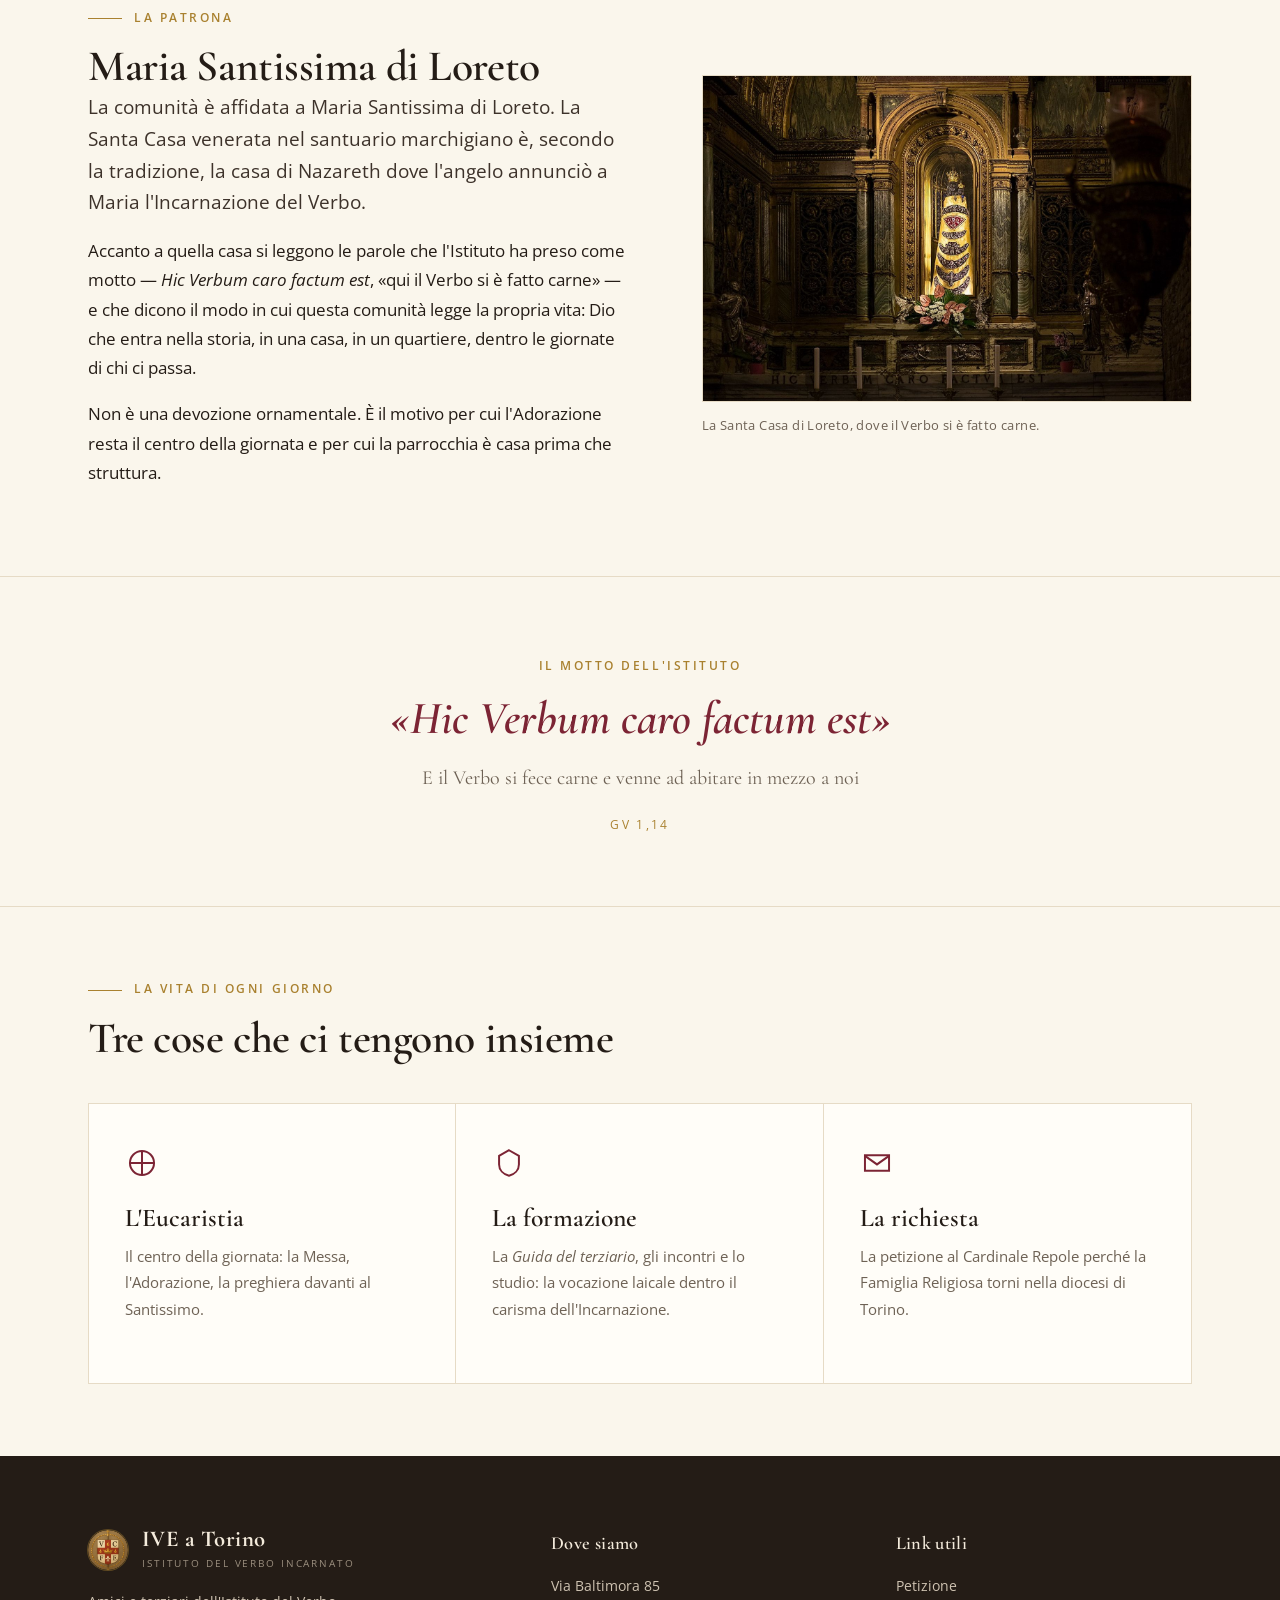
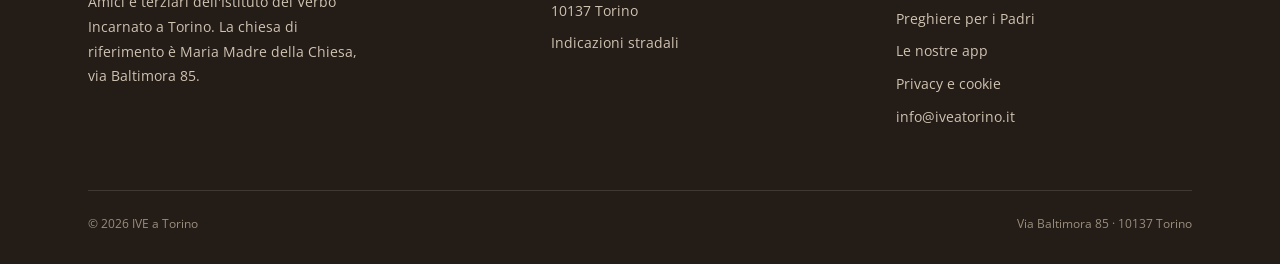
<file: docs/comunita.html>
<!DOCTYPE html>
<html lang="it">
<head>
<meta charset="utf-8">
<meta name="viewport" content="width=device-width, initial-scale=1">
<title>La comunità — IVE a Torino</title>
<meta name="description" content="Gli amici e i terziari dell'Istituto del Verbo Incarnato a Torino: chi sono, cosa fanno dopo la partenza dei padri, perché chiedono il loro ritorno nella diocesi.">
<link rel="canonical" href="https://www.iveatorino.it/comunita.html">
<meta property="og:type" content="website">
<meta property="og:site_name" content="IVE a Torino">
<meta property="og:title" content="La comunità — IVE a Torino">
<meta property="og:description" content="Gli amici e i terziari dell'Istituto del Verbo Incarnato a Torino: chi sono, cosa fanno dopo la partenza dei padri, perché chiedono il loro ritorno nella diocesi.">
<meta property="og:image" content="https://www.iveatorino.it/assets/img/crest.png">
<meta name="theme-color" content="#7C2434">
<link rel="icon" href="assets/img/crest.png">
<link rel="preconnect" href="https://fonts.googleapis.com">
<link rel="preconnect" href="https://fonts.gstatic.com" crossorigin>
<link href="https://fonts.googleapis.com/css2?family=Cormorant+Garamond:wght@500;600;700&family=Open+Sans:wght@300;400;600&display=swap" rel="stylesheet">
<link rel="stylesheet" href="assets/css/style.css">
</head>
<body>
<a class="skip" href="#main">Salta al contenuto</a>
<div class="topbar">
  <div class="wrap">
    <div>Parrocchia Maria Madre della Chiesa <span class="dot">·</span><span class="hide-s">Via Baltimora 85, Torino</span></div>
    <div><a href="https://maps.google.com/?q=Via+Baltimora+85+10137+Torino" target="_blank" rel="noopener">Come arrivare</a><span class="dot">·</span><a href="mailto:info@iveatorino.it">info@iveatorino.it</a></div>
  </div>
</div>
<header>
  <div class="wrap nav">
    <a class="brand" href="index.html">
      <img src="assets/img/crest.png" alt="Stemma dell'Istituto del Verbo Incarnato">
      <span><b>IVE a Torino</b><small>Istituto del Verbo Incarnato</small></span>
    </a>
    <button class="burger" aria-label="Apri il menu" aria-expanded="false" onclick="const m=document.getElementById('menu');m.classList.toggle('open');this.setAttribute('aria-expanded',m.classList.contains('open'))">
      <span></span><span></span><span></span>
    </button>
    <nav class="links" id="menu">
      <a href="index.html">Home</a><a href="comunita.html" class="on">Comunità</a><a href="adorazione.html">Adorazione</a><a href="preghiera.html">Preghiera</a><a href="orari.html">Orari</a><a href="eventi.html">Eventi</a><a href="formazione.html">Formazione</a><a href="contatti.html">Contatti</a>
      <a class="cta" href="https://whatsapp.com/channel/0029Vb6V2S27Noa7Re3MLe0u">Canale WhatsApp</a>
    </nav>
  </div>
</header>
<main id="main">
<div class="page-hero">
  <div class="wrap">
    <p class="eyebrow">IVE a Torino</p>
    <h1>La comunità</h1>
    <p class="sub">Amici e terziari dell'IVE, dopo la partenza dei padri.</p>
  </div>
</div>

<section>
  <div class="wrap split" style="align-items:start">
    <div class="prose">
      <p class="eyebrow">Chi siamo</p>
      <h2>Una famiglia religiosa, e i laici che la portano nel cuore</h2>
      <p class="lead">L'Istituto del Verbo Incarnato è una famiglia religiosa della Chiesa cattolica, presente in diversi paesi. A Torino ha animato per anni la parrocchia di Maria Madre della Chiesa: qui i padri hanno celebrato, confessato, accompagnato famiglie e giovani.</p>
      <p>Il nome dice il programma: il Verbo si è fatto carne. Per questo la spiritualità dell'Istituto passa dalle cose concrete — l'Eucaristia, le persone, il lavoro, la casa — e non da un'idea astratta. È la stessa spiritualità che i terziari cercano di vivere nel mondo, nelle proprie famiglie e nei propri lavori.</p>
      <p>Da settembre 2025 i padri non sono più a Torino: la Famiglia Religiosa ha lasciato la diocesi. La comunità laicale che si era formata attorno a loro non si è sciolta. Continua a ritrovarsi, tiene viva l'Adorazione del venerdì, prega per i sacerdoti e i seminaristi dell'Istituto e chiede al Cardinale Repole che possano tornare.</p>
      <h3>Che cosa trovi qui</h3>
      <ul class="ticks">
        <li>L'Adorazione eucaristica del venerdì, con il calendario e i turni</li>
        <li>Gli orari della chiesa di Maria Madre della Chiesa</li>
        <li>La preghiera per i padri e i seminaristi dell'Istituto</li>
        <li>Gli incontri e le iniziative aperte a tutti</li>
        <li>La petizione dei fedeli laici per il ritorno dell'IVE in diocesi</li>
      </ul>
    </div>
    <aside class="sidecard">
      <p class="kicker">In breve</p>
      <dl>
        <dt>Dove</dt><dd>Via Baltimora 85, 10137 Torino</dd>
        <dt>Chi</dt><dd>Amici e terziari dell'Istituto del Verbo Incarnato</dd>
        <dt>Chiesa</dt><dd>Maria Madre della Chiesa</dd>
        <dt>Contatti</dt><dd><a href="mailto:info@iveatorino.it">info@iveatorino.it</a></dd>
        <dt>Canale</dt><dd><a href="https://whatsapp.com/channel/0029Vb6V2S27Noa7Re3MLe0u">WhatsApp</a></dd>
      </dl>
      <a class="btn btn-primary" style="width:100%;justify-content:center" href="contatti.html">Come arrivare</a>
    </aside>
  </div>
</section>

<section class="tight">
  <div class="wrap split">
    <div>
      <p class="eyebrow">La patrona</p>
      <h2>Maria Santissima di Loreto</h2>
      <p class="lead">La comunità è affidata a Maria Santissima di Loreto. La Santa Casa venerata nel santuario marchigiano è, secondo la tradizione, la casa di Nazareth dove l'angelo annunciò a Maria l'Incarnazione del Verbo.</p>
      <p>Accanto a quella casa si leggono le parole che l'Istituto ha preso come motto — <i>Hic Verbum caro factum est</i>, «qui il Verbo si è fatto carne» — e che dicono il modo in cui questa comunità legge la propria vita: Dio che entra nella storia, in una casa, in un quartiere, dentro le giornate di chi ci passa.</p>
      <p>Non è una devozione ornamentale. È il motivo per cui l'Adorazione resta il centro della giornata e per cui la parrocchia è casa prima che struttura.</p>
    </div>
    <figure style="margin:0">
      <img src="assets/img/loreto.jpg" alt="La Santa Casa di Loreto con l'iscrizione «Hic Verbum caro factum est»" style="border:1px solid var(--line)">
      <figcaption>La Santa Casa di Loreto, dove il Verbo si è fatto carne.</figcaption>
    </figure>
  </div>
</section>

<section class="quote tight">
  <div class="wrap">
    <p class="eyebrow" style="text-align:center">Il motto dell'Istituto</p>
    <blockquote>«Hic Verbum caro factum est»</blockquote>
    <p class="motto-it">E il Verbo si fece carne e venne ad abitare in mezzo a noi</p>
    <cite>Gv 1,14</cite>
  </div>
</section>

<section class="tight">
  <div class="wrap">
    <p class="eyebrow">La vita di ogni giorno</p>
    <h2 style="margin-bottom:40px">Tre cose che ci tengono insieme</h2>
    <div class="doors">
      <div class="door">
        <svg viewBox="0 0 24 24" aria-hidden="true"><circle cx="12" cy="12" r="8.5"/><path d="M12 3.5v17M3.5 12h17"/></svg>
        <h3>L'Eucaristia</h3>
        <p>Il centro della giornata: la Messa, l'Adorazione, la preghiera davanti al Santissimo.</p>
      </div>
      <div class="door">
        <svg viewBox="0 0 24 24" aria-hidden="true"><path d="M12 3l7 4v6c0 4-3 7-7 8-4-1-7-4-7-8V7z"/></svg>
        <h3>La formazione</h3>
        <p>La <i>Guida del terziario</i>, gli incontri e lo studio: la vocazione laicale dentro il carisma dell'Incarnazione.</p>
      </div>
      <div class="door">
        <svg viewBox="0 0 24 24" aria-hidden="true"><path d="M3.5 6.5h17v11h-17z"/><path d="M3.5 7l8.5 6 8.5-6"/></svg>
        <h3>La richiesta</h3>
        <p>La petizione al Cardinale Repole perché la Famiglia Religiosa torni nella diocesi di Torino.</p>
      </div>
    </div>
  </div>
</section>

</main>
<footer>
  <div class="wrap">
    <div class="cols">
      <div>
        <a class="brand" href="index.html">
          <img src="assets/img/crest.png" alt="" style="width:40px;height:40px">
          <span><b>IVE a Torino</b><small>Istituto del Verbo Incarnato</small></span>
        </a>
        <p style="margin-top:18px;max-width:34ch">Amici e terziari dell'Istituto del Verbo Incarnato a Torino. La chiesa di riferimento è Maria Madre della Chiesa, via Baltimora 85.</p>
      </div>
      <div>
        <h4>Dove siamo</h4>
        <ul>
          <li>Via Baltimora 85<br>10137 Torino</li>
          <li><a href="https://maps.google.com/?q=Via+Baltimora+85+10137+Torino" target="_blank" rel="noopener">Indicazioni stradali</a></li>
        </ul>
      </div>
      <div>
        <h4>Link utili</h4>
        <ul>
          <li><a href="https://petizione.iveatorino.it/">Petizione</a></li>
          <li><a href="https://preghiere.iveatorino.it/">Preghiere per i Padri</a></li>
          <li><a href="https://app.regeomaria.net">Le nostre app</a></li>
          <li><a href="privacy.html">Privacy e cookie</a></li>
          <li><a href="mailto:info@iveatorino.it">info@iveatorino.it</a></li>
        </ul>
      </div>
    </div>
    <div class="bottom">
      <div>© 2026 IVE a Torino</div>
      <div>Via Baltimora 85 · 10137 Torino</div>
    </div>
  </div>
</footer>
</body>
</html>
</file>
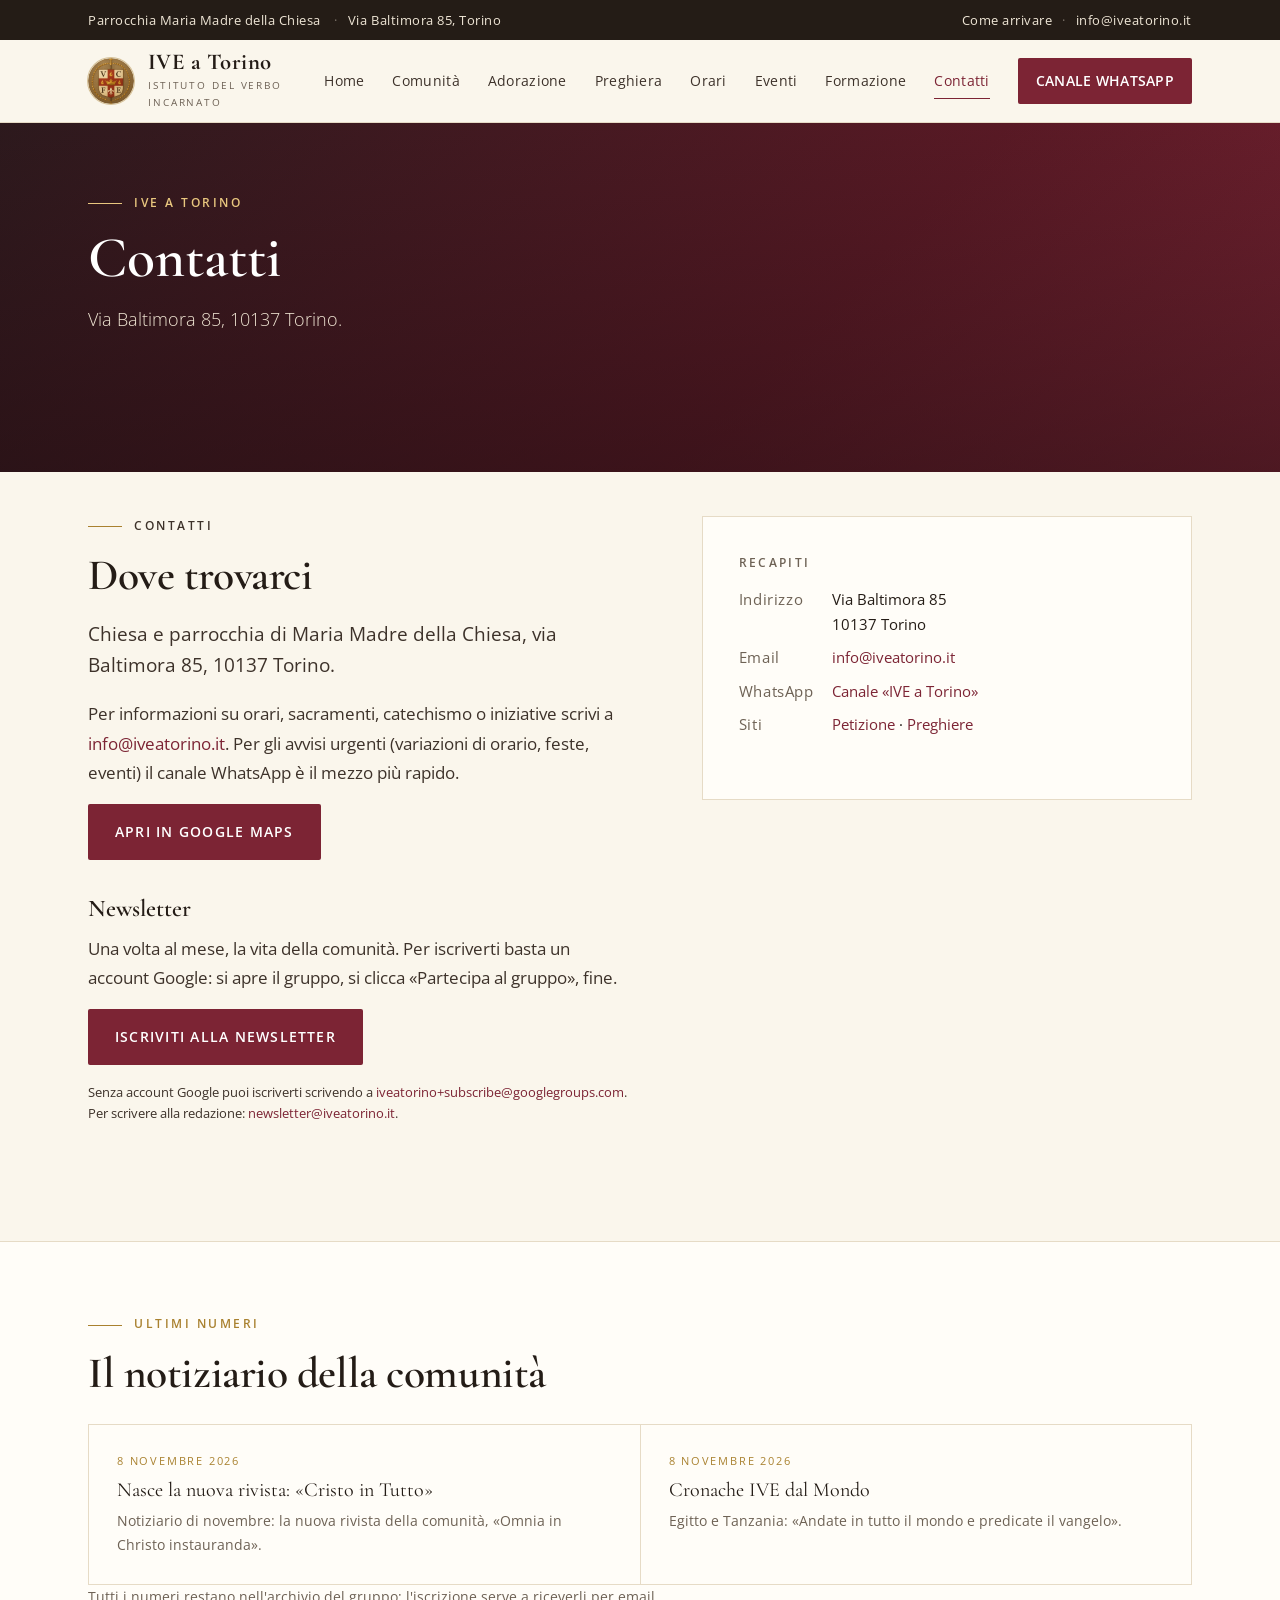
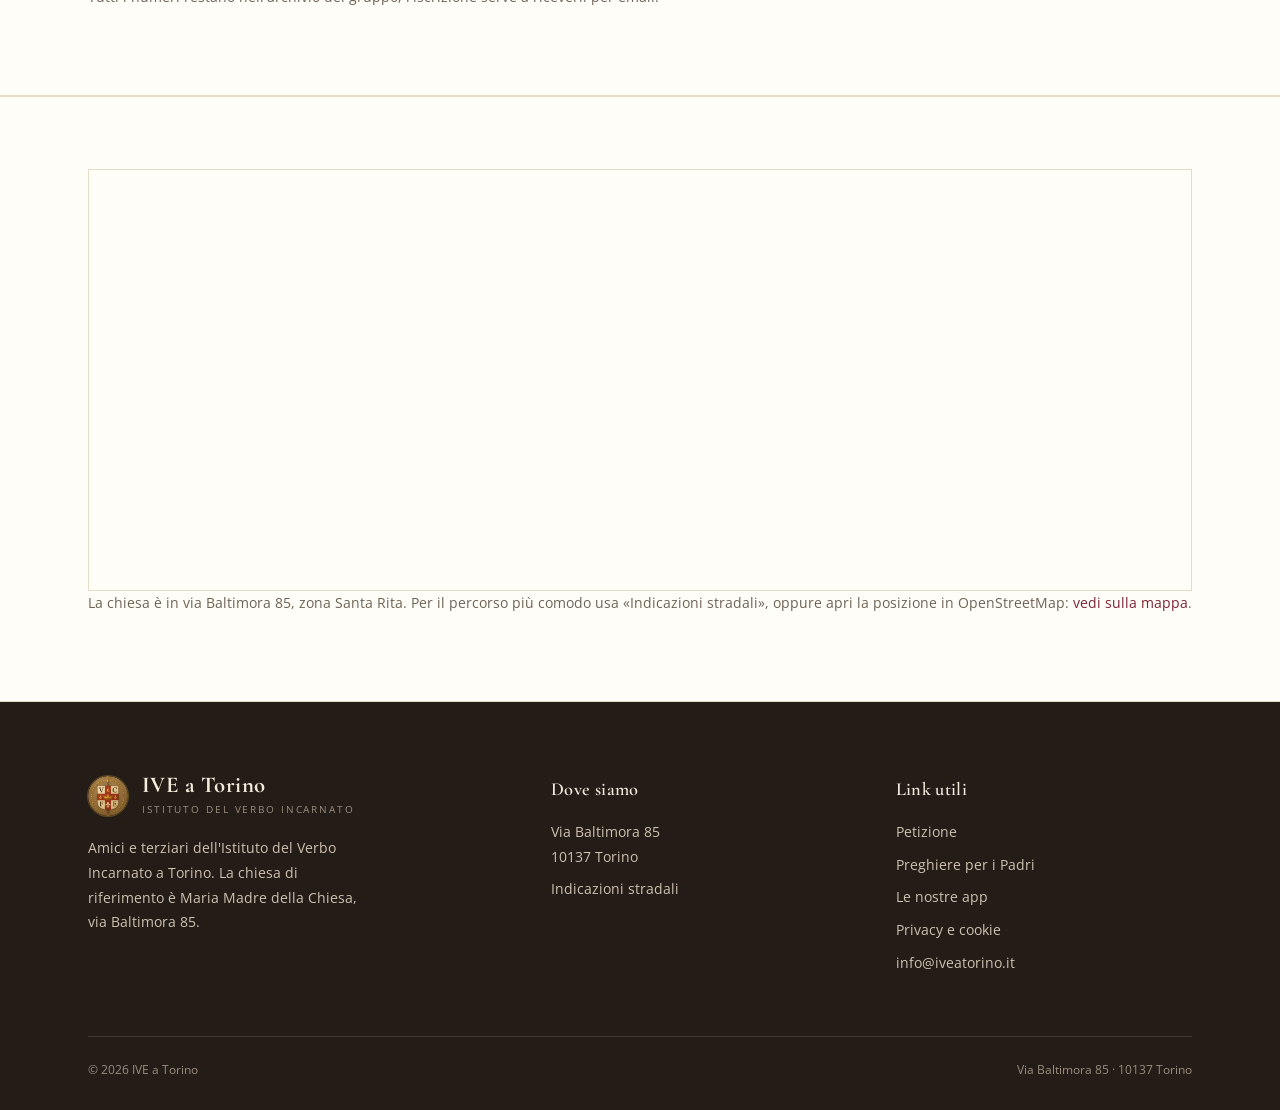
<file: docs/contatti.html>
<!DOCTYPE html>
<html lang="it">
<head>
<meta charset="utf-8">
<meta name="viewport" content="width=device-width, initial-scale=1">
<title>Contatti — IVE a Torino</title>
<meta name="description" content="Dove trovarci: via Baltimora 85, Torino. Email, canale WhatsApp e newsletter della comunità IVE a Torino.">
<link rel="canonical" href="https://www.iveatorino.it/contatti.html">
<meta property="og:type" content="website">
<meta property="og:site_name" content="IVE a Torino">
<meta property="og:title" content="Contatti — IVE a Torino">
<meta property="og:description" content="Dove trovarci: via Baltimora 85, Torino. Email, canale WhatsApp e newsletter della comunità IVE a Torino.">
<meta property="og:image" content="https://www.iveatorino.it/assets/img/crest.png">
<meta name="theme-color" content="#7C2434">
<link rel="icon" href="assets/img/crest.png">
<link rel="preconnect" href="https://fonts.googleapis.com">
<link rel="preconnect" href="https://fonts.gstatic.com" crossorigin>
<link href="https://fonts.googleapis.com/css2?family=Cormorant+Garamond:wght@500;600;700&family=Open+Sans:wght@300;400;600&display=swap" rel="stylesheet">
<link rel="stylesheet" href="assets/css/style.css">
</head>
<body>
<a class="skip" href="#main">Salta al contenuto</a>
<div class="topbar">
  <div class="wrap">
    <div>Parrocchia Maria Madre della Chiesa <span class="dot">·</span><span class="hide-s">Via Baltimora 85, Torino</span></div>
    <div><a href="https://maps.google.com/?q=Via+Baltimora+85+10137+Torino" target="_blank" rel="noopener">Come arrivare</a><span class="dot">·</span><a href="mailto:info@iveatorino.it">info@iveatorino.it</a></div>
  </div>
</div>
<header>
  <div class="wrap nav">
    <a class="brand" href="index.html">
      <img src="assets/img/crest.png" alt="Stemma dell'Istituto del Verbo Incarnato">
      <span><b>IVE a Torino</b><small>Istituto del Verbo Incarnato</small></span>
    </a>
    <button class="burger" aria-label="Apri il menu" aria-expanded="false" onclick="const m=document.getElementById('menu');m.classList.toggle('open');this.setAttribute('aria-expanded',m.classList.contains('open'))">
      <span></span><span></span><span></span>
    </button>
    <nav class="links" id="menu">
      <a href="index.html">Home</a><a href="comunita.html">Comunità</a><a href="adorazione.html">Adorazione</a><a href="preghiera.html">Preghiera</a><a href="orari.html">Orari</a><a href="eventi.html">Eventi</a><a href="formazione.html">Formazione</a><a href="contatti.html" class="on">Contatti</a>
      <a class="cta" href="https://whatsapp.com/channel/0029Vb6V2S27Noa7Re3MLe0u">Canale WhatsApp</a>
    </nav>
  </div>
</header>
<main id="main">
<div class="page-hero">
  <div class="wrap">
    <p class="eyebrow">IVE a Torino</p>
    <h1>Contatti</h1>
    <p class="sub">Via Baltimora 85, 10137 Torino.</p>
  </div>
</div>

<section>
  <div class="wrap split" style="align-items:start">
    <div class="prose">
      <p class="eyebrow">Contatti</p>
      <h2>Dove trovarci</h2>
      <p class="lead">Chiesa e parrocchia di Maria Madre della Chiesa, via Baltimora 85, 10137 Torino.</p>
      <p>Per informazioni su orari, sacramenti, catechismo o iniziative scrivi a <a href="mailto:info@iveatorino.it">info@iveatorino.it</a>. Per gli avvisi urgenti (variazioni di orario, feste, eventi) il canale WhatsApp è il mezzo più rapido.</p>
      <p><a class="btn btn-primary" href="https://maps.google.com/?q=Via+Baltimora+85+10137+Torino" target="_blank" rel="noopener">Apri in Google Maps</a></p>
      <h3>Newsletter</h3>
      <p>Una volta al mese, la vita della comunità. Per iscriverti basta un account Google: si apre il gruppo, si clicca «Partecipa al gruppo», fine.</p>
      <p><a class="btn btn-primary" href="https://groups.google.com/g/iveatorino" target="_blank" rel="noopener">Iscriviti alla newsletter</a></p>
      <p class="fine">Senza account Google puoi iscriverti scrivendo a <a href="mailto:iveatorino+subscribe@googlegroups.com?subject=Iscrizione%20newsletter">iveatorino+subscribe@googlegroups.com</a>. Per scrivere alla redazione: <a href="mailto:newsletter@iveatorino.it">newsletter@iveatorino.it</a>.</p>
    </div>
    <aside class="sidecard">
      <p class="kicker">Recapiti</p>
      <dl>
        <dt>Indirizzo</dt><dd>Via Baltimora 85<br>10137 Torino</dd>
        <dt>Email</dt><dd><a href="mailto:info@iveatorino.it">info@iveatorino.it</a></dd>
        <dt>WhatsApp</dt><dd><a href="https://whatsapp.com/channel/0029Vb6V2S27Noa7Re3MLe0u">Canale «IVE a Torino»</a></dd>
        <dt>Siti</dt><dd><a href="https://petizione.iveatorino.it/">Petizione</a> · <a href="https://preghiere.iveatorino.it/">Preghiere</a></dd>
      </dl>
    </aside>
  </div>
</section>

<section class="hours tight">
  <div class="wrap">
    <p class="eyebrow">Ultimi numeri</p>
    <h2 style="margin-bottom:26px">Il notiziario della comunità</h2>
    <div class="issues">
      <a class="issue" href="https://groups.google.com/g/iveatorino" target="_blank" rel="noopener">
        <span class="date">8 novembre 2026</span>
        <span class="ttl">Nasce la nuova rivista: «Cristo in Tutto»</span>
        <span class="desc">Notiziario di novembre: la nuova rivista della comunità, «Omnia in Christo instauranda».</span>
      </a>
      <a class="issue" href="https://groups.google.com/g/iveatorino" target="_blank" rel="noopener">
        <span class="date">8 novembre 2026</span>
        <span class="ttl">Cronache IVE dal Mondo</span>
        <span class="desc">Egitto e Tanzania: «Andate in tutto il mondo e predicate il vangelo».</span>
      </a>
    </div>
    <p class="note">Tutti i numeri restano nell'archivio del gruppo; l'iscrizione serve a riceverli per email.</p>
  </div>
</section>

<section class="hours tight">
  <div class="wrap">
    <div class="map">
      <iframe title="Mappa: via Baltimora 85, Torino"
        src="https://www.openstreetmap.org/export/embed.html?bbox=7.6325%2C45.0415%2C7.6465%2C45.0495&amp;layer=mapnik&amp;marker=45.0455489%2C7.6395122"
        loading="lazy"></iframe>
    </div>
    <p class="note">La chiesa è in via Baltimora 85, zona Santa Rita. Per il percorso più comodo usa «Indicazioni stradali», oppure apri la posizione in OpenStreetMap: <a href="https://www.openstreetmap.org/?mlat=45.0455489&amp;mlon=7.6395122#map=17/45.04555/7.63951">vedi sulla mappa</a>.</p>
  </div>
</section>

</main>
<footer>
  <div class="wrap">
    <div class="cols">
      <div>
        <a class="brand" href="index.html">
          <img src="assets/img/crest.png" alt="" style="width:40px;height:40px">
          <span><b>IVE a Torino</b><small>Istituto del Verbo Incarnato</small></span>
        </a>
        <p style="margin-top:18px;max-width:34ch">Amici e terziari dell'Istituto del Verbo Incarnato a Torino. La chiesa di riferimento è Maria Madre della Chiesa, via Baltimora 85.</p>
      </div>
      <div>
        <h4>Dove siamo</h4>
        <ul>
          <li>Via Baltimora 85<br>10137 Torino</li>
          <li><a href="https://maps.google.com/?q=Via+Baltimora+85+10137+Torino" target="_blank" rel="noopener">Indicazioni stradali</a></li>
        </ul>
      </div>
      <div>
        <h4>Link utili</h4>
        <ul>
          <li><a href="https://petizione.iveatorino.it/">Petizione</a></li>
          <li><a href="https://preghiere.iveatorino.it/">Preghiere per i Padri</a></li>
          <li><a href="https://app.regeomaria.net">Le nostre app</a></li>
          <li><a href="privacy.html">Privacy e cookie</a></li>
          <li><a href="mailto:info@iveatorino.it">info@iveatorino.it</a></li>
        </ul>
      </div>
    </div>
    <div class="bottom">
      <div>© 2026 IVE a Torino</div>
      <div>Via Baltimora 85 · 10137 Torino</div>
    </div>
  </div>
</footer>
</body>
</html>
</file>
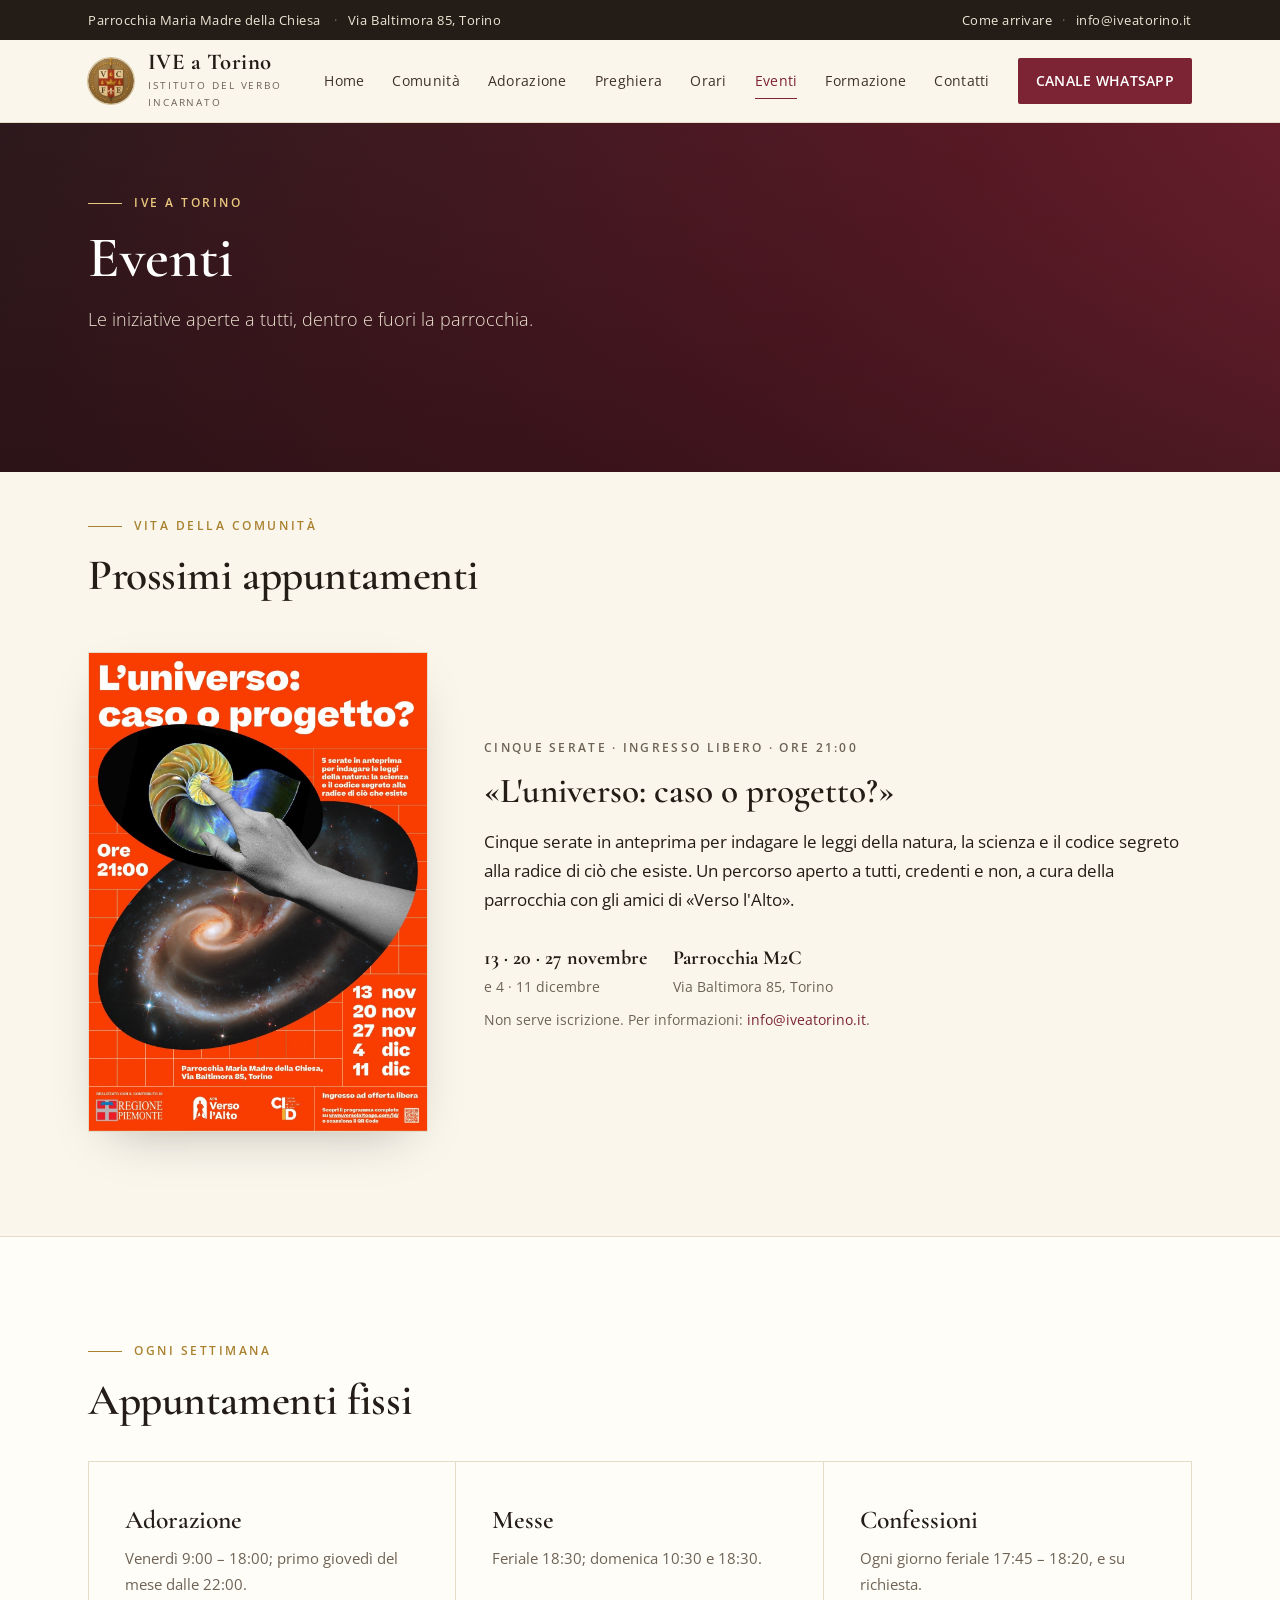
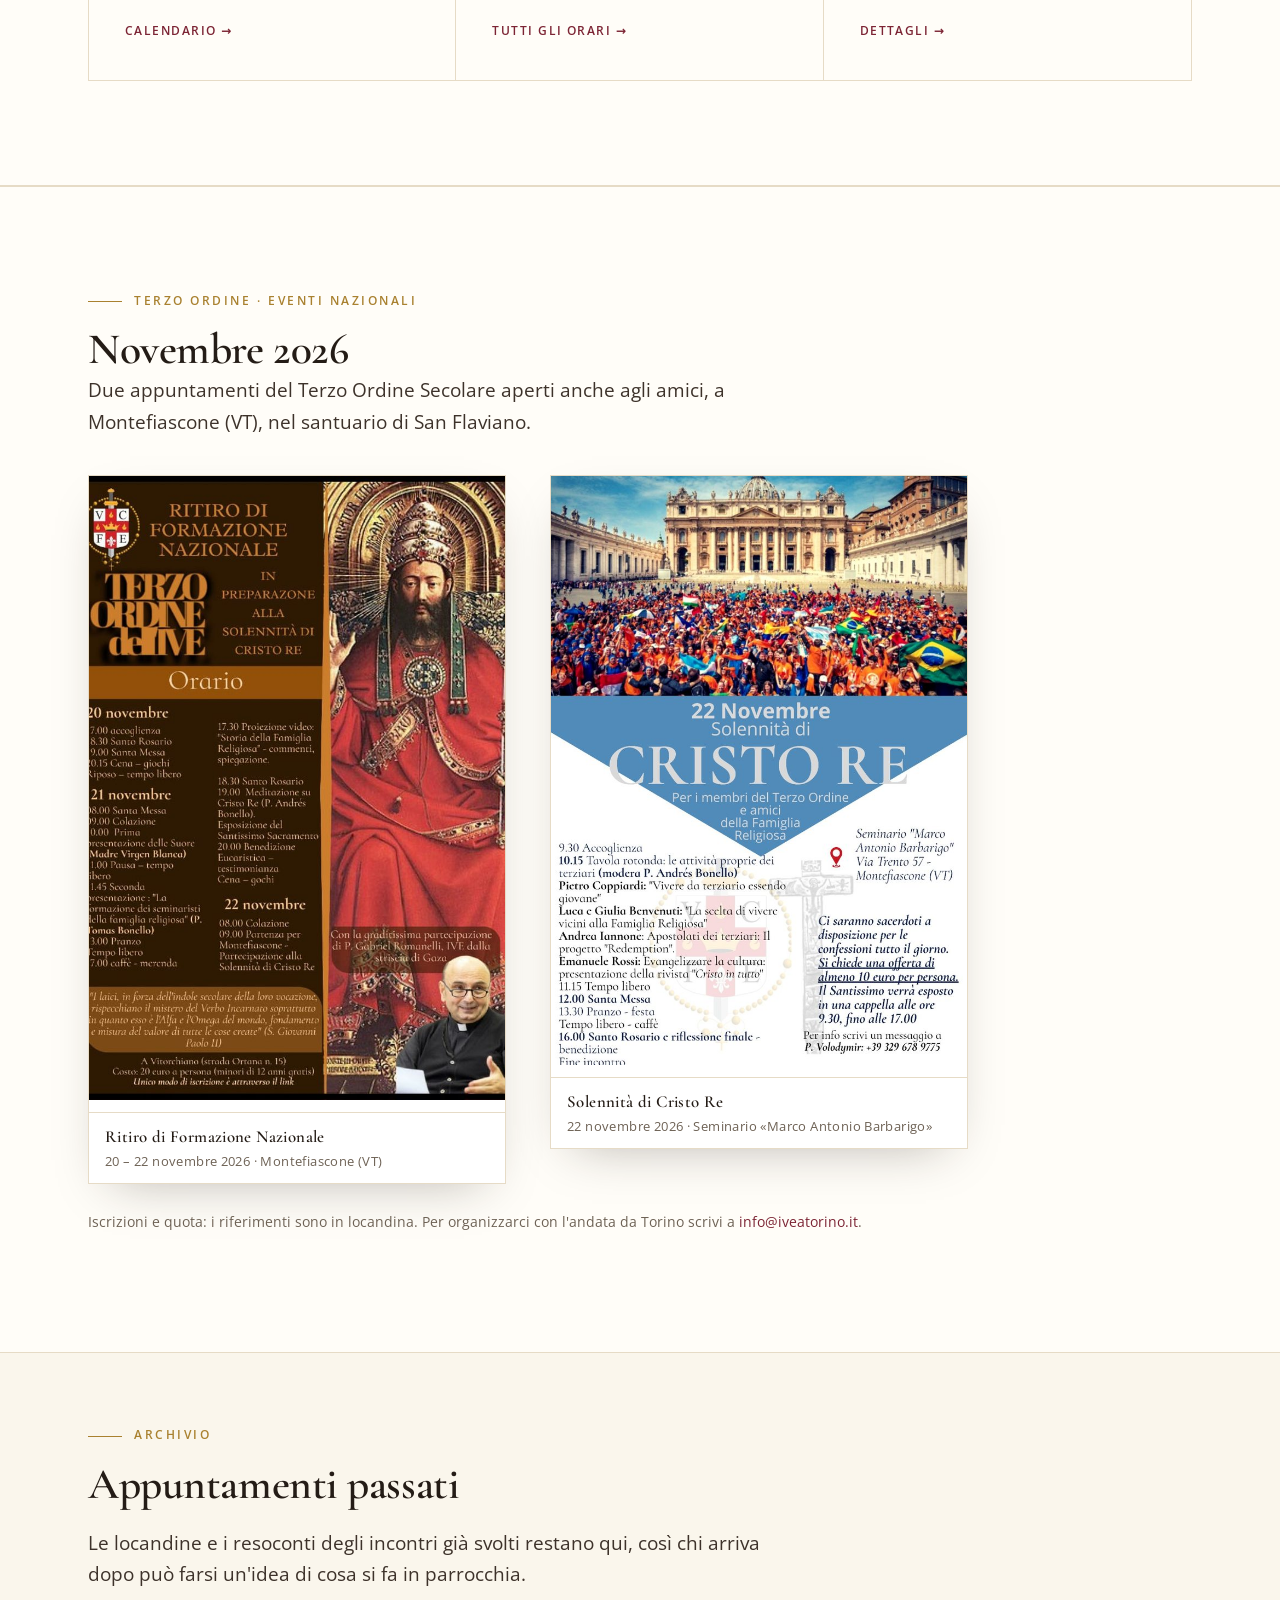
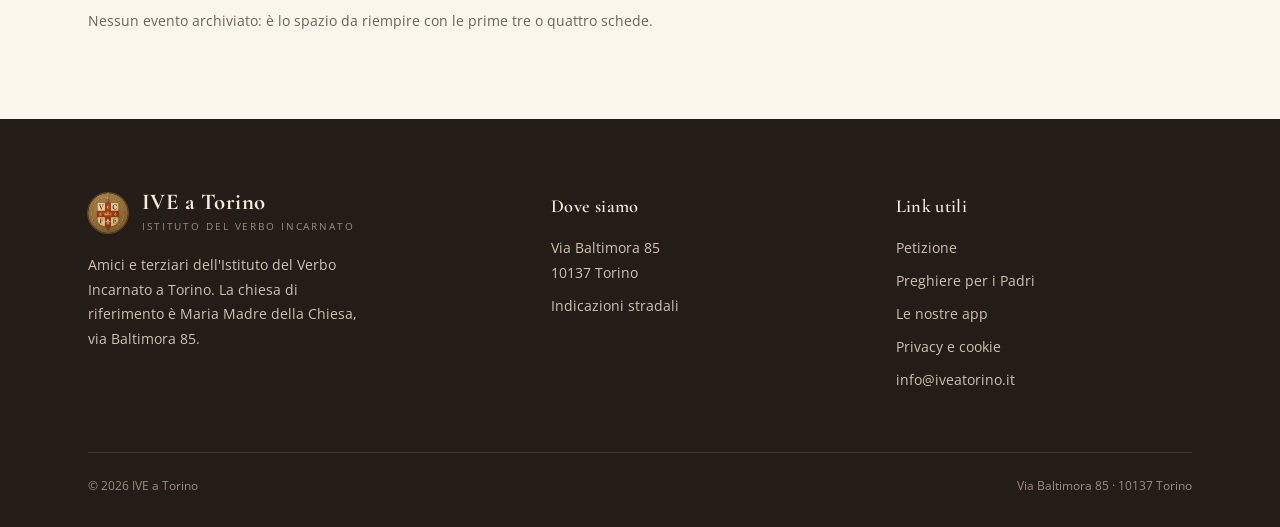
<file: docs/eventi.html>
<!DOCTYPE html>
<html lang="it">
<head>
<meta charset="utf-8">
<meta name="viewport" content="width=device-width, initial-scale=1">
<title>Eventi — IVE a Torino</title>
<meta name="description" content="Gli appuntamenti della comunità IVE a Torino: incontri, serate culturali, liturgie e iniziative aperte a tutti.">
<link rel="canonical" href="https://www.iveatorino.it/eventi.html">
<meta property="og:type" content="website">
<meta property="og:site_name" content="IVE a Torino">
<meta property="og:title" content="Eventi — IVE a Torino">
<meta property="og:description" content="Gli appuntamenti della comunità IVE a Torino: incontri, serate culturali, liturgie e iniziative aperte a tutti.">
<meta property="og:image" content="https://www.iveatorino.it/assets/img/crest.png">
<meta name="theme-color" content="#7C2434">
<link rel="icon" href="assets/img/crest.png">
<link rel="preconnect" href="https://fonts.googleapis.com">
<link rel="preconnect" href="https://fonts.gstatic.com" crossorigin>
<link href="https://fonts.googleapis.com/css2?family=Cormorant+Garamond:wght@500;600;700&family=Open+Sans:wght@300;400;600&display=swap" rel="stylesheet">
<link rel="stylesheet" href="assets/css/style.css">
</head>
<body>
<a class="skip" href="#main">Salta al contenuto</a>
<div class="topbar">
  <div class="wrap">
    <div>Parrocchia Maria Madre della Chiesa <span class="dot">·</span><span class="hide-s">Via Baltimora 85, Torino</span></div>
    <div><a href="https://maps.google.com/?q=Via+Baltimora+85+10137+Torino" target="_blank" rel="noopener">Come arrivare</a><span class="dot">·</span><a href="mailto:info@iveatorino.it">info@iveatorino.it</a></div>
  </div>
</div>
<header>
  <div class="wrap nav">
    <a class="brand" href="index.html">
      <img src="assets/img/crest.png" alt="Stemma dell'Istituto del Verbo Incarnato">
      <span><b>IVE a Torino</b><small>Istituto del Verbo Incarnato</small></span>
    </a>
    <button class="burger" aria-label="Apri il menu" aria-expanded="false" onclick="const m=document.getElementById('menu');m.classList.toggle('open');this.setAttribute('aria-expanded',m.classList.contains('open'))">
      <span></span><span></span><span></span>
    </button>
    <nav class="links" id="menu">
      <a href="index.html">Home</a><a href="comunita.html">Comunità</a><a href="adorazione.html">Adorazione</a><a href="preghiera.html">Preghiera</a><a href="orari.html">Orari</a><a href="eventi.html" class="on">Eventi</a><a href="formazione.html">Formazione</a><a href="contatti.html">Contatti</a>
      <a class="cta" href="https://whatsapp.com/channel/0029Vb6V2S27Noa7Re3MLe0u">Canale WhatsApp</a>
    </nav>
  </div>
</header>
<main id="main">
<div class="page-hero">
  <div class="wrap">
    <p class="eyebrow">IVE a Torino</p>
    <h1>Eventi</h1>
    <p class="sub">Le iniziative aperte a tutti, dentro e fuori la parrocchia.</p>
  </div>
</div>

<section>
  <div class="wrap">
    <p class="eyebrow">Vita della comunità</p>
    <h2>Prossimi appuntamenti</h2>
    <div class="event" style="margin-top:52px">
      <img src="assets/img/evento.jpg" alt="Locandina dell'incontro «L'universo: caso o progetto?»">
      <div>
        <p class="kicker">Cinque serate · Ingresso libero · Ore 21:00</p>
        <h3>«L'universo: caso o progetto?»</h3>
        <p>Cinque serate in anteprima per indagare le leggi della natura, la scienza e il codice segreto alla radice di ciò che esiste. Un percorso aperto a tutti, credenti e non, a cura della parrocchia con gli amici di «Verso l'Alto».</p>
        <div class="when">
          <div><b>13 · 20 · 27 novembre</b>e 4 · 11 dicembre</div>
          <div><b>Parrocchia M2C</b>Via Baltimora 85, Torino</div>
        </div>
        <p class="note">Non serve iscrizione. Per informazioni: <a href="mailto:info@iveatorino.it">info@iveatorino.it</a>.</p>
      </div>
    </div>
  </div>
</section>

<section class="hours">
  <div class="wrap">
    <p class="eyebrow">Ogni settimana</p>
    <h2>Appuntamenti fissi</h2>
    <div class="doors" style="margin-top:36px">
      <div class="door">
        <h3>Adorazione</h3>
        <p>Venerdì 9:00 – 18:00; primo giovedì del mese dalle 22:00.</p>
        <a class="go" href="adorazione.html">Calendario</a>
      </div>
      <div class="door">
        <h3>Messe</h3>
        <p>Feriale 18:30; domenica 10:30 e 18:30.</p>
        <a class="go" href="orari.html">Tutti gli orari</a>
      </div>
      <div class="door">
        <h3>Confessioni</h3>
        <p>Ogni giorno feriale 17:45 – 18:20, e su richiesta.</p>
        <a class="go" href="orari.html">Dettagli</a>
      </div>
    </div>
  </div>
</section>

<section class="hours">
  <div class="wrap">
    <p class="eyebrow">Terzo Ordine · Eventi nazionali</p>
    <h2>Novembre 2026</h2>
    <p class="lead" style="max-width:64ch;margin-bottom:14px">Due appuntamenti del Terzo Ordine Secolare aperti anche agli amici, a Montefiascone (VT), nel santuario di San Flaviano.</p>
    <div class="twoup">
      <figure class="poster">
        <img src="assets/img/locandina-ritiro.jpg" alt="Locandina del Ritiro di Formazione Nazionale del Terzo Ordine, 20-22 novembre 2026">
        <figcaption><b>Ritiro di Formazione Nazionale</b>20 – 22 novembre 2026 · Montefiascone (VT)</figcaption>
      </figure>
      <figure class="poster">
        <img src="assets/img/locandina-cristo-re.jpg" alt="Locandina della Solennità di Cristo Re, 22 novembre 2026, Montefiascone">
        <figcaption><b>Solennità di Cristo Re</b>22 novembre 2026 · Seminario «Marco Antonio Barbarigo»</figcaption>
      </figure>
    </div>
    <p class="note" style="margin-top:26px">Iscrizioni e quota: i riferimenti sono in locandina. Per organizzarci con l'andata da Torino scrivi a <a href="mailto:info@iveatorino.it">info@iveatorino.it</a>.</p>
  </div>
</section>

<section class="tight">
  <div class="wrap">
    <p class="eyebrow">Archivio</p>
    <h2 style="margin-bottom:18px">Appuntamenti passati</h2>
    <p class="lead" style="max-width:62ch">Le locandine e i resoconti degli incontri già svolti restano qui, così chi arriva dopo può farsi un'idea di cosa si fa in parrocchia.</p>
    <p class="note">Nessun evento archiviato: è lo spazio da riempire con le prime tre o quattro schede.</p>
  </div>
</section>

</main>
<footer>
  <div class="wrap">
    <div class="cols">
      <div>
        <a class="brand" href="index.html">
          <img src="assets/img/crest.png" alt="" style="width:40px;height:40px">
          <span><b>IVE a Torino</b><small>Istituto del Verbo Incarnato</small></span>
        </a>
        <p style="margin-top:18px;max-width:34ch">Amici e terziari dell'Istituto del Verbo Incarnato a Torino. La chiesa di riferimento è Maria Madre della Chiesa, via Baltimora 85.</p>
      </div>
      <div>
        <h4>Dove siamo</h4>
        <ul>
          <li>Via Baltimora 85<br>10137 Torino</li>
          <li><a href="https://maps.google.com/?q=Via+Baltimora+85+10137+Torino" target="_blank" rel="noopener">Indicazioni stradali</a></li>
        </ul>
      </div>
      <div>
        <h4>Link utili</h4>
        <ul>
          <li><a href="https://petizione.iveatorino.it/">Petizione</a></li>
          <li><a href="https://preghiere.iveatorino.it/">Preghiere per i Padri</a></li>
          <li><a href="https://app.regeomaria.net">Le nostre app</a></li>
          <li><a href="privacy.html">Privacy e cookie</a></li>
          <li><a href="mailto:info@iveatorino.it">info@iveatorino.it</a></li>
        </ul>
      </div>
    </div>
    <div class="bottom">
      <div>© 2026 IVE a Torino</div>
      <div>Via Baltimora 85 · 10137 Torino</div>
    </div>
  </div>
</footer>
</body>
</html>
</file>
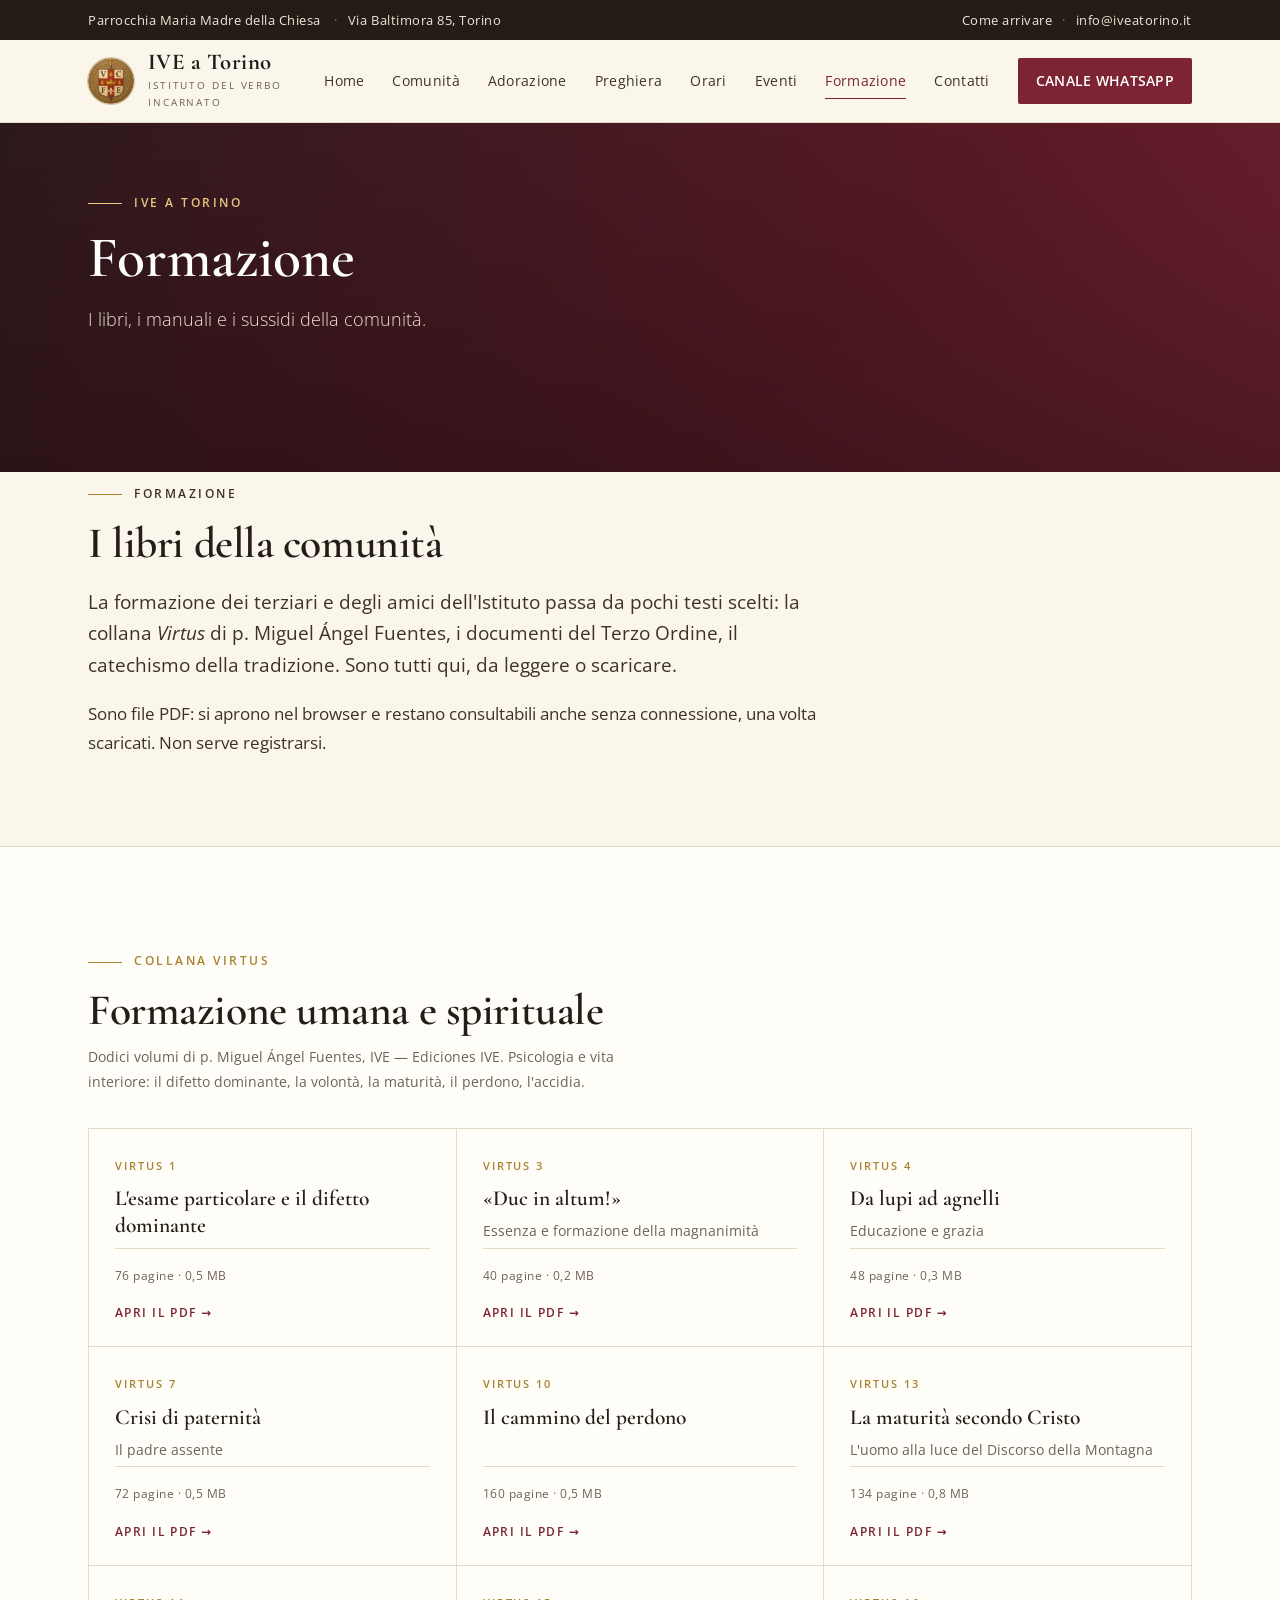
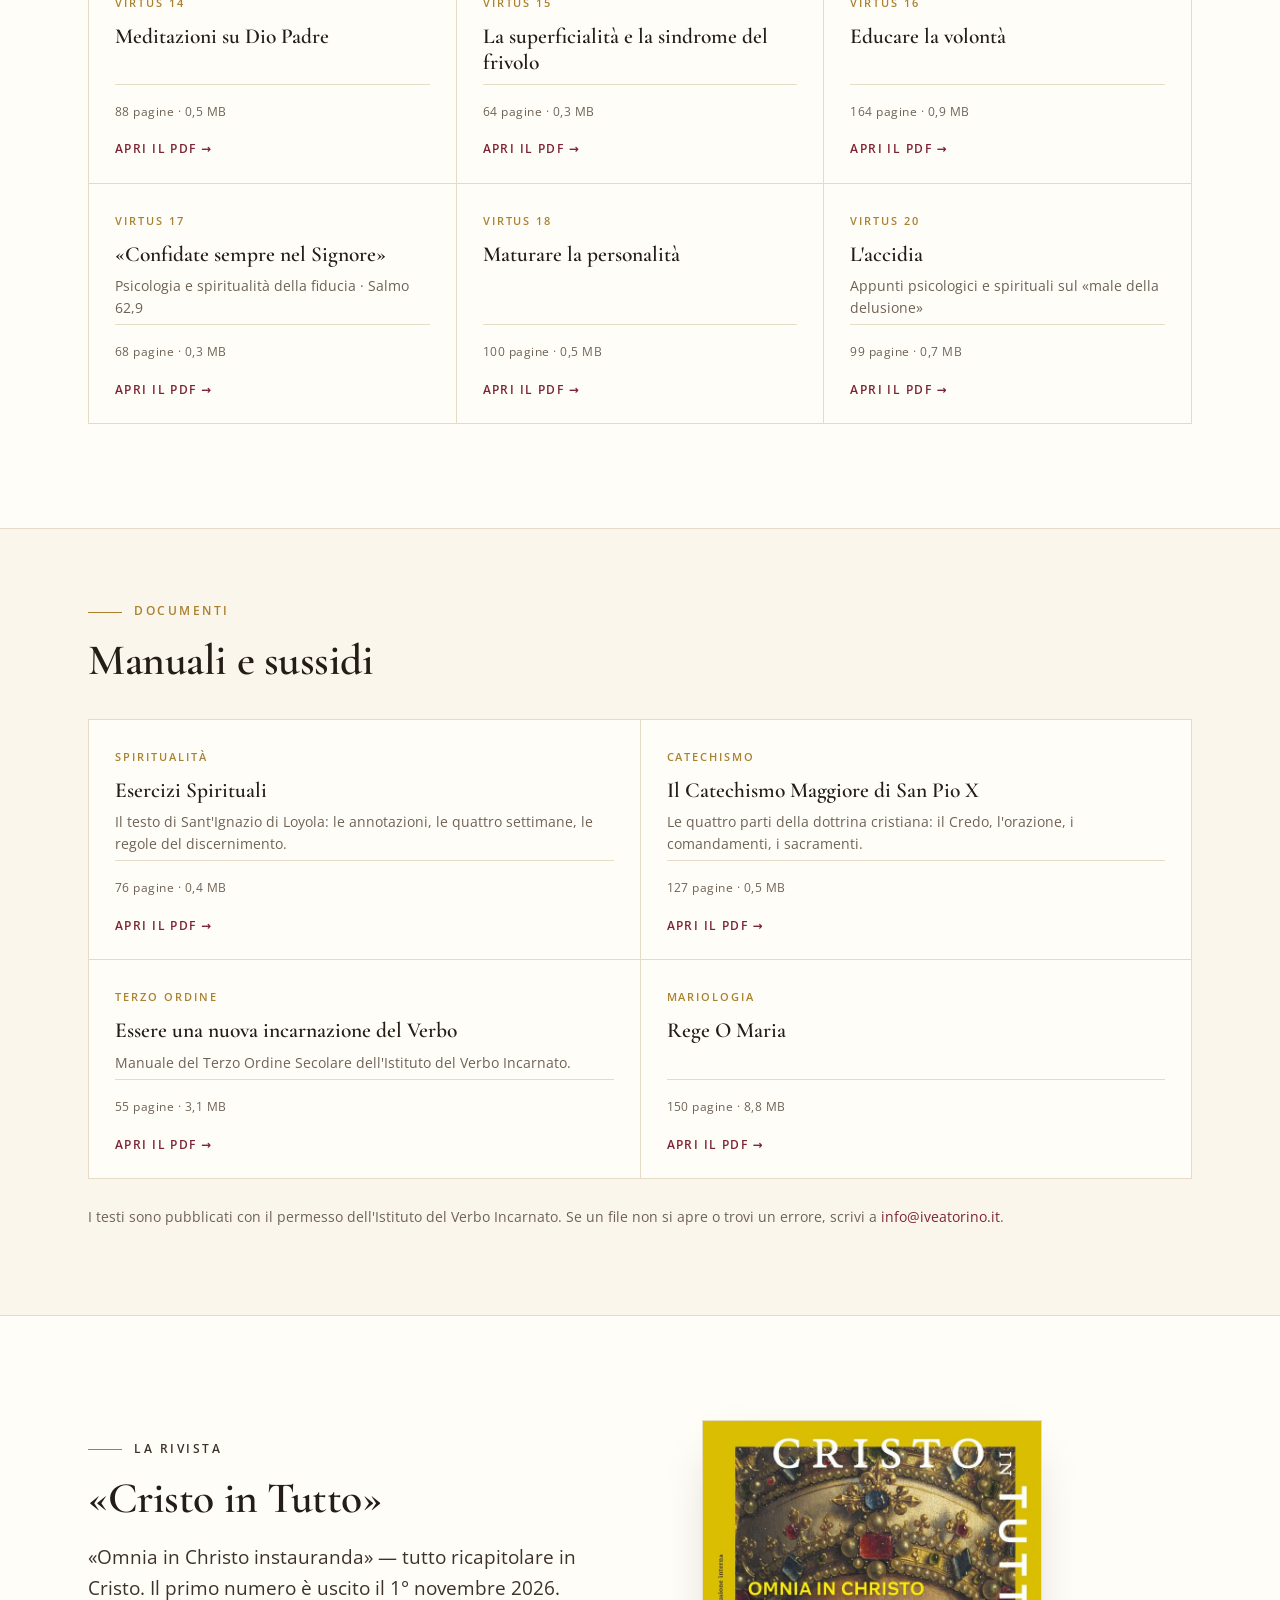
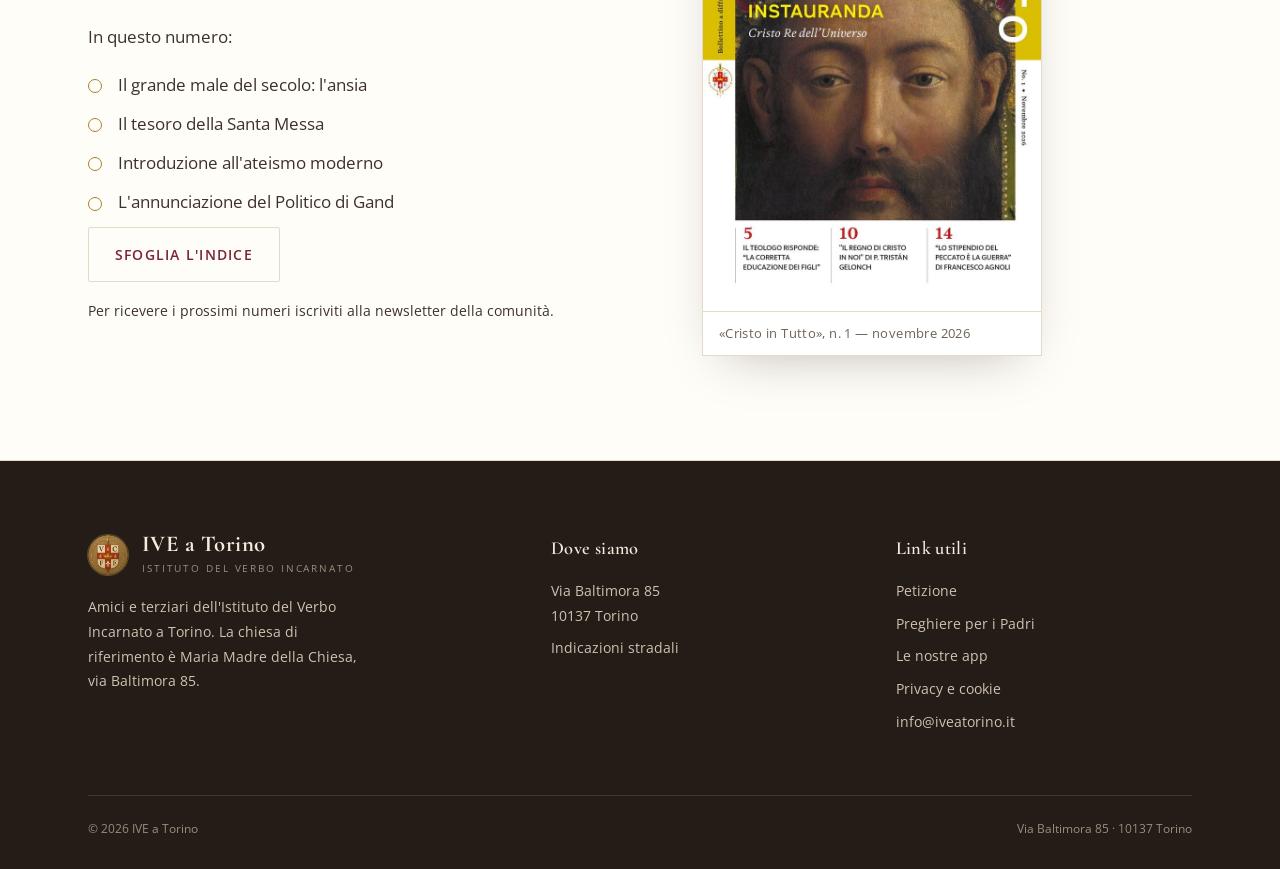
<file: docs/formazione.html>
<!DOCTYPE html>
<html lang="it">
<head>
<meta charset="utf-8">
<meta name="viewport" content="width=device-width, initial-scale=1">
<title>Formazione — IVE a Torino</title>
<meta name="description" content="La Collana Virtus di p. Miguel Ángel Fuentes, il Catechismo di San Pio X, il Manuale del Terzo Ordine e la rivista «Cristo in Tutto»: i testi della comunità IVE a Torino.">
<link rel="canonical" href="https://www.iveatorino.it/formazione.html">
<meta property="og:type" content="website">
<meta property="og:site_name" content="IVE a Torino">
<meta property="og:title" content="Formazione — IVE a Torino">
<meta property="og:description" content="La Collana Virtus di p. Miguel Ángel Fuentes, il Catechismo di San Pio X, il Manuale del Terzo Ordine e la rivista «Cristo in Tutto»: i testi della comunità IVE a Torino.">
<meta property="og:image" content="https://www.iveatorino.it/assets/img/crest.png">
<meta name="theme-color" content="#7C2434">
<link rel="icon" href="assets/img/crest.png">
<link rel="preconnect" href="https://fonts.googleapis.com">
<link rel="preconnect" href="https://fonts.gstatic.com" crossorigin>
<link href="https://fonts.googleapis.com/css2?family=Cormorant+Garamond:wght@500;600;700&family=Open+Sans:wght@300;400;600&display=swap" rel="stylesheet">
<link rel="stylesheet" href="assets/css/style.css">
</head>
<body>
<a class="skip" href="#main">Salta al contenuto</a>
<div class="topbar">
  <div class="wrap">
    <div>Parrocchia Maria Madre della Chiesa <span class="dot">·</span><span class="hide-s">Via Baltimora 85, Torino</span></div>
    <div><a href="https://maps.google.com/?q=Via+Baltimora+85+10137+Torino" target="_blank" rel="noopener">Come arrivare</a><span class="dot">·</span><a href="mailto:info@iveatorino.it">info@iveatorino.it</a></div>
  </div>
</div>
<header>
  <div class="wrap nav">
    <a class="brand" href="index.html">
      <img src="assets/img/crest.png" alt="Stemma dell'Istituto del Verbo Incarnato">
      <span><b>IVE a Torino</b><small>Istituto del Verbo Incarnato</small></span>
    </a>
    <button class="burger" aria-label="Apri il menu" aria-expanded="false" onclick="const m=document.getElementById('menu');m.classList.toggle('open');this.setAttribute('aria-expanded',m.classList.contains('open'))">
      <span></span><span></span><span></span>
    </button>
    <nav class="links" id="menu">
      <a href="index.html">Home</a><a href="comunita.html">Comunità</a><a href="adorazione.html">Adorazione</a><a href="preghiera.html">Preghiera</a><a href="orari.html">Orari</a><a href="eventi.html">Eventi</a><a href="formazione.html" class="on">Formazione</a><a href="contatti.html">Contatti</a>
      <a class="cta" href="https://whatsapp.com/channel/0029Vb6V2S27Noa7Re3MLe0u">Canale WhatsApp</a>
    </nav>
  </div>
</header>
<main id="main">
<div class="page-hero">
  <div class="wrap">
    <p class="eyebrow">IVE a Torino</p>
    <h1>Formazione</h1>
    <p class="sub">I libri, i manuali e i sussidi della comunità.</p>
  </div>
</div>

<section class="tight">
  <div class="wrap">
    <div class="prose" style="max-width:74ch">
      <p class="eyebrow">Formazione</p>
      <h2>I libri della comunità</h2>
      <p class="lead">La formazione dei terziari e degli amici dell'Istituto passa da pochi testi scelti: la collana <em>Virtus</em> di p. Miguel Ángel Fuentes, i documenti del Terzo Ordine, il catechismo della tradizione. Sono tutti qui, da leggere o scaricare.</p>
      <p>Sono file PDF: si aprono nel browser e restano consultabili anche senza connessione, una volta scaricati. Non serve registrarsi.</p>
    </div>
  </div>
</section>

<section class="hours">
  <div class="wrap">
    <p class="eyebrow">Collana Virtus</p>
    <h2 style="margin-bottom:10px">Formazione umana e spirituale</h2>
    <p class="note" style="max-width:66ch;margin-bottom:34px">Dodici volumi di p. Miguel Ángel Fuentes, IVE — Ediciones IVE. Psicologia e vita interiore: il difetto dominante, la volontà, la maturità, il perdono, l'accidia.</p>
    <div class="docs">
      <article class="doc">
        <p class="n">Virtus 1</p>
        <h3>L'esame particolare e il difetto dominante</h3>
        
        <p class="meta">76 pagine · 0,5 MB</p>
        <a class="dl" href="assets/pdf/virtus-01-esame-particolare.pdf" target="_blank" rel="noopener">Apri il PDF</a>
      </article>
      <article class="doc">
        <p class="n">Virtus 3</p>
        <h3>«Duc in altum!»</h3>
        <p class="sub">Essenza e formazione della magnanimità</p>
        <p class="meta">40 pagine · 0,2 MB</p>
        <a class="dl" href="assets/pdf/virtus-03-duc-in-altum.pdf" target="_blank" rel="noopener">Apri il PDF</a>
      </article>
      <article class="doc">
        <p class="n">Virtus 4</p>
        <h3>Da lupi ad agnelli</h3>
        <p class="sub">Educazione e grazia</p>
        <p class="meta">48 pagine · 0,3 MB</p>
        <a class="dl" href="assets/pdf/virtus-04-educazione-e-grazia.pdf" target="_blank" rel="noopener">Apri il PDF</a>
      </article>
      <article class="doc">
        <p class="n">Virtus 7</p>
        <h3>Crisi di paternità</h3>
        <p class="sub">Il padre assente</p>
        <p class="meta">72 pagine · 0,5 MB</p>
        <a class="dl" href="assets/pdf/virtus-07-crisi-di-paternita.pdf" target="_blank" rel="noopener">Apri il PDF</a>
      </article>
      <article class="doc">
        <p class="n">Virtus 10</p>
        <h3>Il cammino del perdono</h3>
        
        <p class="meta">160 pagine · 0,5 MB</p>
        <a class="dl" href="assets/pdf/virtus-10-cammino-del-perdono.pdf" target="_blank" rel="noopener">Apri il PDF</a>
      </article>
      <article class="doc">
        <p class="n">Virtus 13</p>
        <h3>La maturità secondo Cristo</h3>
        <p class="sub">L'uomo alla luce del Discorso della Montagna</p>
        <p class="meta">134 pagine · 0,8 MB</p>
        <a class="dl" href="assets/pdf/virtus-13-maturita-secondo-cristo.pdf" target="_blank" rel="noopener">Apri il PDF</a>
      </article>
      <article class="doc">
        <p class="n">Virtus 14</p>
        <h3>Meditazioni su Dio Padre</h3>
        
        <p class="meta">88 pagine · 0,5 MB</p>
        <a class="dl" href="assets/pdf/virtus-14-meditazioni-dio-padre.pdf" target="_blank" rel="noopener">Apri il PDF</a>
      </article>
      <article class="doc">
        <p class="n">Virtus 15</p>
        <h3>La superficialità e la sindrome del frivolo</h3>
        
        <p class="meta">64 pagine · 0,3 MB</p>
        <a class="dl" href="assets/pdf/virtus-15-superficialita-e-frivolo.pdf" target="_blank" rel="noopener">Apri il PDF</a>
      </article>
      <article class="doc">
        <p class="n">Virtus 16</p>
        <h3>Educare la volontà</h3>
        
        <p class="meta">164 pagine · 0,9 MB</p>
        <a class="dl" href="assets/pdf/virtus-16-educare-la-volonta.pdf" target="_blank" rel="noopener">Apri il PDF</a>
      </article>
      <article class="doc">
        <p class="n">Virtus 17</p>
        <h3>«Confidate sempre nel Signore»</h3>
        <p class="sub">Psicologia e spiritualità della fiducia · Salmo 62,9</p>
        <p class="meta">68 pagine · 0,3 MB</p>
        <a class="dl" href="assets/pdf/virtus-17-confidate-nel-signore.pdf" target="_blank" rel="noopener">Apri il PDF</a>
      </article>
      <article class="doc">
        <p class="n">Virtus 18</p>
        <h3>Maturare la personalità</h3>
        
        <p class="meta">100 pagine · 0,5 MB</p>
        <a class="dl" href="assets/pdf/virtus-18-maturare-la-personalita.pdf" target="_blank" rel="noopener">Apri il PDF</a>
      </article>
      <article class="doc">
        <p class="n">Virtus 20</p>
        <h3>L'accidia</h3>
        <p class="sub">Appunti psicologici e spirituali sul «male della delusione»</p>
        <p class="meta">99 pagine · 0,7 MB</p>
        <a class="dl" href="assets/pdf/virtus-20-l-accidia.pdf" target="_blank" rel="noopener">Apri il PDF</a>
      </article>
    </div>
  </div>
</section>

<section class="tight">
  <div class="wrap">
    <p class="eyebrow">Documenti</p>
    <h2 style="margin-bottom:34px">Manuali e sussidi</h2>
    <div class="docs c2">
      <article class="doc">
        <p class="n">Spiritualità</p>
        <h3>Esercizi Spirituali</h3>
        <p class="sub">Il testo di Sant'Ignazio di Loyola: le annotazioni, le quattro settimane, le regole del discernimento.</p>
        <p class="meta">76 pagine · 0,4 MB</p>
        <a class="dl" href="assets/pdf/esercizi-spirituali.pdf" target="_blank" rel="noopener">Apri il PDF</a>
      </article>
      <article class="doc">
        <p class="n">Catechismo</p>
        <h3>Il Catechismo Maggiore di San Pio X</h3>
        <p class="sub">Le quattro parti della dottrina cristiana: il Credo, l'orazione, i comandamenti, i sacramenti.</p>
        <p class="meta">127 pagine · 0,5 MB</p>
        <a class="dl" href="assets/pdf/catechismo-maggiore-pio-x.pdf" target="_blank" rel="noopener">Apri il PDF</a>
      </article>
      <article class="doc">
        <p class="n">Terzo Ordine</p>
        <h3>Essere una nuova incarnazione del Verbo</h3>
        <p class="sub">Manuale del Terzo Ordine Secolare dell'Istituto del Verbo Incarnato.</p>
        <p class="meta">55 pagine · 3,1 MB</p>
        <a class="dl" href="assets/pdf/guida-del-terziario.pdf" target="_blank" rel="noopener">Apri il PDF</a>
      </article>
      <article class="doc">
        <p class="n">Mariologia</p>
        <h3>Rege O Maria</h3>
        
        <p class="meta">150 pagine · 8,8 MB</p>
        <a class="dl" href="assets/pdf/rege-o-maria.pdf" target="_blank" rel="noopener">Apri il PDF</a>
      </article>
    </div>
    <p class="note" style="margin-top:26px">I testi sono pubblicati con il permesso dell'Istituto del Verbo Incarnato. Se un file non si apre o trovi un errore, scrivi a <a href="mailto:info@iveatorino.it">info@iveatorino.it</a>.</p>
  </div>
</section>

<section class="hours">
  <div class="wrap split" style="align-items:center">
    <div class="prose">
      <p class="eyebrow">La rivista</p>
      <h2>«Cristo in Tutto»</h2>
      <p class="lead">«Omnia in Christo instauranda» — tutto ricapitolare in Cristo. Il primo numero è uscito il 1° novembre 2026.</p>
      <p>In questo numero:</p>
      <ul class="ticks">
        <li>Il grande male del secolo: l'ansia</li>
        <li>Il tesoro della Santa Messa</li>
        <li>Introduzione all'ateismo moderno</li>
        <li>L'annunciazione del Politico di Gand</li>
      </ul>
      <p><a class="btn btn-line" href="assets/img/rivista-indice.jpg" target="_blank" rel="noopener">Sfoglia l'indice</a></p>
      <p class="note">Per ricevere i prossimi numeri iscriviti alla newsletter della comunità.</p>
    </div>
    <figure class="poster" style="max-width:340px">
      <img src="assets/img/rivista-cristo-in-tutto.jpg" alt="Copertina del primo numero della rivista «Cristo in Tutto», novembre 2026">
      <figcaption>«Cristo in Tutto», n. 1 — novembre 2026</figcaption>
    </figure>
  </div>
</section>

</main>
<footer>
  <div class="wrap">
    <div class="cols">
      <div>
        <a class="brand" href="index.html">
          <img src="assets/img/crest.png" alt="" style="width:40px;height:40px">
          <span><b>IVE a Torino</b><small>Istituto del Verbo Incarnato</small></span>
        </a>
        <p style="margin-top:18px;max-width:34ch">Amici e terziari dell'Istituto del Verbo Incarnato a Torino. La chiesa di riferimento è Maria Madre della Chiesa, via Baltimora 85.</p>
      </div>
      <div>
        <h4>Dove siamo</h4>
        <ul>
          <li>Via Baltimora 85<br>10137 Torino</li>
          <li><a href="https://maps.google.com/?q=Via+Baltimora+85+10137+Torino" target="_blank" rel="noopener">Indicazioni stradali</a></li>
        </ul>
      </div>
      <div>
        <h4>Link utili</h4>
        <ul>
          <li><a href="https://petizione.iveatorino.it/">Petizione</a></li>
          <li><a href="https://preghiere.iveatorino.it/">Preghiere per i Padri</a></li>
          <li><a href="https://app.regeomaria.net">Le nostre app</a></li>
          <li><a href="privacy.html">Privacy e cookie</a></li>
          <li><a href="mailto:info@iveatorino.it">info@iveatorino.it</a></li>
        </ul>
      </div>
    </div>
    <div class="bottom">
      <div>© 2026 IVE a Torino</div>
      <div>Via Baltimora 85 · 10137 Torino</div>
    </div>
  </div>
</footer>
</body>
</html>
</file>
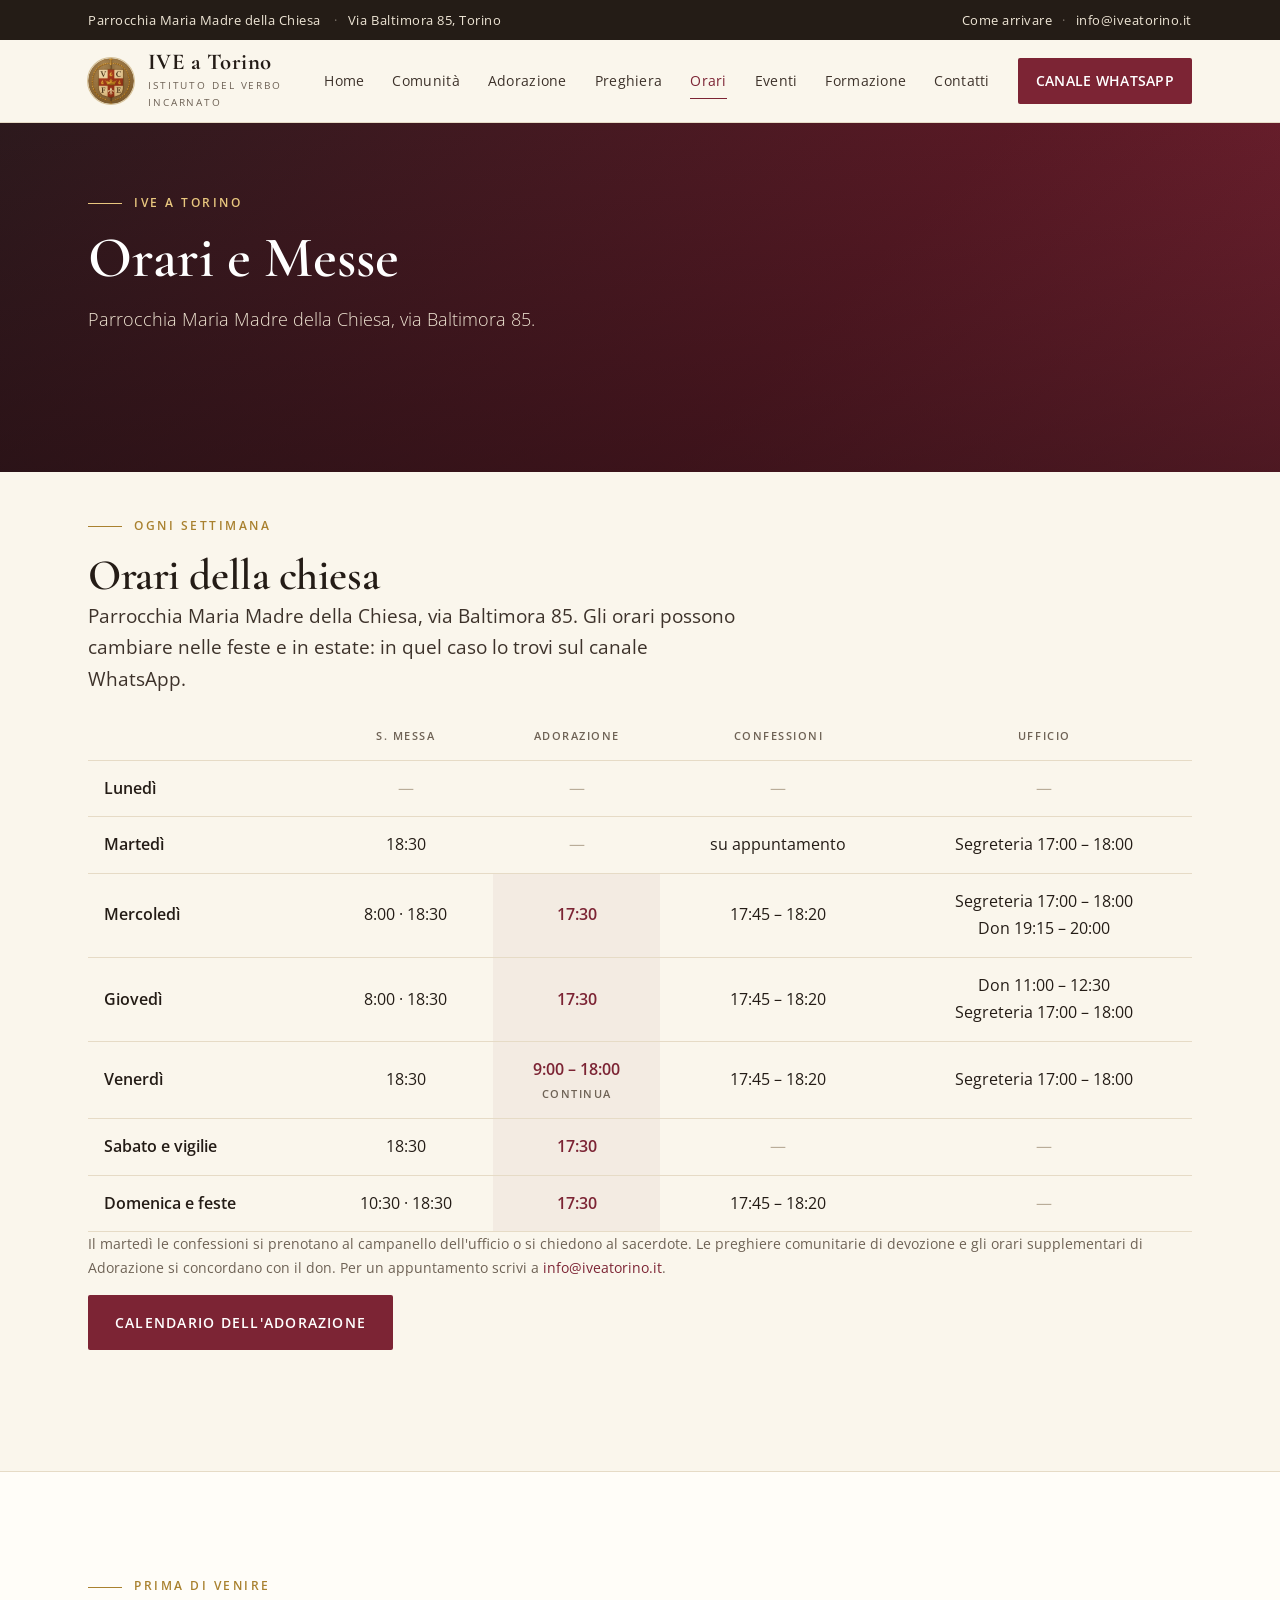
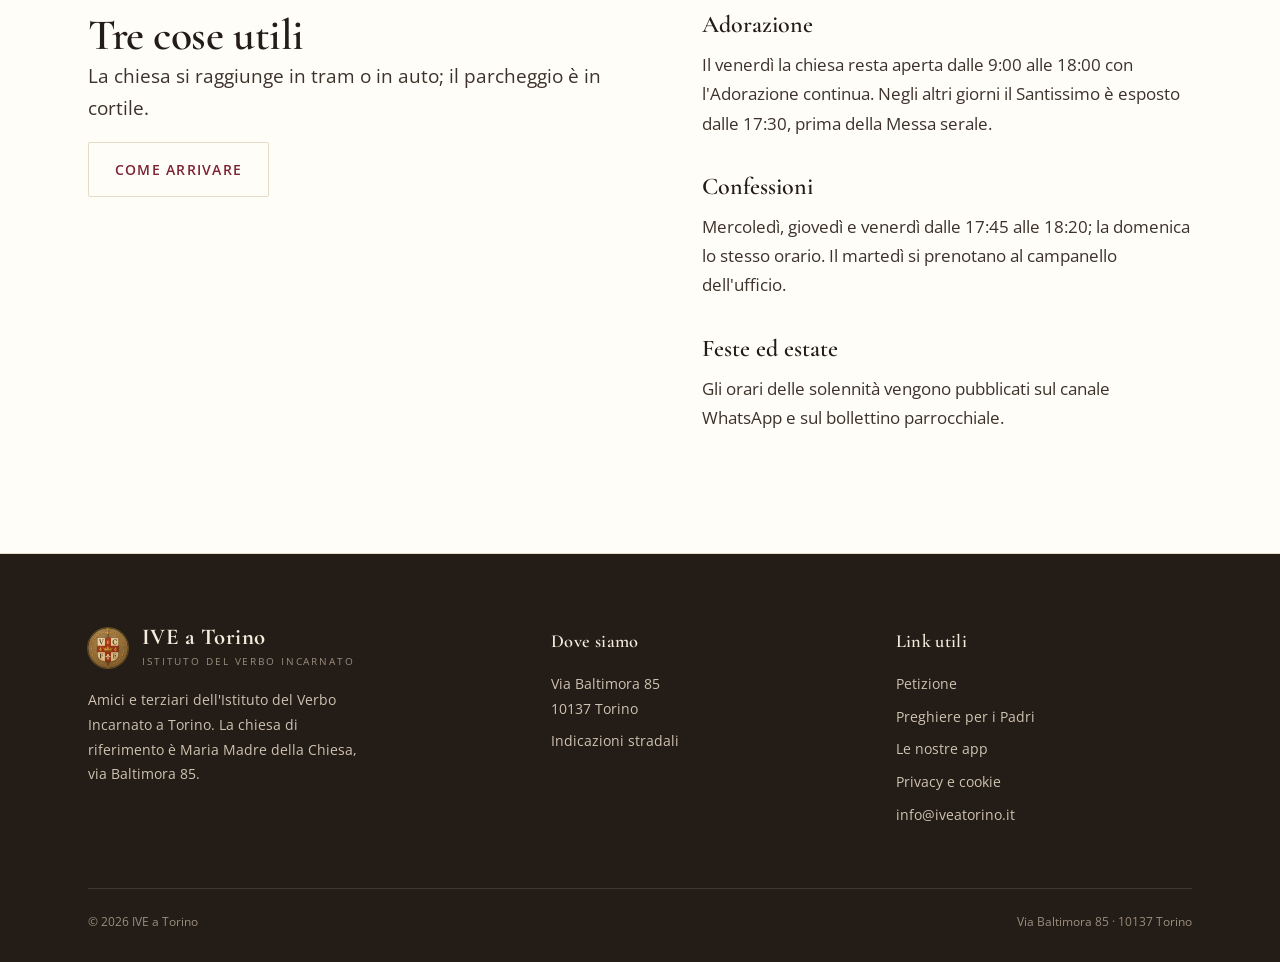
<file: docs/orari.html>
<!DOCTYPE html>
<html lang="it">
<head>
<meta charset="utf-8">
<meta name="viewport" content="width=device-width, initial-scale=1">
<title>Orari e Messe — IVE a Torino</title>
<meta name="description" content="Orari di Sante Messe, Adorazione e confessioni della parrocchia Maria Madre della Chiesa, via Baltimora 85, Torino.">
<link rel="canonical" href="https://www.iveatorino.it/orari.html">
<meta property="og:type" content="website">
<meta property="og:site_name" content="IVE a Torino">
<meta property="og:title" content="Orari e Messe — IVE a Torino">
<meta property="og:description" content="Orari di Sante Messe, Adorazione e confessioni della parrocchia Maria Madre della Chiesa, via Baltimora 85, Torino.">
<meta property="og:image" content="https://www.iveatorino.it/assets/img/crest.png">
<meta name="theme-color" content="#7C2434">
<link rel="icon" href="assets/img/crest.png">
<link rel="preconnect" href="https://fonts.googleapis.com">
<link rel="preconnect" href="https://fonts.gstatic.com" crossorigin>
<link href="https://fonts.googleapis.com/css2?family=Cormorant+Garamond:wght@500;600;700&family=Open+Sans:wght@300;400;600&display=swap" rel="stylesheet">
<link rel="stylesheet" href="assets/css/style.css">
</head>
<body>
<a class="skip" href="#main">Salta al contenuto</a>
<div class="topbar">
  <div class="wrap">
    <div>Parrocchia Maria Madre della Chiesa <span class="dot">·</span><span class="hide-s">Via Baltimora 85, Torino</span></div>
    <div><a href="https://maps.google.com/?q=Via+Baltimora+85+10137+Torino" target="_blank" rel="noopener">Come arrivare</a><span class="dot">·</span><a href="mailto:info@iveatorino.it">info@iveatorino.it</a></div>
  </div>
</div>
<header>
  <div class="wrap nav">
    <a class="brand" href="index.html">
      <img src="assets/img/crest.png" alt="Stemma dell'Istituto del Verbo Incarnato">
      <span><b>IVE a Torino</b><small>Istituto del Verbo Incarnato</small></span>
    </a>
    <button class="burger" aria-label="Apri il menu" aria-expanded="false" onclick="const m=document.getElementById('menu');m.classList.toggle('open');this.setAttribute('aria-expanded',m.classList.contains('open'))">
      <span></span><span></span><span></span>
    </button>
    <nav class="links" id="menu">
      <a href="index.html">Home</a><a href="comunita.html">Comunità</a><a href="adorazione.html">Adorazione</a><a href="preghiera.html">Preghiera</a><a href="orari.html" class="on">Orari</a><a href="eventi.html">Eventi</a><a href="formazione.html">Formazione</a><a href="contatti.html">Contatti</a>
      <a class="cta" href="https://whatsapp.com/channel/0029Vb6V2S27Noa7Re3MLe0u">Canale WhatsApp</a>
    </nav>
  </div>
</header>
<main id="main">
<div class="page-hero">
  <div class="wrap">
    <p class="eyebrow">IVE a Torino</p>
    <h1>Orari e Messe</h1>
    <p class="sub">Parrocchia Maria Madre della Chiesa, via Baltimora 85.</p>
  </div>
</div>

<section>
  <div class="wrap">
    <p class="eyebrow">Ogni settimana</p>
    <h2>Orari della chiesa</h2>
    <p class="lead" style="max-width:60ch">Parrocchia Maria Madre della Chiesa, via Baltimora 85. Gli orari possono cambiare nelle feste e in estate: in quel caso lo trovi sul canale WhatsApp.</p>
    <div class="tablewrap">
      <table class="sched big">
        <thead><tr><th></th><th>S. Messa</th><th>Adorazione</th><th>Confessioni</th><th>Ufficio</th></tr></thead>
        <tbody>
          <tr><td>Lunedì</td><td class="off">—</td><td class="off">—</td><td class="off">—</td><td class="off">—</td></tr>
          <tr><td>Martedì</td><td>18:30</td><td class="off">—</td><td>su appuntamento</td><td>Segreteria 17:00 – 18:00</td></tr>
          <tr><td>Mercoledì</td><td>8:00 · 18:30</td><td class="ad">17:30</td><td>17:45 – 18:20</td><td>Segreteria 17:00 – 18:00<br>Don 19:15 – 20:00</td></tr>
          <tr><td>Giovedì</td><td>8:00 · 18:30</td><td class="ad">17:30</td><td>17:45 – 18:20</td><td>Don 11:00 – 12:30<br>Segreteria 17:00 – 18:00</td></tr>
          <tr><td>Venerdì</td><td>18:30</td><td class="ad">9:00 – 18:00<br><span class="tiny">continua</span></td><td>17:45 – 18:20</td><td>Segreteria 17:00 – 18:00</td></tr>
          <tr><td>Sabato e vigilie</td><td>18:30</td><td class="ad">17:30</td><td class="off">—</td><td class="off">—</td></tr>
          <tr><td>Domenica e feste</td><td>10:30 · 18:30</td><td class="ad">17:30</td><td>17:45 – 18:20</td><td class="off">—</td></tr>
        </tbody>
      </table>
      <p class="scrollhint">Scorri per vedere tutte le colonne →</p>
    </div>
    <p class="note">Il martedì le confessioni si prenotano al campanello dell'ufficio o si chiedono al sacerdote. Le preghiere comunitarie di devozione e gli orari supplementari di Adorazione si concordano con il don. Per un appuntamento scrivi a <a href="mailto:info@iveatorino.it">info@iveatorino.it</a>.</p>
    <p><a class="btn btn-primary" href="adorazione.html">Calendario dell'Adorazione</a></p>
  </div>
</section>

<section class="hours">
  <div class="wrap split" style="align-items:start">
    <div>
      <p class="eyebrow">Prima di venire</p>
      <h2>Tre cose utili</h2>
      <p class="lead">La chiesa si raggiunge in tram o in auto; il parcheggio è in cortile.</p>
      <p><a class="btn btn-line" href="contatti.html">Come arrivare</a></p>
    </div>
    <div class="prose">
      <h3>Adorazione</h3>
      <p>Il venerdì la chiesa resta aperta dalle 9:00 alle 18:00 con l'Adorazione continua. Negli altri giorni il Santissimo è esposto dalle 17:30, prima della Messa serale.</p>
      <h3>Confessioni</h3>
      <p>Mercoledì, giovedì e venerdì dalle 17:45 alle 18:20; la domenica lo stesso orario. Il martedì si prenotano al campanello dell'ufficio.</p>
      <h3>Feste ed estate</h3>
      <p>Gli orari delle solennità vengono pubblicati sul canale WhatsApp e sul bollettino parrocchiale.</p>
    </div>
  </div>
</section>

</main>
<footer>
  <div class="wrap">
    <div class="cols">
      <div>
        <a class="brand" href="index.html">
          <img src="assets/img/crest.png" alt="" style="width:40px;height:40px">
          <span><b>IVE a Torino</b><small>Istituto del Verbo Incarnato</small></span>
        </a>
        <p style="margin-top:18px;max-width:34ch">Amici e terziari dell'Istituto del Verbo Incarnato a Torino. La chiesa di riferimento è Maria Madre della Chiesa, via Baltimora 85.</p>
      </div>
      <div>
        <h4>Dove siamo</h4>
        <ul>
          <li>Via Baltimora 85<br>10137 Torino</li>
          <li><a href="https://maps.google.com/?q=Via+Baltimora+85+10137+Torino" target="_blank" rel="noopener">Indicazioni stradali</a></li>
        </ul>
      </div>
      <div>
        <h4>Link utili</h4>
        <ul>
          <li><a href="https://petizione.iveatorino.it/">Petizione</a></li>
          <li><a href="https://preghiere.iveatorino.it/">Preghiere per i Padri</a></li>
          <li><a href="https://app.regeomaria.net">Le nostre app</a></li>
          <li><a href="privacy.html">Privacy e cookie</a></li>
          <li><a href="mailto:info@iveatorino.it">info@iveatorino.it</a></li>
        </ul>
      </div>
    </div>
    <div class="bottom">
      <div>© 2026 IVE a Torino</div>
      <div>Via Baltimora 85 · 10137 Torino</div>
    </div>
  </div>
</footer>
</body>
</html>
</file>
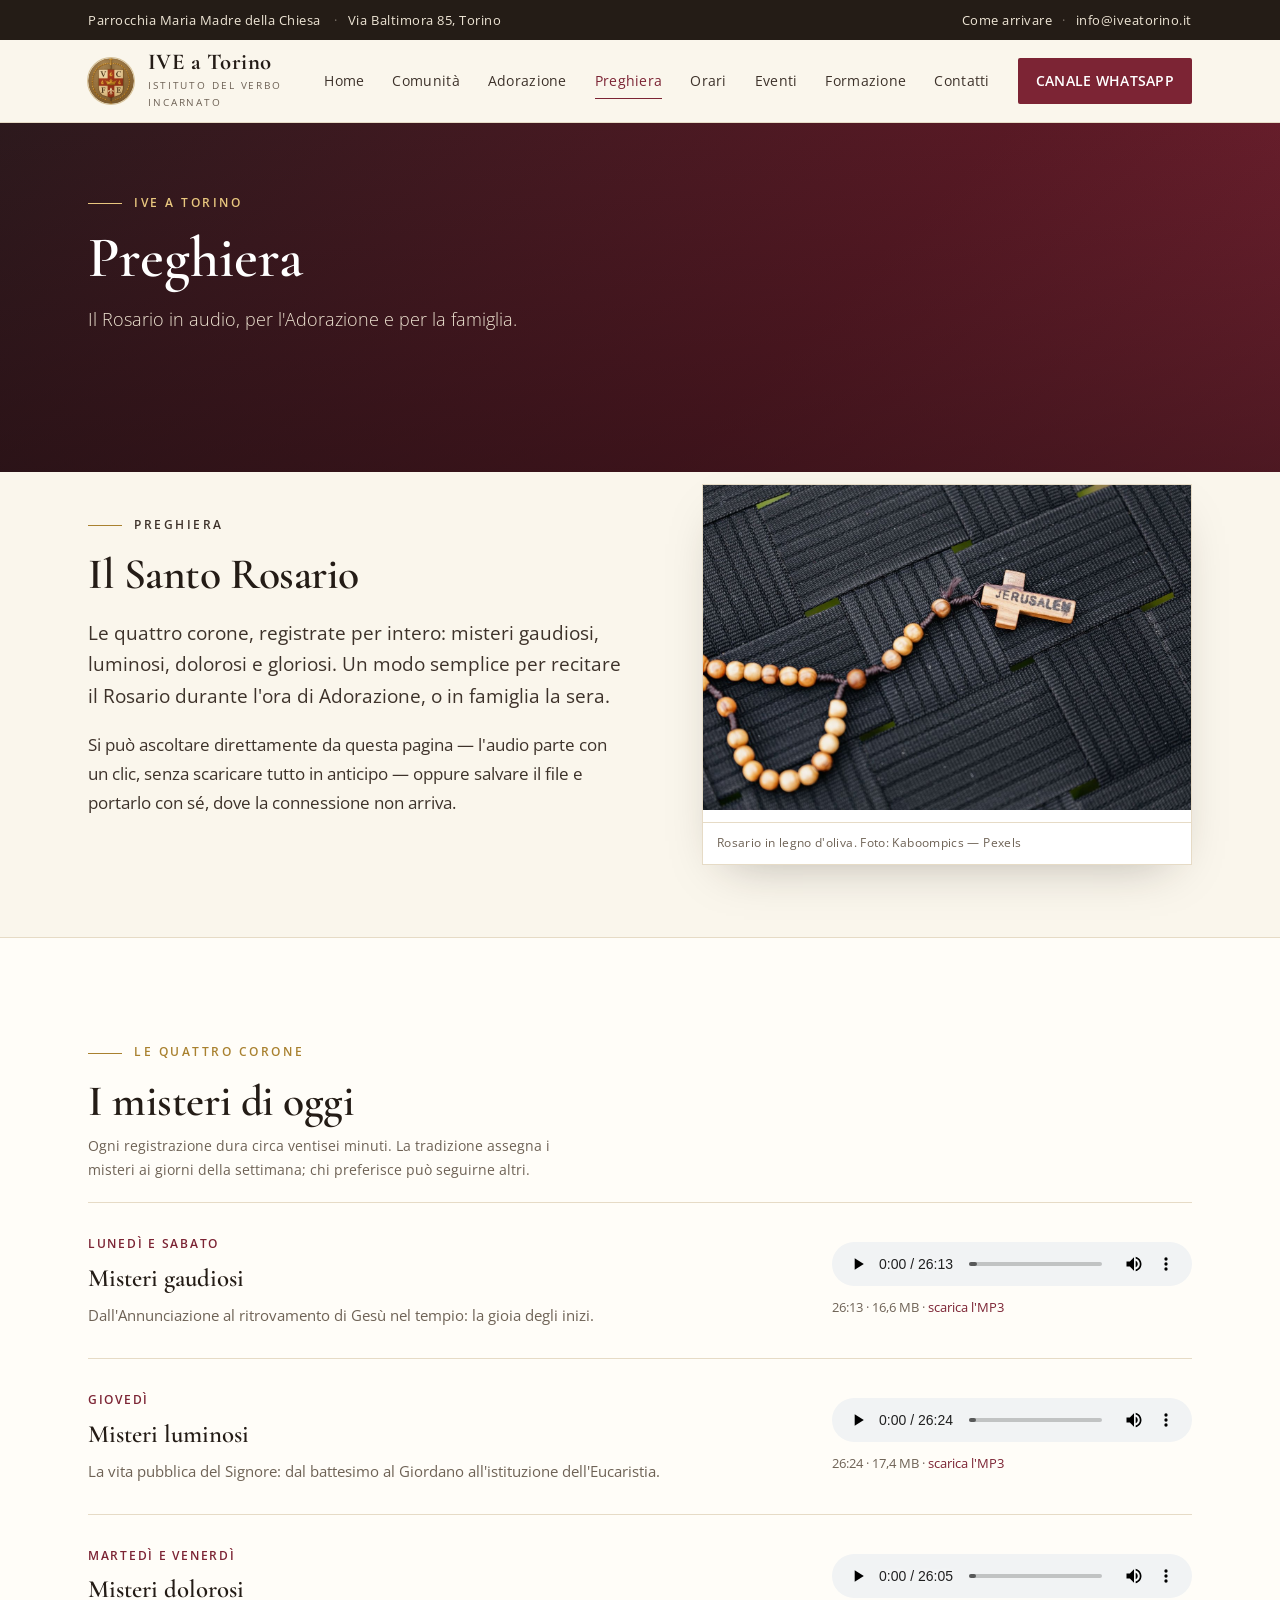
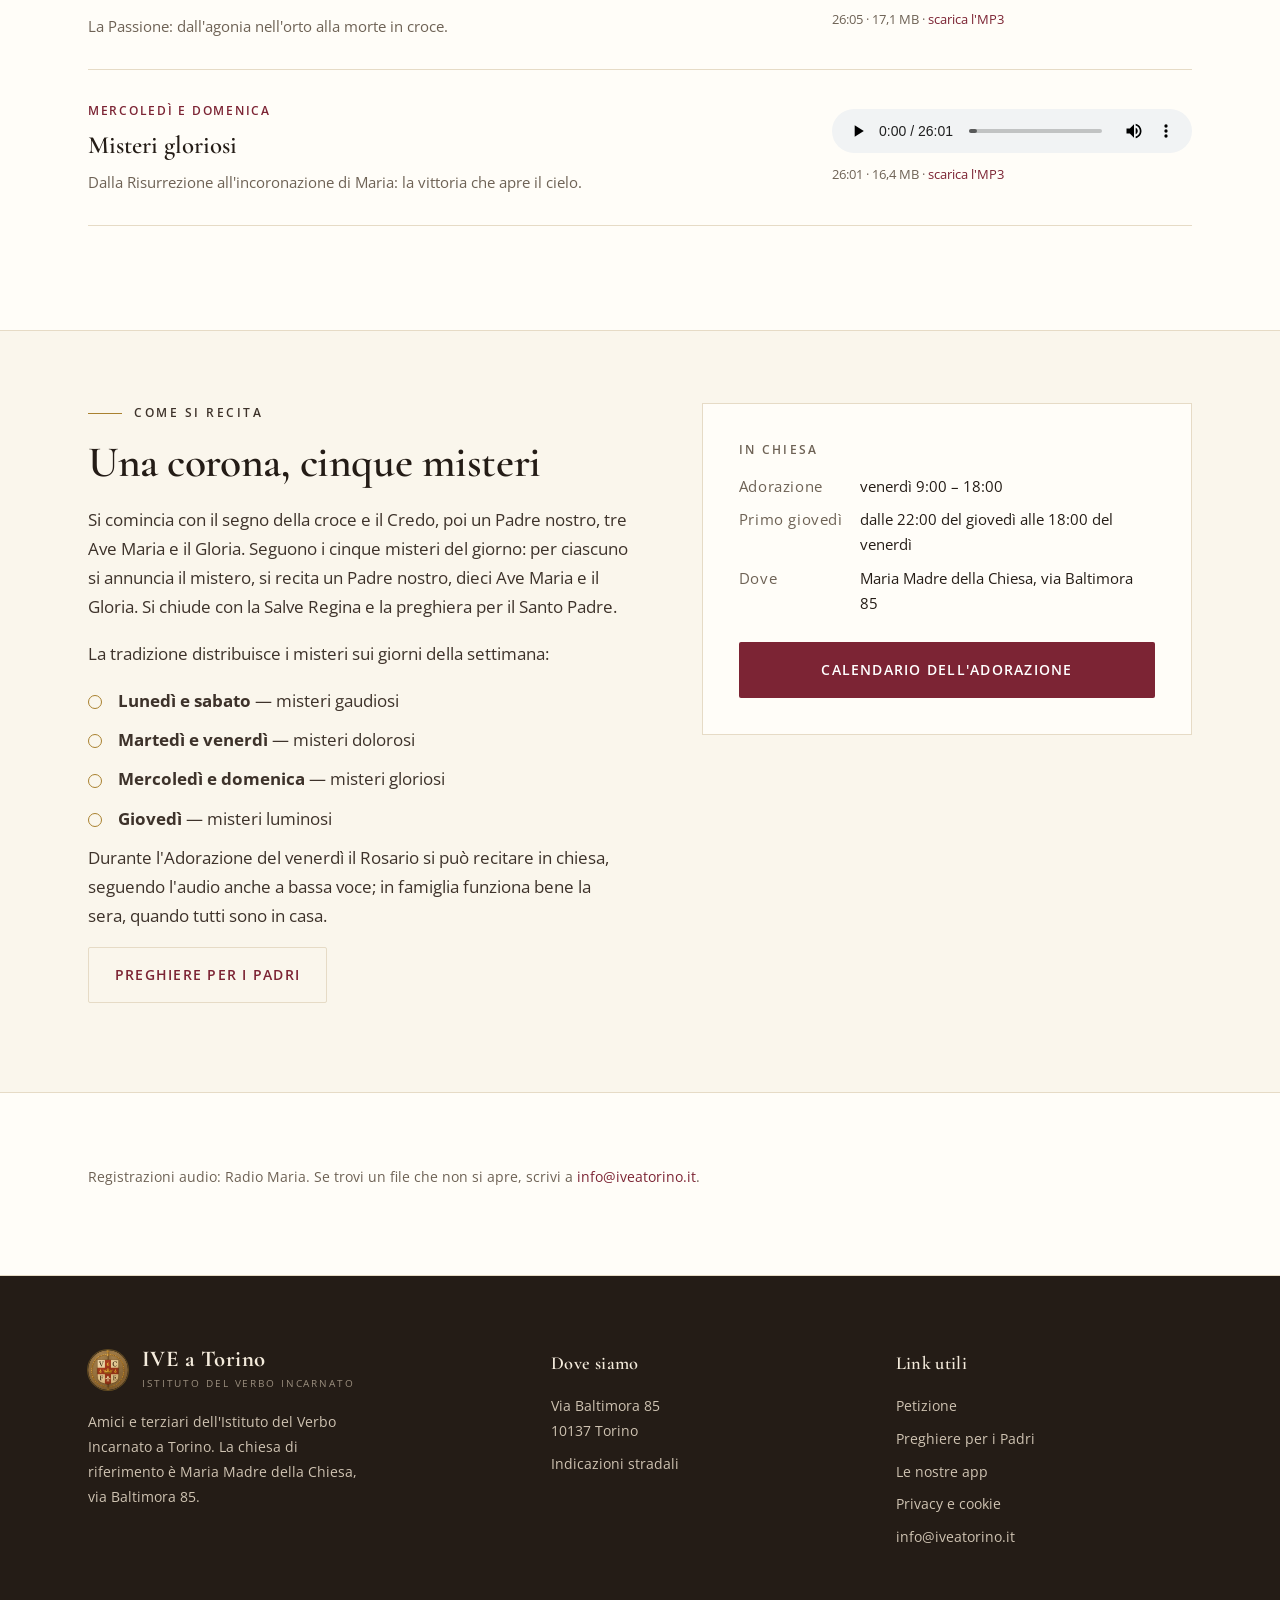
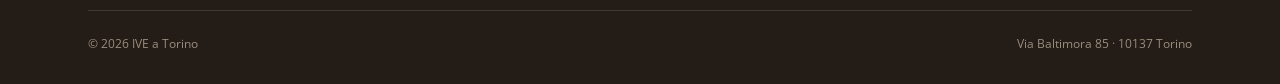
<file: docs/preghiera.html>
<!DOCTYPE html>
<html lang="it">
<head>
<meta charset="utf-8">
<meta name="viewport" content="width=device-width, initial-scale=1">
<title>Preghiera — IVE a Torino</title>
<meta name="description" content="Il Santo Rosario in audio (misteri gaudiosi, luminosi, dolorosi e gloriosi) e le preghiere della comunità IVE a Torino.">
<link rel="canonical" href="https://www.iveatorino.it/preghiera.html">
<meta property="og:type" content="website">
<meta property="og:site_name" content="IVE a Torino">
<meta property="og:title" content="Preghiera — IVE a Torino">
<meta property="og:description" content="Il Santo Rosario in audio (misteri gaudiosi, luminosi, dolorosi e gloriosi) e le preghiere della comunità IVE a Torino.">
<meta property="og:image" content="https://www.iveatorino.it/assets/img/crest.png">
<meta name="theme-color" content="#7C2434">
<link rel="icon" href="assets/img/crest.png">
<link rel="preconnect" href="https://fonts.googleapis.com">
<link rel="preconnect" href="https://fonts.gstatic.com" crossorigin>
<link href="https://fonts.googleapis.com/css2?family=Cormorant+Garamond:wght@500;600;700&family=Open+Sans:wght@300;400;600&display=swap" rel="stylesheet">
<link rel="stylesheet" href="assets/css/style.css">
</head>
<body>
<a class="skip" href="#main">Salta al contenuto</a>
<div class="topbar">
  <div class="wrap">
    <div>Parrocchia Maria Madre della Chiesa <span class="dot">·</span><span class="hide-s">Via Baltimora 85, Torino</span></div>
    <div><a href="https://maps.google.com/?q=Via+Baltimora+85+10137+Torino" target="_blank" rel="noopener">Come arrivare</a><span class="dot">·</span><a href="mailto:info@iveatorino.it">info@iveatorino.it</a></div>
  </div>
</div>
<header>
  <div class="wrap nav">
    <a class="brand" href="index.html">
      <img src="assets/img/crest.png" alt="Stemma dell'Istituto del Verbo Incarnato">
      <span><b>IVE a Torino</b><small>Istituto del Verbo Incarnato</small></span>
    </a>
    <button class="burger" aria-label="Apri il menu" aria-expanded="false" onclick="const m=document.getElementById('menu');m.classList.toggle('open');this.setAttribute('aria-expanded',m.classList.contains('open'))">
      <span></span><span></span><span></span>
    </button>
    <nav class="links" id="menu">
      <a href="index.html">Home</a><a href="comunita.html">Comunità</a><a href="adorazione.html">Adorazione</a><a href="preghiera.html" class="on">Preghiera</a><a href="orari.html">Orari</a><a href="eventi.html">Eventi</a><a href="formazione.html">Formazione</a><a href="contatti.html">Contatti</a>
      <a class="cta" href="https://whatsapp.com/channel/0029Vb6V2S27Noa7Re3MLe0u">Canale WhatsApp</a>
    </nav>
  </div>
</header>
<main id="main">
<div class="page-hero">
  <div class="wrap">
    <p class="eyebrow">IVE a Torino</p>
    <h1>Preghiera</h1>
    <p class="sub">Il Rosario in audio, per l'Adorazione e per la famiglia.</p>
  </div>
</div>

<section class="tight">
  <div class="wrap split" style="align-items:center">
    <div class="prose">
      <p class="eyebrow">Preghiera</p>
      <h2>Il Santo Rosario</h2>
      <p class="lead">Le quattro corone, registrate per intero: misteri gaudiosi, luminosi, dolorosi e gloriosi. Un modo semplice per recitare il Rosario durante l'ora di Adorazione, o in famiglia la sera.</p>
      <p>Si può ascoltare direttamente da questa pagina — l'audio parte con un clic, senza scaricare tutto in anticipo — oppure salvare il file e portarlo con sé, dove la connessione non arriva.</p>
    </div>
    <figure class="photo">
      <img src="assets/img/rosario.jpg" alt="Un rosario in legno d'oliva con la croce di Gerusalemme, appoggiato su una superficie scura">
      <figcaption>Rosario in legno d'oliva. Foto: Kaboompics — Pexels</figcaption>
    </figure>
  </div>
</section>

<section class="hours">
  <div class="wrap">
    <p class="eyebrow">Le quattro corone</p>
    <h2 style="margin-bottom:8px">I misteri di oggi</h2>
    <p class="note" style="max-width:64ch;margin-bottom:18px">Ogni registrazione dura circa ventisei minuti. La tradizione assegna i misteri ai giorni della settimana; chi preferisce può seguirne altri.</p>
    <div class="audio-list">
      <article class="audio-row">
        <div>
          <p class="k">Lunedì e sabato</p>
          <h3>Misteri gaudiosi</h3>
          <p>Dall'Annunciazione al ritrovamento di Gesù nel tempio: la gioia degli inizi.</p>
        </div>
        <div class="player">
          <audio controls preload="metadata" src="assets/audio/rosario-gaudiosi.mp3"></audio>
          <p class="note">26:13 · 16,6 MB · <a href="assets/audio/rosario-gaudiosi.mp3" download>scarica l'MP3</a></p>
        </div>
      </article>
      <article class="audio-row">
        <div>
          <p class="k">Giovedì</p>
          <h3>Misteri luminosi</h3>
          <p>La vita pubblica del Signore: dal battesimo al Giordano all'istituzione dell'Eucaristia.</p>
        </div>
        <div class="player">
          <audio controls preload="metadata" src="assets/audio/rosario-luminosi.mp3"></audio>
          <p class="note">26:24 · 17,4 MB · <a href="assets/audio/rosario-luminosi.mp3" download>scarica l'MP3</a></p>
        </div>
      </article>
      <article class="audio-row">
        <div>
          <p class="k">Martedì e venerdì</p>
          <h3>Misteri dolorosi</h3>
          <p>La Passione: dall'agonia nell'orto alla morte in croce.</p>
        </div>
        <div class="player">
          <audio controls preload="metadata" src="assets/audio/rosario-dolorosi.mp3"></audio>
          <p class="note">26:05 · 17,1 MB · <a href="assets/audio/rosario-dolorosi.mp3" download>scarica l'MP3</a></p>
        </div>
      </article>
      <article class="audio-row">
        <div>
          <p class="k">Mercoledì e domenica</p>
          <h3>Misteri gloriosi</h3>
          <p>Dalla Risurrezione all'incoronazione di Maria: la vittoria che apre il cielo.</p>
        </div>
        <div class="player">
          <audio controls preload="metadata" src="assets/audio/rosario-gloriosi.mp3"></audio>
          <p class="note">26:01 · 16,4 MB · <a href="assets/audio/rosario-gloriosi.mp3" download>scarica l'MP3</a></p>
        </div>
      </article>
    </div>
  </div>
</section>

<section class="tight">
  <div class="wrap split" style="align-items:start">
    <div class="prose">
      <p class="eyebrow">Come si recita</p>
      <h2>Una corona, cinque misteri</h2>
      <p>Si comincia con il segno della croce e il Credo, poi un Padre nostro, tre Ave Maria e il Gloria. Seguono i cinque misteri del giorno: per ciascuno si annuncia il mistero, si recita un Padre nostro, dieci Ave Maria e il Gloria. Si chiude con la Salve Regina e la preghiera per il Santo Padre.</p>
      <p>La tradizione distribuisce i misteri sui giorni della settimana:</p>
      <ul class="ticks">
        <li><b>Lunedì e sabato</b> — misteri gaudiosi</li>
        <li><b>Martedì e venerdì</b> — misteri dolorosi</li>
        <li><b>Mercoledì e domenica</b> — misteri gloriosi</li>
        <li><b>Giovedì</b> — misteri luminosi</li>
      </ul>
      <p>Durante l'Adorazione del venerdì il Rosario si può recitare in chiesa, seguendo l'audio anche a bassa voce; in famiglia funziona bene la sera, quando tutti sono in casa.</p>
      <p><a class="btn btn-line" href="https://preghiere.iveatorino.it/">Preghiere per i padri</a></p>
    </div>
    <aside class="sidecard">
      <p class="kicker">In chiesa</p>
      <dl>
        <dt>Adorazione</dt><dd>venerdì 9:00 – 18:00</dd>
        <dt>Primo giovedì</dt><dd>dalle 22:00 del giovedì alle 18:00 del venerdì</dd>
        <dt>Dove</dt><dd>Maria Madre della Chiesa, via Baltimora 85</dd>
      </dl>
      <a class="btn btn-primary" style="width:100%;justify-content:center" href="adorazione.html">Calendario dell'Adorazione</a>
    </aside>
  </div>
</section>

<section class="hours tight">
  <div class="wrap">
    <p class="note">Registrazioni audio: Radio Maria. Se trovi un file che non si apre, scrivi a <a href="mailto:info@iveatorino.it">info@iveatorino.it</a>.</p>
  </div>
</section>

</main>
<footer>
  <div class="wrap">
    <div class="cols">
      <div>
        <a class="brand" href="index.html">
          <img src="assets/img/crest.png" alt="" style="width:40px;height:40px">
          <span><b>IVE a Torino</b><small>Istituto del Verbo Incarnato</small></span>
        </a>
        <p style="margin-top:18px;max-width:34ch">Amici e terziari dell'Istituto del Verbo Incarnato a Torino. La chiesa di riferimento è Maria Madre della Chiesa, via Baltimora 85.</p>
      </div>
      <div>
        <h4>Dove siamo</h4>
        <ul>
          <li>Via Baltimora 85<br>10137 Torino</li>
          <li><a href="https://maps.google.com/?q=Via+Baltimora+85+10137+Torino" target="_blank" rel="noopener">Indicazioni stradali</a></li>
        </ul>
      </div>
      <div>
        <h4>Link utili</h4>
        <ul>
          <li><a href="https://petizione.iveatorino.it/">Petizione</a></li>
          <li><a href="https://preghiere.iveatorino.it/">Preghiere per i Padri</a></li>
          <li><a href="https://app.regeomaria.net">Le nostre app</a></li>
          <li><a href="privacy.html">Privacy e cookie</a></li>
          <li><a href="mailto:info@iveatorino.it">info@iveatorino.it</a></li>
        </ul>
      </div>
    </div>
    <div class="bottom">
      <div>© 2026 IVE a Torino</div>
      <div>Via Baltimora 85 · 10137 Torino</div>
    </div>
  </div>
</footer>
</body>
</html>
</file>
<file: assets/css/style.css>
:root{
  --ivory:#FAF6EC;
  --paper:#FFFDF8;
  --ink:#241C16;
  --muted:#6E6255;
  --wine:#7C2434;
  --wine-dark:#5C1A26;
  --gold:#A9812F;
  --line:#E6DBC6;
  --shadow:0 18px 50px -24px rgba(36,28,22,.35);
}
*{box-sizing:border-box}
html{scroll-behavior:smooth}
body{
  margin:0;background:var(--ivory);color:var(--ink);
  font-family:"Open Sans",system-ui,-apple-system,sans-serif;
  font-size:17px;line-height:1.72;font-weight:400;
  -webkit-font-smoothing:antialiased;
}
h1,h2,h3,h4,.display{font-family:"Cormorant Garamond",Georgia,serif;font-weight:600;color:var(--ink);margin:0}
p{margin:0 0 1em}
a{color:var(--wine);text-decoration:none}
a:hover{text-decoration:underline;text-underline-offset:3px}
img{max-width:100%;display:block}
.wrap{max-width:1160px;margin:0 auto;padding:0 28px}
.skip{position:absolute;left:-9999px}
.skip:focus{left:16px;top:16px;z-index:99;background:#fff;padding:10px 14px;border:1px solid var(--line)}
:focus-visible{outline:2px solid var(--gold);outline-offset:3px}

.eyebrow{
  font-family:"Open Sans",sans-serif;font-size:.72rem;font-weight:600;
  letter-spacing:.22em;text-transform:uppercase;color:var(--gold);margin:0 0 14px;
}
.eyebrow::before{content:"";display:inline-block;width:34px;height:1px;background:var(--gold);vertical-align:middle;margin-right:12px}
h2{font-size:clamp(2rem,3.4vw,2.9rem);line-height:1.15;letter-spacing:-.01em}
h3{font-size:1.5rem;line-height:1.25;margin:34px 0 10px}
.lead{font-size:1.16rem;color:#3D322A;line-height:1.7}
.note{font-size:.88rem;color:var(--muted)}
.kicker{font-size:.72rem;letter-spacing:.2em;text-transform:uppercase;color:var(--muted);font-weight:600}

.btn{
  display:inline-flex;align-items:center;gap:10px;padding:15px 26px;border-radius:2px;
  font-size:.86rem;font-weight:600;letter-spacing:.09em;text-transform:uppercase;
  border:1px solid transparent;transition:.18s ease;cursor:pointer;
}
.btn-primary{background:var(--wine);color:#fff}
.btn-primary:hover{background:var(--wine-dark);text-decoration:none}
.btn-white{background:#fff;color:var(--wine)}
.btn-white:hover{background:#F6EDE6;text-decoration:none}
.btn-ghost{border-color:rgba(255,255,255,.55);color:#fff}
.btn-ghost:hover{background:rgba(255,255,255,.12);text-decoration:none;border-color:#fff}
.btn-line{border-color:var(--line);color:var(--wine);background:transparent}
.btn-line:hover{border-color:var(--wine);text-decoration:none}

/* topbar */
.topbar{background:var(--ink);color:#EFE6D6;font-size:.8rem;letter-spacing:.04em}
.topbar .wrap{display:flex;justify-content:space-between;align-items:center;height:40px;gap:18px}
.topbar a{color:#EFE6D6}
.topbar span.dot{opacity:.45;margin:0 10px}

/* header */
header{position:sticky;top:0;z-index:50;background:rgba(250,246,236,.95);backdrop-filter:blur(10px);border-bottom:1px solid var(--line)}
.nav{display:flex;align-items:center;justify-content:space-between;height:82px;gap:24px}
.brand{display:flex;align-items:center;gap:14px;color:var(--ink)}
.brand:hover{text-decoration:none}
.brand img{width:46px;height:46px;border-radius:50%;box-shadow:0 0 0 1px rgba(169,129,47,.45)}
.brand b{font-family:"Cormorant Garamond",serif;font-size:1.42rem;font-weight:700;letter-spacing:.02em;display:block;line-height:1.05}
.brand small{display:block;font-size:.62rem;letter-spacing:.19em;text-transform:uppercase;color:var(--muted);margin-top:3px}
.links{display:flex;align-items:center;gap:28px}
.links a{color:#3D322A;font-size:.9rem;letter-spacing:.02em;position:relative;white-space:nowrap}
.links a:hover{color:var(--wine);text-decoration:none}
.links a::after{content:"";position:absolute;left:0;right:100%;bottom:-6px;height:1px;background:var(--wine);transition:right .25s}
.links a:hover::after,.links a.on::after{right:0}
.links a.on{color:var(--wine)}
.cta{background:var(--wine);color:#fff!important;padding:11px 18px;border-radius:2px;font-size:.78rem;letter-spacing:.1em;text-transform:uppercase;font-weight:600}
.cta:hover{background:var(--wine-dark)}
.cta::after{display:none}
.burger{display:none;background:none;border:1px solid var(--line);border-radius:2px;padding:9px 11px;cursor:pointer}
.burger span{display:block;width:20px;height:2px;background:var(--ink);margin:4px 0}

/* hero home (fondo grafico, in attesa di una foto vera della chiesa) */
.hero{position:relative;min-height:620px;display:flex;align-items:flex-end;color:#fff;isolation:isolate;overflow:hidden;
  background:radial-gradient(120% 130% at 80% 15%,#8E2D40 0%,#6A1E2C 40%,#33161A 100%)}
.hero::after{content:"";position:absolute;inset:0;z-index:1;pointer-events:none;
  background:linear-gradient(180deg,rgba(20,10,12,.05) 0%,rgba(20,10,12,.12) 45%,rgba(20,10,12,.55) 100%)}
.hero-crest{width:76px;height:76px;border-radius:50%;margin-bottom:26px;box-shadow:0 0 0 1px rgba(233,199,127,.55),0 10px 30px -10px rgba(0,0,0,.5)}
.hero .wrap{position:relative;z-index:2;width:100%;padding-top:96px;padding-bottom:104px}
.hero .eyebrow{color:#E9C77F}
.hero .eyebrow::before{background:#E9C77F}
.hero h1{color:#fff;font-size:clamp(2.6rem,5.4vw,4.4rem);line-height:1.06;max-width:16ch;text-shadow:0 2px 30px rgba(0,0,0,.3)}
.hero p{max-width:56ch;font-size:1.14rem;color:#F2E9DA;margin-top:22px;font-weight:300}
.hero .actions{display:flex;gap:14px;flex-wrap:wrap;margin-top:34px}

/* hero interno */
.page-hero{position:relative;min-height:330px;display:flex;align-items:flex-end;color:#fff;isolation:isolate;overflow:hidden;margin-bottom:-60px;
  background:linear-gradient(135deg,#2E1A1E 0%,#5C1A26 62%,#7C2434 100%)}
.page-hero::after{content:"";position:absolute;inset:0;z-index:1;pointer-events:none;
  background:linear-gradient(180deg,rgba(20,10,12,.05),rgba(20,10,12,.45))}

.page-hero .wrap{position:relative;z-index:2;width:100%;padding-bottom:120px;padding-top:70px}
.page-hero .eyebrow{color:#E9C77F}
.page-hero .eyebrow::before{background:#E9C77F}
.page-hero h1{color:#fff;font-size:clamp(2.2rem,4.6vw,3.6rem);line-height:1.1;max-width:22ch}
.page-hero .sub{color:#EFE4D2;font-size:1.1rem;margin-top:14px;font-weight:300;max-width:56ch}

/* facts */
.facts{position:relative;margin-top:-58px;z-index:5}
.facts .card{background:var(--paper);box-shadow:var(--shadow);border:1px solid var(--line);display:grid;grid-template-columns:repeat(3,1fr)}
.fact{padding:30px 32px;border-right:1px solid var(--line)}
.fact:last-child{border-right:none}
.fact .k{font-size:.7rem;letter-spacing:.2em;text-transform:uppercase;color:var(--gold);font-weight:600;margin-bottom:8px}
.fact .v{font-family:"Cormorant Garamond",serif;font-size:1.5rem;line-height:1.25;margin:0}
.fact .n{font-size:.86rem;color:var(--muted);margin-top:4px}
.fact a.more{font-size:.78rem;letter-spacing:.08em;text-transform:uppercase;font-weight:600}

/* sections */
main{position:relative;z-index:1}
section{padding:104px 0}
section.tight{padding:72px 0}
.split{display:grid;grid-template-columns:1.05fr .95fr;gap:72px;align-items:center}
.prose{max-width:66ch}
.prose p{color:#3D322A}
.prose h2{margin-bottom:18px}

/* doors */
.doors{display:grid;grid-template-columns:repeat(3,1fr);border:1px solid var(--line);background:var(--paper)}
.door{padding:42px 36px 38px;border-right:1px solid var(--line);display:flex;flex-direction:column;transition:.2s}
.door:last-child{border-right:none}
a.door:hover{background:#FFF9EC;text-decoration:none}
.door svg{width:34px;height:34px;stroke:var(--wine);fill:none;stroke-width:1.4;margin-bottom:22px}
.door h3{font-size:1.6rem;margin:0 0 10px}
.door p{color:var(--muted);font-size:.96rem;margin-bottom:22px}
.door .go{margin-top:auto;font-size:.76rem;letter-spacing:.12em;text-transform:uppercase;font-weight:600;color:var(--wine)}
.door .go::after{content:" →"}

/* tabelle */
.hours{background:var(--paper);border-top:1px solid var(--line);border-bottom:1px solid var(--line)}
.tablewrap{overflow-x:auto;-webkit-overflow-scrolling:touch}
table.sched{width:100%;border-collapse:collapse;font-size:.95rem;min-width:520px}
table.sched.big{font-size:1rem}
table.sched caption{text-align:left;padding-bottom:14px}
table.sched th,table.sched td{padding:14px 16px;text-align:center;border-bottom:1px solid var(--line)}
table.sched th{font-size:.68rem;letter-spacing:.14em;text-transform:uppercase;color:var(--muted);font-weight:600}
table.sched td:first-child,table.sched th:first-child{text-align:left;font-weight:600}
table.sched tbody tr:hover{background:#FBF4E3}
table.sched td.ad{background:rgba(124,36,52,.05);color:var(--wine);font-weight:600}
table.sched td.off{color:#B9AC98}
p.scrollhint{display:none}
table.sched td .tiny{display:block;font-size:.68rem;letter-spacing:.14em;text-transform:uppercase;color:var(--muted);margin-top:2px}

/* evento */
.event{display:grid;grid-template-columns:340px 1fr;gap:56px;align-items:center}
.event img{box-shadow:var(--shadow);border:1px solid var(--line)}
.event h3{font-size:2.2rem;margin:10px 0 14px}
.event .when{display:flex;gap:26px;margin:26px 0 8px;flex-wrap:wrap}
.event .when div{font-size:.9rem;color:var(--muted)}
.event .when b{display:block;font-family:"Cormorant Garamond",serif;font-size:1.25rem;color:var(--ink)}

/* quote */
.quote{background:var(--ivory);text-align:center;border-top:1px solid var(--line);border-bottom:1px solid var(--line)}
.quote .eyebrow{display:inline-block}
.quote .eyebrow::before{display:none}
.quote blockquote{margin:0 auto;max-width:900px;font-family:"Cormorant Garamond",serif;font-size:clamp(1.9rem,3.6vw,3rem);line-height:1.25;font-weight:600;font-style:italic;color:var(--wine)}
.motto-it{font-family:"Cormorant Garamond",serif;font-size:1.25rem;color:var(--muted);margin:14px 0 18px}
.quote cite{display:block;font-family:"Open Sans",sans-serif;font-size:.74rem;letter-spacing:.2em;text-transform:uppercase;color:var(--gold);font-style:normal}

/* banda */
.band{background:var(--wine);color:#FBEFE6}
.band .wrap{display:flex;justify-content:space-between;align-items:center;gap:40px;flex-wrap:wrap}
.band h2{color:#fff;font-size:clamp(1.9rem,3vw,2.5rem)}
.band p{color:#F0D9CF;margin:6px 0 0;max-width:52ch}
.band .actions{display:flex;gap:12px;flex-wrap:wrap}

/* aside e schede */
.sidecard{background:var(--paper);border:1px solid var(--line);padding:36px}
.sidecard dl{margin:14px 0 26px;display:grid;grid-template-columns:auto 1fr;gap:8px 18px;font-size:.92rem}
.sidecard dt{color:var(--muted);letter-spacing:.04em}
.sidecard dd{margin:0}
.cardpanel{background:var(--paper);border:1px solid var(--line);padding:40px}
.cardpanel h3{margin:8px 0 10px;font-size:1.7rem}
.cardpanel p{font-size:.95rem;color:var(--muted)}

/* scheda identità (home, al posto della foto) */
.identity{background:var(--paper);border:1px solid var(--line);box-shadow:var(--shadow);padding:38px}
.identity-mark{width:84px;height:84px;border-radius:50%;margin-bottom:18px;box-shadow:0 0 0 1px rgba(169,129,47,.4)}
.identity h3{font-size:1.6rem;margin:4px 0 6px}
.identity .addr{color:var(--muted);font-size:.92rem;margin-bottom:0}
.identity hr{border:none;border-top:1px solid var(--line);margin:22px 0}
.identity dl{display:grid;grid-template-columns:auto 1fr;gap:6px 16px;font-size:.88rem;margin:0 0 24px}
.identity dt{color:var(--muted)}
.identity dd{margin:0}

/* note piccole */
.fine{font-size:.82rem;color:var(--muted);margin-top:14px;line-height:1.6}

/* elenco numeri della newsletter */
.issues{display:grid;grid-template-columns:1fr 1fr;gap:1px;background:var(--line);border:1px solid var(--line)}
.issue{background:var(--paper);padding:26px 28px;display:block;color:var(--ink)}
.issue:hover{background:#FFF9EC;text-decoration:none}
.issue .date{display:block;font-size:.7rem;letter-spacing:.16em;text-transform:uppercase;color:var(--gold);margin-bottom:8px}
.issue .ttl{display:block;font-family:"Cormorant Garamond",serif;font-size:1.25rem;line-height:1.25;margin-bottom:6px}
.issue .desc{display:block;font-size:.88rem;color:var(--muted)}

/* liste */
ul.ticks{list-style:none;padding:0;margin:18px 0 0}
ul.ticks li{position:relative;padding-left:30px;margin-bottom:10px;color:#3D322A}
ul.ticks li::before{content:"";position:absolute;left:0;top:.55em;width:12px;height:12px;border:1px solid var(--gold);border-radius:50%}
ol.steps{counter-reset:s;list-style:none;padding:0;margin:18px 0 0}
ol.steps li{counter-increment:s;position:relative;padding-left:46px;margin-bottom:16px}
ol.steps li::before{content:counter(s);position:absolute;left:0;top:0;width:30px;height:30px;border:1px solid var(--line);border-radius:50%;display:grid;place-items:center;font-family:"Cormorant Garamond",serif;font-size:1rem;color:var(--wine);background:#fff}

/* figure */
figure{margin:0}
figcaption{font-size:.8rem;color:var(--muted);margin-top:12px;letter-spacing:.03em}

/* mappa */
.map{border:1px solid var(--line);background:var(--paper);line-height:0}
.map iframe{width:100%;height:420px;border:0;filter:grayscale(.15)}

/* footer */
footer{background:var(--ink);color:#CFC3B2;padding:72px 0 30px;font-size:.9rem}
footer .cols{display:grid;grid-template-columns:1.4fr 1fr 1fr;gap:48px}
footer h4{font-family:"Cormorant Garamond",serif;font-size:1.15rem;color:#F4EBDC;margin:0 0 14px;letter-spacing:.02em}
footer a{color:#CFC3B2}
footer a:hover{color:#fff}
footer ul{list-style:none;margin:0;padding:0}
footer li{margin-bottom:8px}
footer .bottom{border-top:1px solid rgba(255,255,255,.12);margin-top:52px;padding-top:22px;display:flex;justify-content:space-between;gap:16px;flex-wrap:wrap;font-size:.78rem;color:#9A8E7E}
footer .brand b{color:#F4EBDC}
footer .brand small{color:#9A8E7E}

@media (max-width:980px){
  .split{grid-template-columns:1fr;gap:40px}
  .doors{grid-template-columns:1fr}
  .door{border-right:none;border-bottom:1px solid var(--line)}
  .door:last-child{border-bottom:none}
  .event{grid-template-columns:1fr;gap:34px}
  .event img{max-width:320px}
  .facts .card{grid-template-columns:1fr}
  .fact{border-right:none;border-bottom:1px solid var(--line)}
  .fact:last-child{border-bottom:none}
  footer .cols{grid-template-columns:1fr 1fr}
}
@media (max-width:480px){
  .brand small{display:none}
  .brand b{font-size:1.3rem}
}
@media (max-width:760px){
  body{font-size:16px}
  .nav{height:70px}
  .links{display:none;position:absolute;top:70px;left:0;right:0;background:var(--paper);border-bottom:1px solid var(--line);flex-direction:column;align-items:flex-start;gap:0;padding:8px 0}
  .links.open{display:flex}
  .links a{padding:13px 28px;width:100%}
  .links .cta{margin:10px 20px 16px;align-self:flex-start}
  .burger{display:block}
  .topbar{display:none}
  .hero-crest{width:62px;height:62px;margin-bottom:18px}
  .issues{grid-template-columns:1fr}
  section{padding:72px 0}
  .hero{min-height:520px}
  .hero .wrap{padding-top:72px;padding-bottom:118px}
  .facts{margin-top:-46px}
  .page-hero{min-height:260px;margin-bottom:-40px}
  .page-hero .wrap{padding-bottom:96px;padding-top:50px}
  p.scrollhint{display:block;font-size:.72rem;letter-spacing:.12em;text-transform:uppercase;color:var(--muted);margin:10px 0 0}
  table.sched{font-size:.85rem}
  table.sched th,table.sched td{padding:11px 10px}
  footer .cols{grid-template-columns:1fr;gap:32px}
  .sidecard,.cardpanel,.identity{padding:26px}
}
@media (prefers-reduced-motion:reduce){*{transition:none!important;scroll-behavior:auto}}
</file>
<file: docs/assets/css/style.css>
:root{
  --ivory:#FAF6EC;
  --paper:#FFFDF8;
  --ink:#241C16;
  --muted:#6E6255;
  --wine:#7C2434;
  --wine-dark:#5C1A26;
  --gold:#A9812F;
  --line:#E6DBC6;
  --shadow:0 18px 50px -24px rgba(36,28,22,.35);
}
*{box-sizing:border-box}
html{scroll-behavior:smooth}
body{
  margin:0;background:var(--ivory);color:var(--ink);
  font-family:"Open Sans",system-ui,-apple-system,sans-serif;
  font-size:17px;line-height:1.72;font-weight:400;
  -webkit-font-smoothing:antialiased;
}
h1,h2,h3,h4,.display{font-family:"Cormorant Garamond",Georgia,serif;font-weight:600;color:var(--ink);margin:0}
p{margin:0 0 1em}
a{color:var(--wine);text-decoration:none}
a:hover{text-decoration:underline;text-underline-offset:3px}
img{max-width:100%;display:block}
.wrap{max-width:1160px;margin:0 auto;padding:0 28px}
.skip{position:absolute;left:-9999px}
.skip:focus{left:16px;top:16px;z-index:99;background:#fff;padding:10px 14px;border:1px solid var(--line)}
:focus-visible{outline:2px solid var(--gold);outline-offset:3px}

.eyebrow{
  font-family:"Open Sans",sans-serif;font-size:.72rem;font-weight:600;
  letter-spacing:.22em;text-transform:uppercase;color:var(--gold);margin:0 0 14px;
}
.eyebrow::before{content:"";display:inline-block;width:34px;height:1px;background:var(--gold);vertical-align:middle;margin-right:12px}
h2{font-size:clamp(2rem,3.4vw,2.9rem);line-height:1.15;letter-spacing:-.01em}
h3{font-size:1.5rem;line-height:1.25;margin:34px 0 10px}
.lead{font-size:1.16rem;color:#3D322A;line-height:1.7}
.note{font-size:.88rem;color:var(--muted)}
.kicker{font-size:.72rem;letter-spacing:.2em;text-transform:uppercase;color:var(--muted);font-weight:600}

.btn{
  display:inline-flex;align-items:center;gap:10px;padding:15px 26px;border-radius:2px;
  font-size:.86rem;font-weight:600;letter-spacing:.09em;text-transform:uppercase;
  border:1px solid transparent;transition:.18s ease;cursor:pointer;
}
.btn-primary{background:var(--wine);color:#fff}
.btn-primary:hover{background:var(--wine-dark);text-decoration:none}
.btn-white{background:#fff;color:var(--wine)}
.btn-white:hover{background:#F6EDE6;text-decoration:none}
.btn-ghost{border-color:rgba(255,255,255,.55);color:#fff}
.btn-ghost:hover{background:rgba(255,255,255,.12);text-decoration:none;border-color:#fff}
.btn-line{border-color:var(--line);color:var(--wine);background:transparent}
.btn-line:hover{border-color:var(--wine);text-decoration:none}

/* topbar */
.topbar{background:var(--ink);color:#EFE6D6;font-size:.8rem;letter-spacing:.04em}
.topbar .wrap{display:flex;justify-content:space-between;align-items:center;height:40px;gap:18px}
.topbar a{color:#EFE6D6}
.topbar span.dot{opacity:.45;margin:0 10px}

/* header */
header{position:sticky;top:0;z-index:50;background:rgba(250,246,236,.95);backdrop-filter:blur(10px);border-bottom:1px solid var(--line)}
.nav{display:flex;align-items:center;justify-content:space-between;height:82px;gap:24px}
.brand{display:flex;align-items:center;gap:14px;color:var(--ink)}
.brand:hover{text-decoration:none}
.brand img{width:46px;height:46px;border-radius:50%;box-shadow:0 0 0 1px rgba(169,129,47,.45)}
.brand b{font-family:"Cormorant Garamond",serif;font-size:1.42rem;font-weight:700;letter-spacing:.02em;display:block;line-height:1.05}
.brand small{display:block;font-size:.62rem;letter-spacing:.19em;text-transform:uppercase;color:var(--muted);margin-top:3px}
.links{display:flex;align-items:center;gap:28px}
.links a{color:#3D322A;font-size:.9rem;letter-spacing:.02em;position:relative;white-space:nowrap}
.links a:hover{color:var(--wine);text-decoration:none}
.links a::after{content:"";position:absolute;left:0;right:100%;bottom:-6px;height:1px;background:var(--wine);transition:right .25s}
.links a:hover::after,.links a.on::after{right:0}
.links a.on{color:var(--wine)}
.cta{background:var(--wine);color:#fff!important;padding:11px 18px;border-radius:2px;font-size:.78rem;letter-spacing:.1em;text-transform:uppercase;font-weight:600}
.cta:hover{background:var(--wine-dark)}
.cta::after{display:none}
.burger{display:none;background:none;border:1px solid var(--line);border-radius:2px;padding:9px 11px;cursor:pointer}
.burger span{display:block;width:20px;height:2px;background:var(--ink);margin:4px 0}

/* hero home: testo a sinistra, Santa Casa di Loreto a destra */
.hero{position:relative;display:grid;grid-template-columns:1.02fr .98fr;align-items:stretch;min-height:620px;color:#fff;overflow:hidden;
  background:radial-gradient(120% 130% at 12% 18%,#8E2D40 0%,#6A1E2C 46%,#33161A 100%)}
.hero-copy{display:flex;flex-direction:column;justify-content:center;position:relative;z-index:2;
  padding:92px 56px 104px max(28px,calc((100vw - 1160px)/2))}
.hero-crest{width:76px;height:76px;border-radius:50%;margin-bottom:26px;box-shadow:0 0 0 1px rgba(233,199,127,.55),0 10px 30px -10px rgba(0,0,0,.5)}
.hero .eyebrow{color:#E9C77F;letter-spacing:.15em}
.hero .eyebrow::before{background:#E9C77F}
.hero h1{color:#fff;font-size:clamp(2.5rem,4.6vw,3.9rem);line-height:1.07;max-width:15ch;text-shadow:0 2px 30px rgba(0,0,0,.25)}
.hero p{max-width:46ch;font-size:1.08rem;color:#F2E9DA;margin-top:20px;font-weight:300}
.hero .actions{display:flex;gap:14px;flex-wrap:wrap;margin-top:32px}
.hero-photo{position:relative;margin:0;overflow:hidden}
.hero-photo img{width:100%;height:100%;object-fit:cover;object-position:50% 30%;display:block}
.hero-photo::after{content:"";position:absolute;inset:0;z-index:1;
  background:linear-gradient(90deg,rgba(51,22,26,.62) 0%,rgba(51,22,26,.12) 38%,rgba(51,22,26,0) 70%)}
.hero-photo figcaption{position:absolute;top:20px;left:24px;right:auto;bottom:auto;z-index:2;
  font-size:.66rem;letter-spacing:.18em;text-transform:uppercase;color:#F3E6D3;
  text-shadow:0 1px 10px rgba(0,0,0,.85)}

/* hero interno */
.page-hero{position:relative;min-height:330px;display:flex;align-items:flex-end;color:#fff;isolation:isolate;overflow:hidden;margin-bottom:-60px;
  background:linear-gradient(135deg,#2E1A1E 0%,#5C1A26 62%,#7C2434 100%)}
.page-hero::after{content:"";position:absolute;inset:0;z-index:1;pointer-events:none;
  background:linear-gradient(180deg,rgba(20,10,12,.05),rgba(20,10,12,.45))}

.page-hero .wrap{position:relative;z-index:2;width:100%;padding-bottom:120px;padding-top:70px}
.page-hero .eyebrow{color:#E9C77F}
.page-hero .eyebrow::before{background:#E9C77F}
.page-hero h1{color:#fff;font-size:clamp(2.2rem,4.6vw,3.6rem);line-height:1.1;max-width:22ch}
.page-hero .sub{color:#EFE4D2;font-size:1.1rem;margin-top:14px;font-weight:300;max-width:56ch}

/* facts */
.facts{position:relative;margin-top:-58px;z-index:5}
.facts .card{background:var(--paper);box-shadow:var(--shadow);border:1px solid var(--line);display:grid;grid-template-columns:repeat(3,1fr)}
.fact{padding:30px 32px;border-right:1px solid var(--line)}
.fact:last-child{border-right:none}
.fact .k{font-size:.7rem;letter-spacing:.2em;text-transform:uppercase;color:var(--gold);font-weight:600;margin-bottom:8px}
.fact .v{font-family:"Cormorant Garamond",serif;font-size:1.5rem;line-height:1.25;margin:0}
.fact .n{font-size:.86rem;color:var(--muted);margin-top:4px}
.fact a.more{font-size:.78rem;letter-spacing:.08em;text-transform:uppercase;font-weight:600}

/* sections */
main{position:relative;z-index:1}
section{padding:104px 0}
section.tight{padding:72px 0}
.split{display:grid;grid-template-columns:1.05fr .95fr;gap:72px;align-items:center}
.prose{max-width:66ch}
.prose p{color:#3D322A}
.prose h2{margin-bottom:18px}

/* doors */
.doors{display:grid;grid-template-columns:repeat(3,1fr);border:1px solid var(--line);background:var(--paper)}
.door{padding:42px 36px 38px;border-right:1px solid var(--line);display:flex;flex-direction:column;transition:.2s}
.door:last-child{border-right:none}
a.door:hover{background:#FFF9EC;text-decoration:none}
.door svg{width:34px;height:34px;stroke:var(--wine);fill:none;stroke-width:1.4;margin-bottom:22px}
.door h3{font-size:1.6rem;margin:0 0 10px}
.door p{color:var(--muted);font-size:.96rem;margin-bottom:22px}
.door .go{margin-top:auto;font-size:.76rem;letter-spacing:.12em;text-transform:uppercase;font-weight:600;color:var(--wine)}
.door .go::after{content:" →"}

/* tabelle */
.hours{background:var(--paper);border-top:1px solid var(--line);border-bottom:1px solid var(--line)}
.tablewrap{overflow-x:auto;-webkit-overflow-scrolling:touch}
table.sched{width:100%;border-collapse:collapse;font-size:.95rem;min-width:520px}
table.sched.big{font-size:1rem}
table.sched caption{text-align:left;padding-bottom:14px}
table.sched th,table.sched td{padding:14px 16px;text-align:center;border-bottom:1px solid var(--line)}
table.sched th{font-size:.68rem;letter-spacing:.14em;text-transform:uppercase;color:var(--muted);font-weight:600}
table.sched td:first-child,table.sched th:first-child{text-align:left;font-weight:600}
table.sched tbody tr:hover{background:#FBF4E3}
table.sched td.ad{background:rgba(124,36,52,.05);color:var(--wine);font-weight:600}
table.sched td.off{color:#B9AC98}
p.scrollhint{display:none}
table.sched td .tiny{display:block;font-size:.68rem;letter-spacing:.14em;text-transform:uppercase;color:var(--muted);margin-top:2px}

/* evento */
.event{display:grid;grid-template-columns:340px 1fr;gap:56px;align-items:center}
.event img{box-shadow:var(--shadow);border:1px solid var(--line)}
.event h3{font-size:2.2rem;margin:10px 0 14px}
.event .when{display:flex;gap:26px;margin:26px 0 8px;flex-wrap:wrap}
.event .when div{font-size:.9rem;color:var(--muted)}
.event .when b{display:block;font-family:"Cormorant Garamond",serif;font-size:1.25rem;color:var(--ink)}

/* quote */
.quote{background:var(--ivory);text-align:center;border-top:1px solid var(--line);border-bottom:1px solid var(--line)}
.quote .eyebrow{display:inline-block}
.quote .eyebrow::before{display:none}
.quote blockquote{margin:0 auto;max-width:900px;font-family:"Cormorant Garamond",serif;font-size:clamp(1.9rem,3.6vw,3rem);line-height:1.25;font-weight:600;font-style:italic;color:var(--wine)}
.motto-it{font-family:"Cormorant Garamond",serif;font-size:1.25rem;color:var(--muted);margin:14px 0 18px}
.quote cite{display:block;font-family:"Open Sans",sans-serif;font-size:.74rem;letter-spacing:.2em;text-transform:uppercase;color:var(--gold);font-style:normal}

/* banda */
.band{background:var(--wine);color:#FBEFE6}
.band .wrap{display:flex;justify-content:space-between;align-items:center;gap:40px;flex-wrap:wrap}
.band h2{color:#fff;font-size:clamp(1.9rem,3vw,2.5rem)}
.band p{color:#F0D9CF;margin:6px 0 0;max-width:52ch}
.band .actions{display:flex;gap:12px;flex-wrap:wrap}

/* aside e schede */
.sidecard{background:var(--paper);border:1px solid var(--line);padding:36px}
.sidecard dl{margin:14px 0 26px;display:grid;grid-template-columns:auto 1fr;gap:8px 18px;font-size:.92rem}
.sidecard dt{color:var(--muted);letter-spacing:.04em}
.sidecard dd{margin:0}
.cardpanel{background:var(--paper);border:1px solid var(--line);padding:40px}
.cardpanel h3{margin:8px 0 10px;font-size:1.7rem}
.cardpanel p{font-size:.95rem;color:var(--muted)}

/* scheda identità (home, al posto della foto) */
.identity{background:var(--paper);border:1px solid var(--line);box-shadow:var(--shadow);padding:38px}
.identity-mark{width:84px;height:84px;border-radius:50%;margin-bottom:18px;box-shadow:0 0 0 1px rgba(169,129,47,.4)}
.identity h3{font-size:1.6rem;margin:4px 0 6px}
.identity .addr{color:var(--muted);font-size:.92rem;margin-bottom:0}
.identity hr{border:none;border-top:1px solid var(--line);margin:22px 0}
.identity dl{display:grid;grid-template-columns:auto 1fr;gap:6px 16px;font-size:.88rem;margin:0 0 24px}
.identity dt{color:var(--muted)}
.identity dd{margin:0}

/* note piccole */
.fine{font-size:.82rem;color:var(--muted);margin-top:14px;line-height:1.6}

/* elenco numeri della newsletter */
.issues{display:grid;grid-template-columns:1fr 1fr;gap:1px;background:var(--line);border:1px solid var(--line)}
.issue{background:var(--paper);padding:26px 28px;display:block;color:var(--ink)}
.issue:hover{background:#FFF9EC;text-decoration:none}
.issue .date{display:block;font-size:.7rem;letter-spacing:.16em;text-transform:uppercase;color:var(--gold);margin-bottom:8px}
.issue .ttl{display:block;font-family:"Cormorant Garamond",serif;font-size:1.25rem;line-height:1.25;margin-bottom:6px}
.issue .desc{display:block;font-size:.88rem;color:var(--muted)}

/* liste */
ul.ticks{list-style:none;padding:0;margin:18px 0 0}
ul.ticks li{position:relative;padding-left:30px;margin-bottom:10px;color:#3D322A}
ul.ticks li::before{content:"";position:absolute;left:0;top:.55em;width:12px;height:12px;border:1px solid var(--gold);border-radius:50%}
ol.steps{counter-reset:s;list-style:none;padding:0;margin:18px 0 0}
ol.steps li{counter-increment:s;position:relative;padding-left:46px;margin-bottom:16px}
ol.steps li::before{content:counter(s);position:absolute;left:0;top:0;width:30px;height:30px;border:1px solid var(--line);border-radius:50%;display:grid;place-items:center;font-family:"Cormorant Garamond",serif;font-size:1rem;color:var(--wine);background:#fff}

/* figure */
/* ---------- formazione: schede PDF ---------- */
.docs{display:grid;grid-template-columns:repeat(3,1fr);gap:1px;background:var(--line);border:1px solid var(--line)}
.docs.c2{grid-template-columns:repeat(2,1fr)}
.doc{background:var(--paper);padding:28px 26px 24px;display:flex;flex-direction:column;transition:.2s}
.doc:hover{background:#FFF9EC}
.doc .n{font-size:.68rem;letter-spacing:.18em;text-transform:uppercase;color:var(--gold);font-weight:600;margin:0 0 10px}
.doc h3{font-size:1.34rem;line-height:1.24;margin:0 0 8px}
.doc .sub{font-size:.9rem;color:var(--muted);line-height:1.5;margin:0 0 6px}
.doc .meta{margin:auto 0 16px;padding-top:16px;border-top:1px solid var(--line);font-size:.78rem;color:var(--muted);letter-spacing:.04em}
.doc .dl{font-size:.74rem;letter-spacing:.12em;text-transform:uppercase;font-weight:600;color:var(--wine)}
.doc .dl::after{content:" →"}

/* ---------- locandine ---------- */
.poster{background:#fff;border:1px solid var(--line);box-shadow:var(--shadow)}
.poster img{width:100%;height:auto}
.poster figcaption{padding:12px 16px;border-top:1px solid var(--line);font-size:.82rem;color:var(--muted);line-height:1.45}
.poster figcaption b{display:block;font-family:"Cormorant Garamond",serif;font-size:1.05rem;font-weight:600;color:var(--ink);margin-bottom:2px}
.twoup{display:grid;grid-template-columns:repeat(2,minmax(0,1fr));gap:44px;align-items:start;margin-top:38px;max-width:880px}
.rivista{display:grid;grid-template-columns:320px 1fr;gap:56px;align-items:center}


/* ---------- rosario in audio ---------- */
.audio-list{border-top:1px solid var(--line);margin-top:20px}
.audio-row{display:grid;grid-template-columns:1fr 360px;gap:44px;align-items:center;padding:30px 0;border-bottom:1px solid var(--line)}
.audio-row .k{font-size:.72rem;letter-spacing:.16em;text-transform:uppercase;color:var(--gold);font-weight:600;margin:0 0 8px}
.audio-row h3{font-size:1.55rem;margin:0 0 8px}
.audio-row p{color:var(--muted);font-size:.95rem;margin:0}
.audio-row .player audio{width:100%;height:44px;display:block}
.audio-row .player .note{margin:10px 0 0;font-size:.82rem}
.audio-row .k{color:var(--wine);font-size:.78rem;letter-spacing:.14em}

/* foto devozionale */
.photo{background:#fff;border:1px solid var(--line);box-shadow:var(--shadow);margin:0}
.photo img{width:100%;height:auto;display:block}
.photo figcaption{padding:10px 14px;border-top:1px solid var(--line);font-size:.76rem;color:var(--muted)}

figure{margin:0}
figcaption{font-size:.8rem;color:var(--muted);margin-top:12px;letter-spacing:.03em}

/* mappa */
.map{border:1px solid var(--line);background:var(--paper);line-height:0}
.map iframe{width:100%;height:420px;border:0;filter:grayscale(.15)}

/* footer */
footer{background:var(--ink);color:#CFC3B2;padding:72px 0 30px;font-size:.9rem}
footer .cols{display:grid;grid-template-columns:1.4fr 1fr 1fr;gap:48px}
footer h4{font-family:"Cormorant Garamond",serif;font-size:1.15rem;color:#F4EBDC;margin:0 0 14px;letter-spacing:.02em}
footer a{color:#CFC3B2}
footer a:hover{color:#fff}
footer ul{list-style:none;margin:0;padding:0}
footer li{margin-bottom:8px}
footer .bottom{border-top:1px solid rgba(255,255,255,.12);margin-top:52px;padding-top:22px;display:flex;justify-content:space-between;gap:16px;flex-wrap:wrap;font-size:.78rem;color:#9A8E7E}
footer .brand b{color:#F4EBDC}
footer .brand small{color:#9A8E7E}

@media (max-width:980px){
  .split{grid-template-columns:1fr;gap:40px}
  .doors{grid-template-columns:1fr}
  .door{border-right:none;border-bottom:1px solid var(--line)}
  .door:last-child{border-bottom:none}
  .event{grid-template-columns:1fr;gap:34px}
  .event img{max-width:320px}
  .audio-row{grid-template-columns:1fr;gap:18px}
  .docs{grid-template-columns:repeat(2,1fr)}
  .twoup{grid-template-columns:1fr;max-width:420px}
  .rivista{grid-template-columns:1fr;gap:34px}
  .facts .card{grid-template-columns:1fr}
  .fact{border-right:none;border-bottom:1px solid var(--line)}
  .fact:last-child{border-bottom:none}
  footer .cols{grid-template-columns:1fr 1fr}
}
@media (max-width:480px){
  .brand small{display:none}
  .brand b{font-size:1.3rem}
}
@media (max-width:760px){
  body{font-size:16px}
  .nav{height:70px}
  .links{display:none;position:absolute;top:70px;left:0;right:0;background:var(--paper);border-bottom:1px solid var(--line);flex-direction:column;align-items:flex-start;gap:0;padding:8px 0}
  .links.open{display:flex}
  .links a{padding:13px 28px;width:100%}
  .links .cta{margin:10px 20px 16px;align-self:flex-start}
  .burger{display:block}
  .topbar{display:none}
  .hero-crest{width:62px;height:62px;margin-bottom:18px}
  .hero .eyebrow{font-size:.66rem;letter-spacing:.11em}
  .hero .eyebrow::before{width:22px;margin-right:8px}
  .issues{grid-template-columns:1fr}
  .docs,.docs.c2{grid-template-columns:1fr}
  .twoup{max-width:none}
  section{padding:72px 0}
  .hero{grid-template-columns:1fr;min-height:0}
  .hero-photo{order:-1;aspect-ratio:4/3;max-height:400px}
  .hero-photo::after{background:linear-gradient(180deg,rgba(20,10,12,.45),rgba(20,10,12,0) 40%,rgba(20,10,12,.35))}
  .hero-photo figcaption{top:auto;bottom:14px;left:20px}
  .hero-copy{padding:34px 28px 96px}
  .facts{margin-top:-46px}
  .page-hero{min-height:260px;margin-bottom:-40px}
  .page-hero .wrap{padding-bottom:96px;padding-top:50px}
  p.scrollhint{display:block;font-size:.72rem;letter-spacing:.12em;text-transform:uppercase;color:var(--muted);margin:10px 0 0}
  table.sched{font-size:.85rem}
  table.sched th,table.sched td{padding:11px 10px}
  footer .cols{grid-template-columns:1fr;gap:32px}
  .sidecard,.cardpanel,.identity{padding:26px}
}
@media (prefers-reduced-motion:reduce){*{transition:none!important;scroll-behavior:auto}}
</file>
